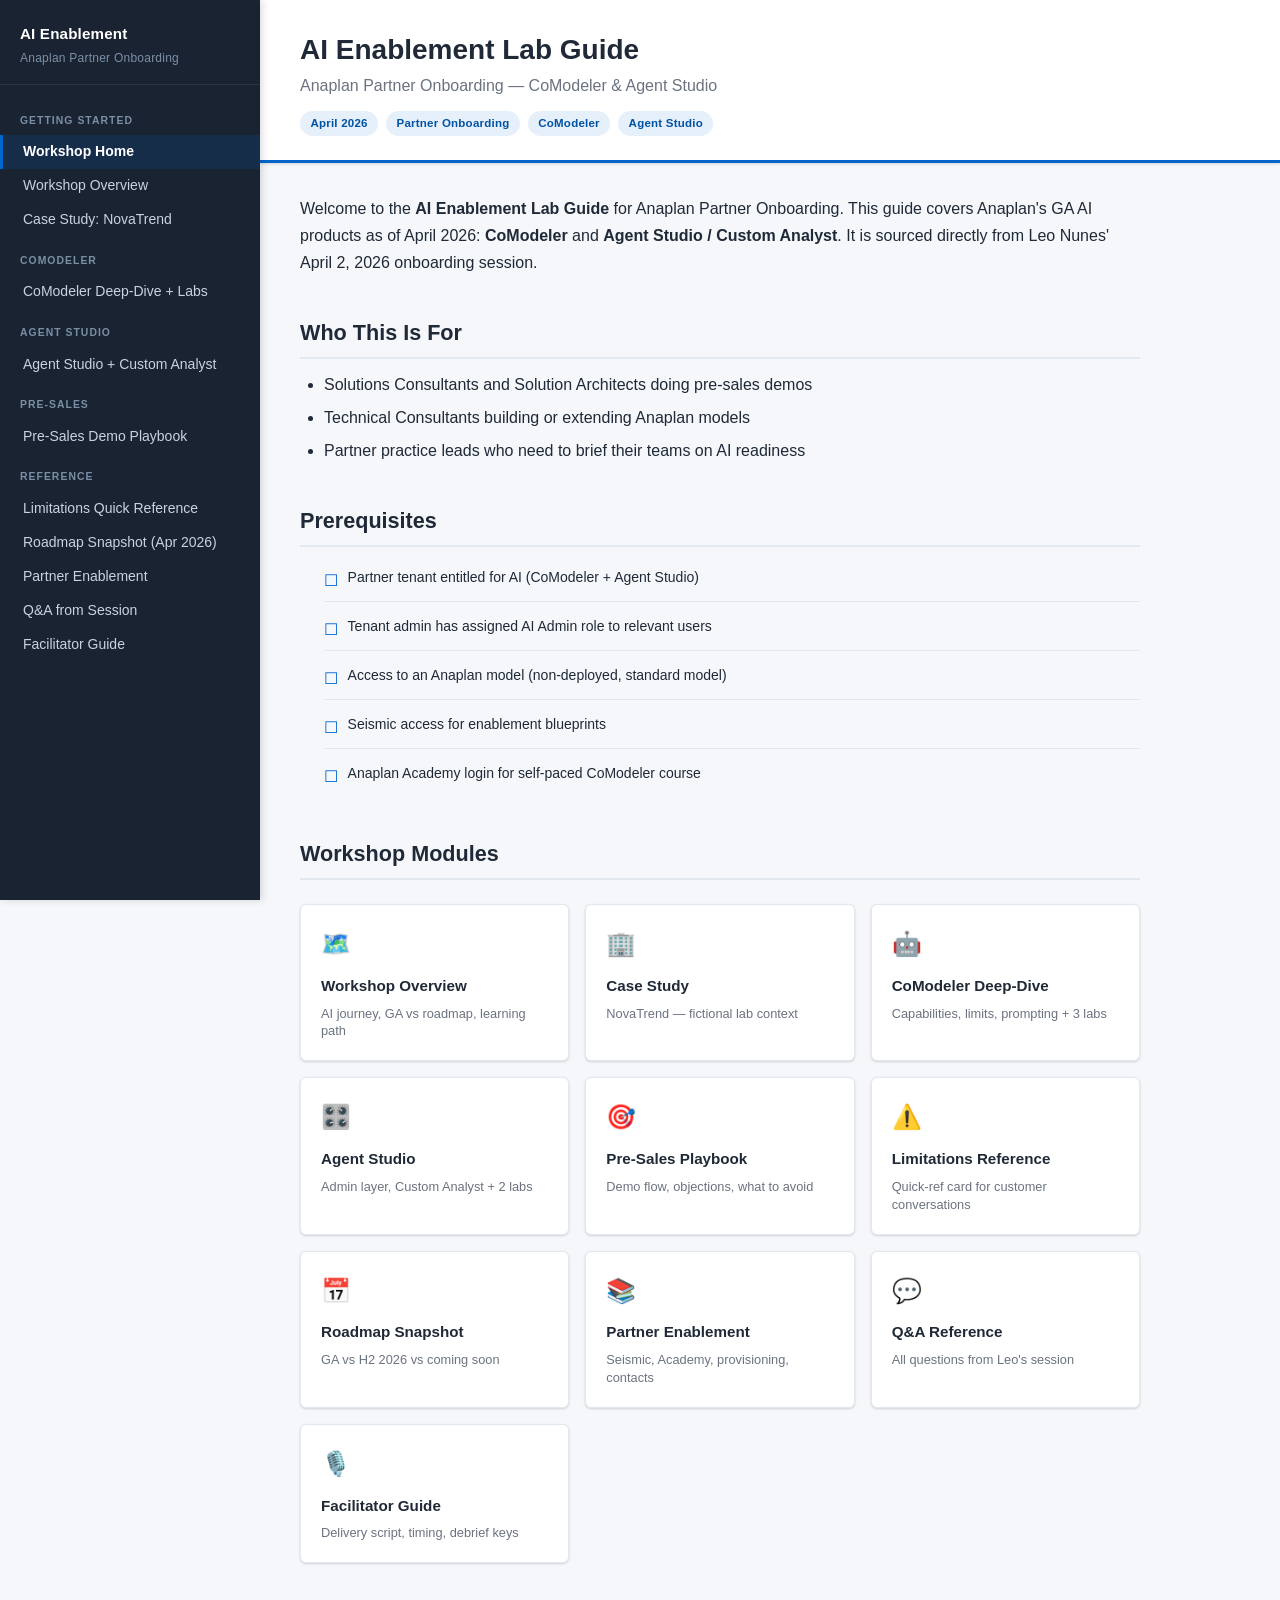
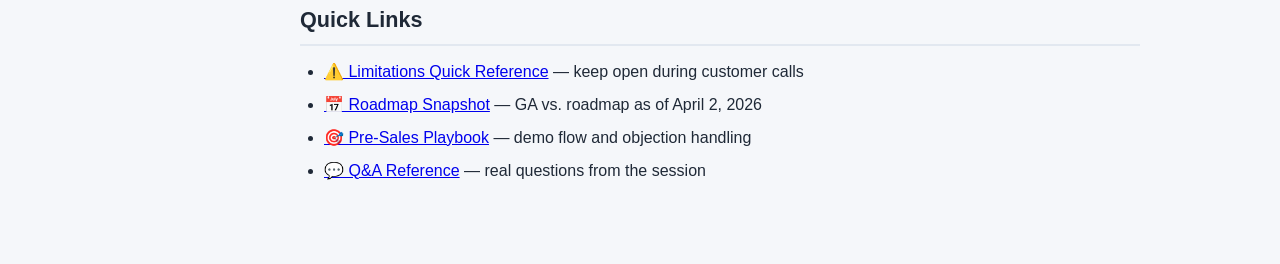
<file: index.html>
<!DOCTYPE html>
<html lang="en">
<head>
  <meta charset="UTF-8">
  <meta name="viewport" content="width=device-width, initial-scale=1.0">
  <title>AI Enablement Lab Guide — AI Enablement Lab Guide</title>
  <link rel="stylesheet" href="./css/style.css">
</head>
<body>
  <div class="mobile-header">
    <button id="hamburger">☰</button>
    <span>AI Enablement Lab Guide</span>
  </div>

  <nav class="sidebar">
    <div class="sidebar-header">
      <div class="sidebar-title">AI Enablement</div>
      <div class="sidebar-subtitle">Anaplan Partner Onboarding</div>
    </div>
    <ul class="nav-list">
      <li class="nav-section-title">Getting Started</li>
      <li><a class="nav-link active" href="./index.html">Workshop Home</a></li>
      <li><a class="nav-link" href="./01-overview.html">Workshop Overview</a></li>
      <li><a class="nav-link" href="./02-case-study.html">Case Study: NovaTrend</a></li>
      <li class="nav-section-title">CoModeler</li>
      <li><a class="nav-link" href="./03-comodeler.html">CoModeler Deep-Dive + Labs</a></li>
      <li class="nav-section-title">Agent Studio</li>
      <li><a class="nav-link" href="./04-agent-studio.html">Agent Studio + Custom Analyst</a></li>
      <li class="nav-section-title">Pre-Sales</li>
      <li><a class="nav-link" href="./05-presales-demo.html">Pre-Sales Demo Playbook</a></li>
      <li class="nav-section-title">Reference</li>
      <li><a class="nav-link" href="./06-limitations.html">Limitations Quick Reference</a></li>
      <li><a class="nav-link" href="./07-roadmap.html">Roadmap Snapshot (Apr 2026)</a></li>
      <li><a class="nav-link" href="./08-partner-enablement.html">Partner Enablement</a></li>
      <li><a class="nav-link" href="./09-qanda.html">Q&amp;A from Session</a></li>
      <li><a class="nav-link" href="./10-facilitator.html">Facilitator Guide</a></li>
    </ul>
  </nav>

  <main class="main-content">
    <div class="content-header">
      <h1>AI Enablement Lab Guide</h1>
      <p class="subtitle">Anaplan Partner Onboarding — CoModeler &amp; Agent Studio</p>
      <div class="badge-row">
        <span class="content-badge">April 2026</span>
        <span class="content-badge">Partner Onboarding</span>
        <span class="content-badge">CoModeler</span>
        <span class="content-badge">Agent Studio</span>
      </div>
    </div>
    <div class="content-body">

      <p>Welcome to the <strong>AI Enablement Lab Guide</strong> for Anaplan Partner Onboarding.
      This guide covers Anaplan's GA AI products as of April 2026: <strong>CoModeler</strong> and
      <strong>Agent Studio / Custom Analyst</strong>. It is sourced directly from Leo Nunes'
      April 2, 2026 onboarding session.</p>

      <h2>Who This Is For</h2>
      <ul>
        <li>Solutions Consultants and Solution Architects doing pre-sales demos</li>
        <li>Technical Consultants building or extending Anaplan models</li>
        <li>Partner practice leads who need to brief their teams on AI readiness</li>
      </ul>

      <h2>Prerequisites</h2>
      <ul class="checklist">
        <li>Partner tenant entitled for AI (CoModeler + Agent Studio)</li>
        <li>Tenant admin has assigned AI Admin role to relevant users</li>
        <li>Access to an Anaplan model (non-deployed, standard model)</li>
        <li>Seismic access for enablement blueprints</li>
        <li>Anaplan Academy login for self-paced CoModeler course</li>
      </ul>

      <h2>Workshop Modules</h2>
      <div class="module-grid">
        <a class="module-card" href="./01-overview.html">
          <div class="module-icon">🗺️</div>
          <div class="module-name">Workshop Overview</div>
          <div class="module-desc">AI journey, GA vs roadmap, learning path</div>
        </a>
        <a class="module-card" href="./02-case-study.html">
          <div class="module-icon">🏢</div>
          <div class="module-name">Case Study</div>
          <div class="module-desc">NovaTrend — fictional lab context</div>
        </a>
        <a class="module-card" href="./03-comodeler.html">
          <div class="module-icon">🤖</div>
          <div class="module-name">CoModeler Deep-Dive</div>
          <div class="module-desc">Capabilities, limits, prompting + 3 labs</div>
        </a>
        <a class="module-card" href="./04-agent-studio.html">
          <div class="module-icon">🎛️</div>
          <div class="module-name">Agent Studio</div>
          <div class="module-desc">Admin layer, Custom Analyst + 2 labs</div>
        </a>
        <a class="module-card" href="./05-presales-demo.html">
          <div class="module-icon">🎯</div>
          <div class="module-name">Pre-Sales Playbook</div>
          <div class="module-desc">Demo flow, objections, what to avoid</div>
        </a>
        <a class="module-card" href="./06-limitations.html">
          <div class="module-icon">⚠️</div>
          <div class="module-name">Limitations Reference</div>
          <div class="module-desc">Quick-ref card for customer conversations</div>
        </a>
        <a class="module-card" href="./07-roadmap.html">
          <div class="module-icon">📅</div>
          <div class="module-name">Roadmap Snapshot</div>
          <div class="module-desc">GA vs H2 2026 vs coming soon</div>
        </a>
        <a class="module-card" href="./08-partner-enablement.html">
          <div class="module-icon">📚</div>
          <div class="module-name">Partner Enablement</div>
          <div class="module-desc">Seismic, Academy, provisioning, contacts</div>
        </a>
        <a class="module-card" href="./09-qanda.html">
          <div class="module-icon">💬</div>
          <div class="module-name">Q&amp;A Reference</div>
          <div class="module-desc">All questions from Leo's session</div>
        </a>
        <a class="module-card" href="./10-facilitator.html">
          <div class="module-icon">🎙️</div>
          <div class="module-name">Facilitator Guide</div>
          <div class="module-desc">Delivery script, timing, debrief keys</div>
        </a>
      </div>

      <h2>Quick Links</h2>
      <ul>
        <li><a href="./06-limitations.html">⚠️ Limitations Quick Reference</a> — keep open during customer calls</li>
        <li><a href="./07-roadmap.html">📅 Roadmap Snapshot</a> — GA vs. roadmap as of April 2, 2026</li>
        <li><a href="./05-presales-demo.html">🎯 Pre-Sales Playbook</a> — demo flow and objection handling</li>
        <li><a href="./09-qanda.html">💬 Q&amp;A Reference</a> — real questions from the session</li>
      </ul>


    </div>
  </main>
  <script src="./js/nav.js"></script>
</body>
</html>
</file>
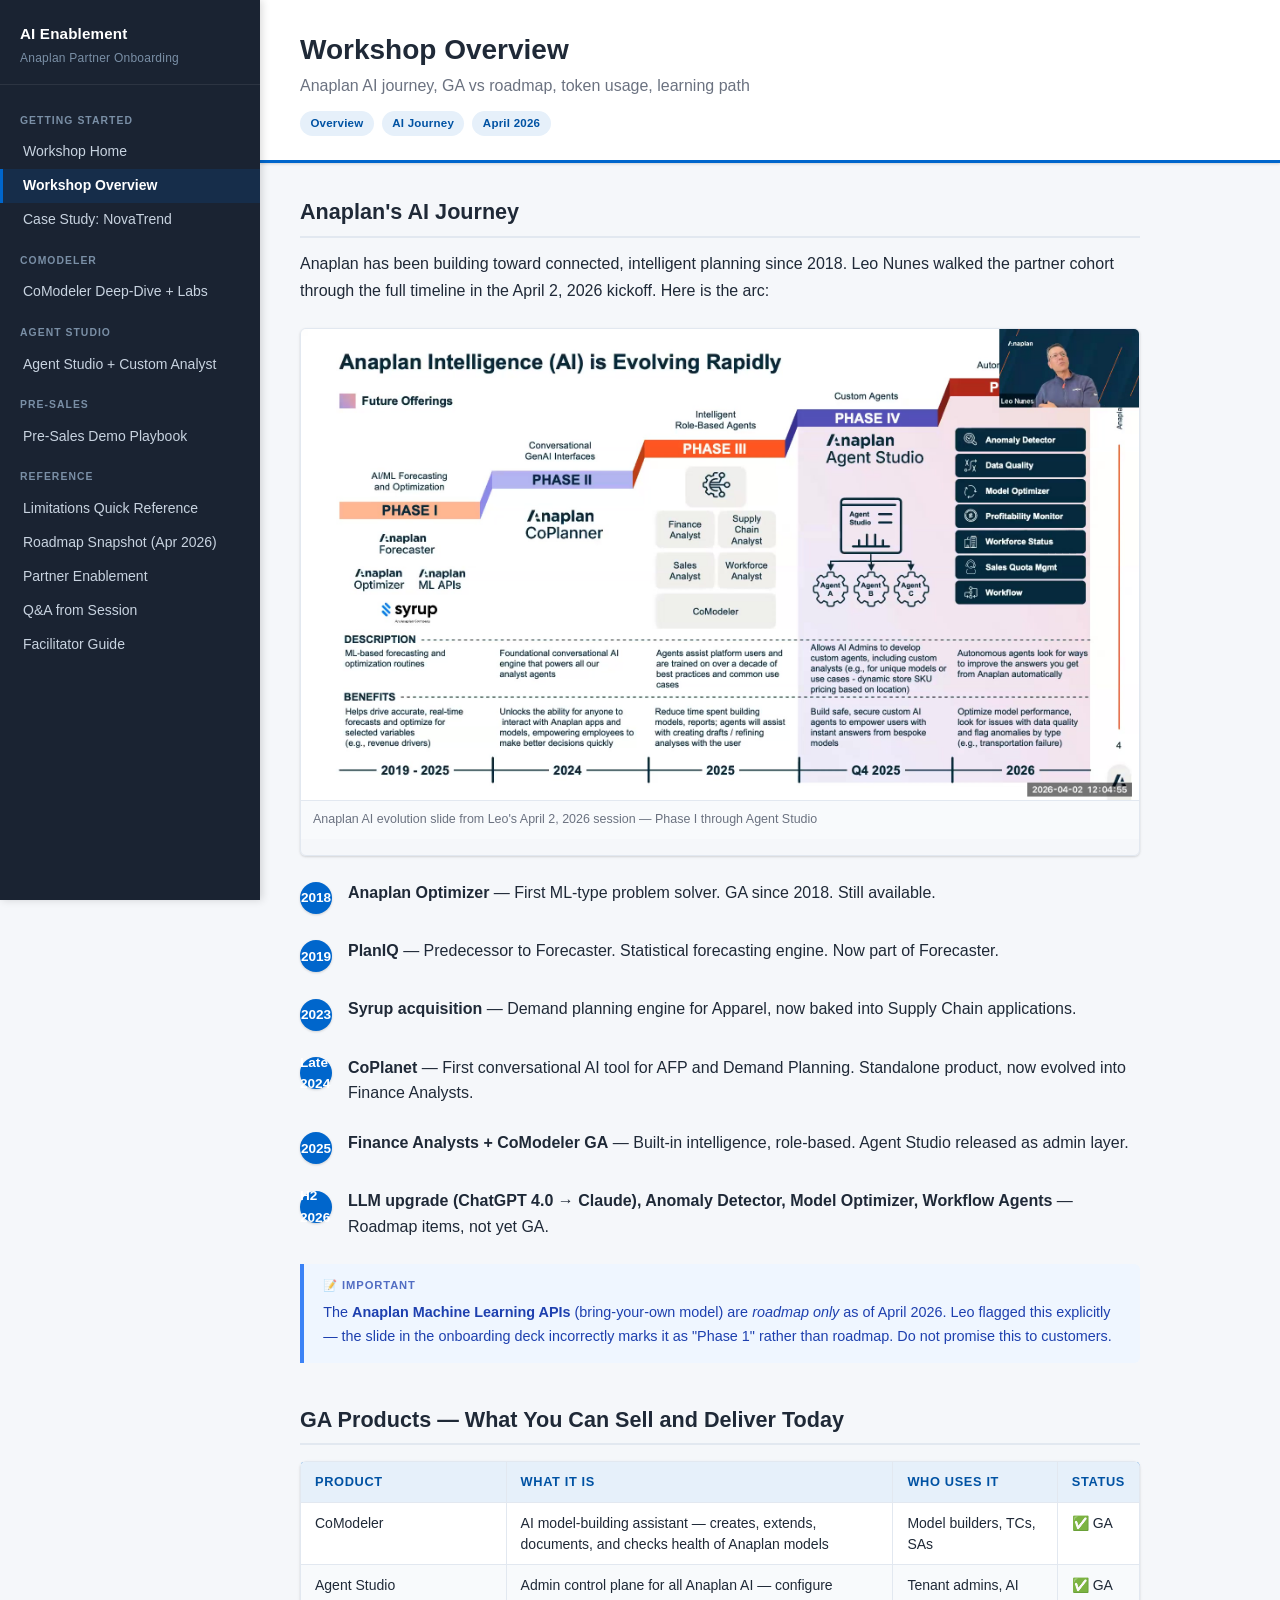
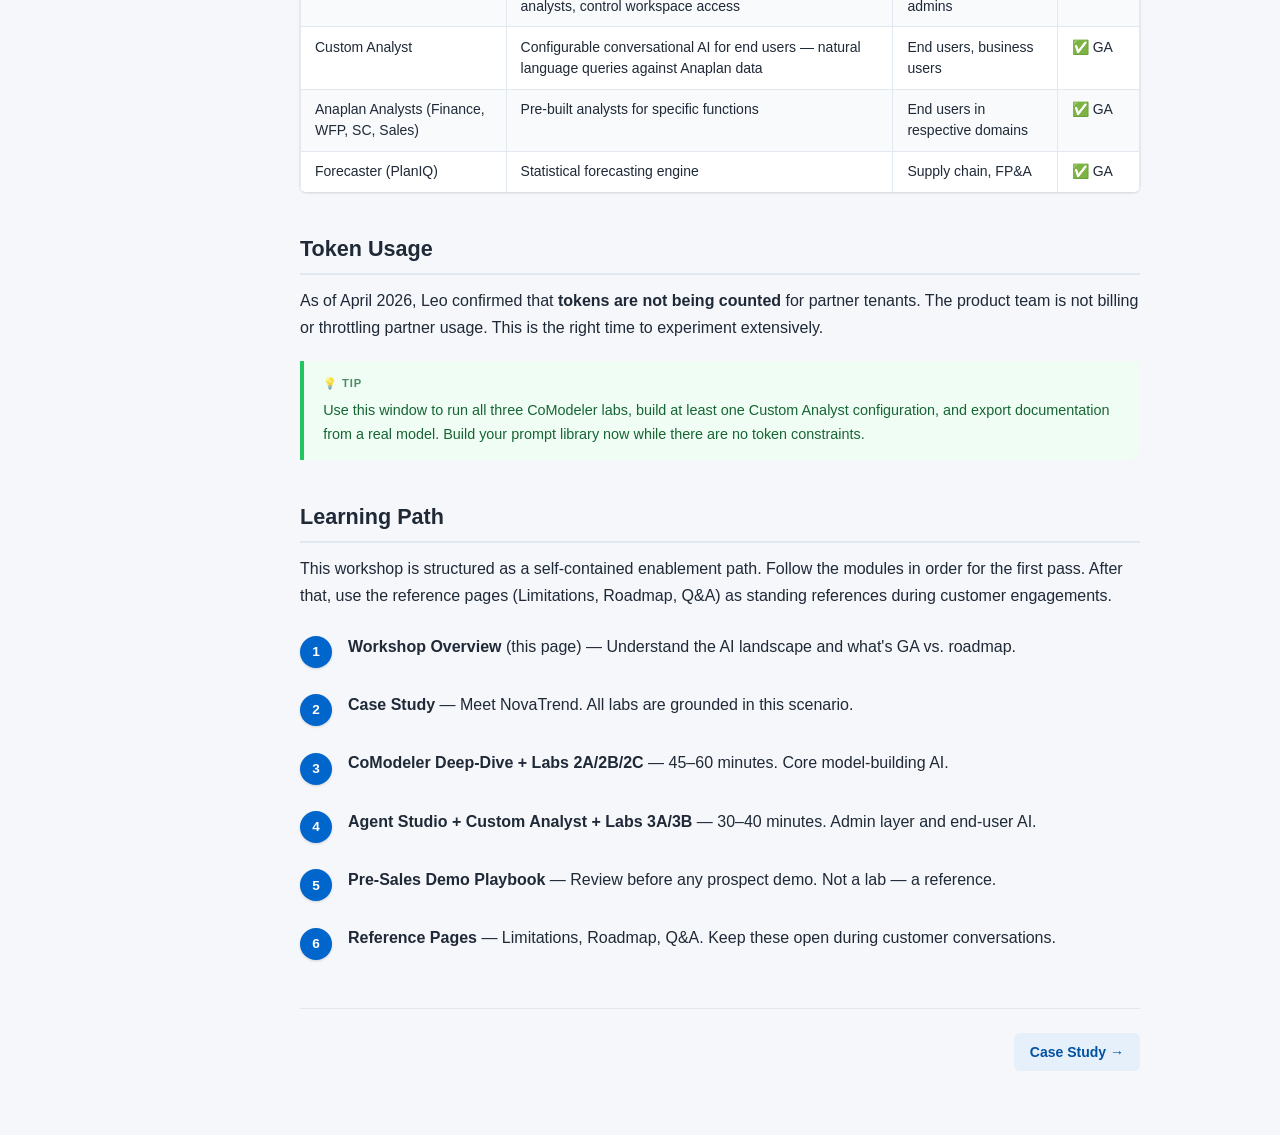
<file: 01-overview.html>
<!DOCTYPE html>
<html lang="en">
<head>
  <meta charset="UTF-8">
  <meta name="viewport" content="width=device-width, initial-scale=1.0">
  <title>Workshop Overview — AI Enablement Lab Guide</title>
  <link rel="stylesheet" href="./css/style.css">
</head>
<body>
  <div class="mobile-header">
    <button id="hamburger">☰</button>
    <span>AI Enablement Lab Guide</span>
  </div>

  <nav class="sidebar">
    <div class="sidebar-header">
      <div class="sidebar-title">AI Enablement</div>
      <div class="sidebar-subtitle">Anaplan Partner Onboarding</div>
    </div>
    <ul class="nav-list">
      <li class="nav-section-title">Getting Started</li>
      <li><a class="nav-link" href="./index.html">Workshop Home</a></li>
      <li><a class="nav-link active" href="./01-overview.html">Workshop Overview</a></li>
      <li><a class="nav-link" href="./02-case-study.html">Case Study: NovaTrend</a></li>
      <li class="nav-section-title">CoModeler</li>
      <li><a class="nav-link" href="./03-comodeler.html">CoModeler Deep-Dive + Labs</a></li>
      <li class="nav-section-title">Agent Studio</li>
      <li><a class="nav-link" href="./04-agent-studio.html">Agent Studio + Custom Analyst</a></li>
      <li class="nav-section-title">Pre-Sales</li>
      <li><a class="nav-link" href="./05-presales-demo.html">Pre-Sales Demo Playbook</a></li>
      <li class="nav-section-title">Reference</li>
      <li><a class="nav-link" href="./06-limitations.html">Limitations Quick Reference</a></li>
      <li><a class="nav-link" href="./07-roadmap.html">Roadmap Snapshot (Apr 2026)</a></li>
      <li><a class="nav-link" href="./08-partner-enablement.html">Partner Enablement</a></li>
      <li><a class="nav-link" href="./09-qanda.html">Q&amp;A from Session</a></li>
      <li><a class="nav-link" href="./10-facilitator.html">Facilitator Guide</a></li>
    </ul>
  </nav>

  <main class="main-content">
    <div class="content-header">
      <h1>Workshop Overview</h1>
      <p class="subtitle">Anaplan AI journey, GA vs roadmap, token usage, learning path</p>
      <div class="badge-row">
        <span class="content-badge">Overview</span>
        <span class="content-badge">AI Journey</span>
        <span class="content-badge">April 2026</span>
      </div>
    </div>
    <div class="content-body">

      <h2>Anaplan's AI Journey</h2>
      <p>Anaplan has been building toward connected, intelligent planning since 2018. Leo Nunes walked the partner cohort through the full timeline in the April 2, 2026 kickoff. Here is the arc:</p>

      <div class="screenshot-wrap">
        <img src="./img/ss-0120.jpg" alt="Anaplan AI Evolution — roadmap from 2019 to Agent Studio" class="screenshot">
        <p class="screenshot-caption">Anaplan AI evolution slide from Leo's April 2, 2026 session — Phase I through Agent Studio</p>
      </div>


      <div class="step">
        <div class="step-badge">2018</div>
        <div class="step-content"><strong>Anaplan Optimizer</strong> — First ML-type problem solver. GA since 2018. Still available.</div>
      </div>
      <div class="step">
        <div class="step-badge">2019</div>
        <div class="step-content"><strong>PlanIQ</strong> — Predecessor to Forecaster. Statistical forecasting engine. Now part of Forecaster.</div>
      </div>
      <div class="step">
        <div class="step-badge">2023</div>
        <div class="step-content"><strong>Syrup acquisition</strong> — Demand planning engine for Apparel, now baked into Supply Chain applications.</div>
      </div>
      <div class="step">
        <div class="step-badge">Late 2024</div>
        <div class="step-content"><strong>CoPlanet</strong> — First conversational AI tool for AFP and Demand Planning. Standalone product, now evolved into Finance Analysts.</div>
      </div>
      <div class="step">
        <div class="step-badge">2025</div>
        <div class="step-content"><strong>Finance Analysts + CoModeler GA</strong> — Built-in intelligence, role-based. Agent Studio released as admin layer.</div>
      </div>
      <div class="step">
        <div class="step-badge">H2 2026</div>
        <div class="step-content"><strong>LLM upgrade (ChatGPT 4.0 → Claude), Anomaly Detector, Model Optimizer, Workflow Agents</strong> — Roadmap items, not yet GA.</div>
      </div>

      <div class="callout-note">
        <span class="callout-label">📝 Important</span>
        <p>The <strong>Anaplan Machine Learning APIs</strong> (bring-your-own model) are <em>roadmap only</em> as of April 2026. Leo flagged this explicitly — the slide in the onboarding deck incorrectly marks it as "Phase 1" rather than roadmap. Do not promise this to customers.</p>
      </div>

      <h2>GA Products — What You Can Sell and Deliver Today</h2>
            <div class="table-wrap">
        <table>
          <thead><tr><th>Product</th><th>What It Is</th><th>Who Uses It</th><th>Status</th></tr></thead>
          <tbody>
        <tr><td>CoModeler</td><td>AI model-building assistant — creates, extends, documents, and checks health of Anaplan models</td><td>Model builders, TCs, SAs</td><td>✅ GA</td></tr>
        <tr><td>Agent Studio</td><td>Admin control plane for all Anaplan AI — configure analysts, control workspace access</td><td>Tenant admins, AI admins</td><td>✅ GA</td></tr>
        <tr><td>Custom Analyst</td><td>Configurable conversational AI for end users — natural language queries against Anaplan data</td><td>End users, business users</td><td>✅ GA</td></tr>
        <tr><td>Anaplan Analysts (Finance, WFP, SC, Sales)</td><td>Pre-built analysts for specific functions</td><td>End users in respective domains</td><td>✅ GA</td></tr>
        <tr><td>Forecaster (PlanIQ)</td><td>Statistical forecasting engine</td><td>Supply chain, FP&A</td><td>✅ GA</td></tr>
          </tbody>
        </table>
      </div>

      <h2>Token Usage</h2>
      <p>As of April 2026, Leo confirmed that <strong>tokens are not being counted</strong> for partner tenants. The product team is not billing or throttling partner usage. This is the right time to experiment extensively.</p>

      <div class="callout-tip">
        <span class="callout-label">💡 Tip</span>
        <p>Use this window to run all three CoModeler labs, build at least one Custom Analyst configuration, and export documentation from a real model. Build your prompt library now while there are no token constraints.</p>
      </div>

      <h2>Learning Path</h2>
      <p>This workshop is structured as a self-contained enablement path. Follow the modules in order for the first pass. After that, use the reference pages (Limitations, Roadmap, Q&amp;A) as standing references during customer engagements.</p>

      <div class="step">
        <div class="step-badge">1</div>
        <div class="step-content"><strong>Workshop Overview</strong> (this page) — Understand the AI landscape and what's GA vs. roadmap.</div>
      </div>
      <div class="step">
        <div class="step-badge">2</div>
        <div class="step-content"><strong>Case Study</strong> — Meet NovaTrend. All labs are grounded in this scenario.</div>
      </div>
      <div class="step">
        <div class="step-badge">3</div>
        <div class="step-content"><strong>CoModeler Deep-Dive + Labs 2A/2B/2C</strong> — 45–60 minutes. Core model-building AI.</div>
      </div>
      <div class="step">
        <div class="step-badge">4</div>
        <div class="step-content"><strong>Agent Studio + Custom Analyst + Labs 3A/3B</strong> — 30–40 minutes. Admin layer and end-user AI.</div>
      </div>
      <div class="step">
        <div class="step-badge">5</div>
        <div class="step-content"><strong>Pre-Sales Demo Playbook</strong> — Review before any prospect demo. Not a lab — a reference.</div>
      </div>
      <div class="step">
        <div class="step-badge">6</div>
        <div class="step-content"><strong>Reference Pages</strong> — Limitations, Roadmap, Q&amp;A. Keep these open during customer conversations.</div>
      </div>

      <div class="prevnext-nav">
      <span></span>
      <a class="prevnext-next" href="./02-case-study.html">Case Study &rarr;</a>
      </div>
    </div>
  </main>
  <script src="./js/nav.js"></script>
</body>
</html>
</file>
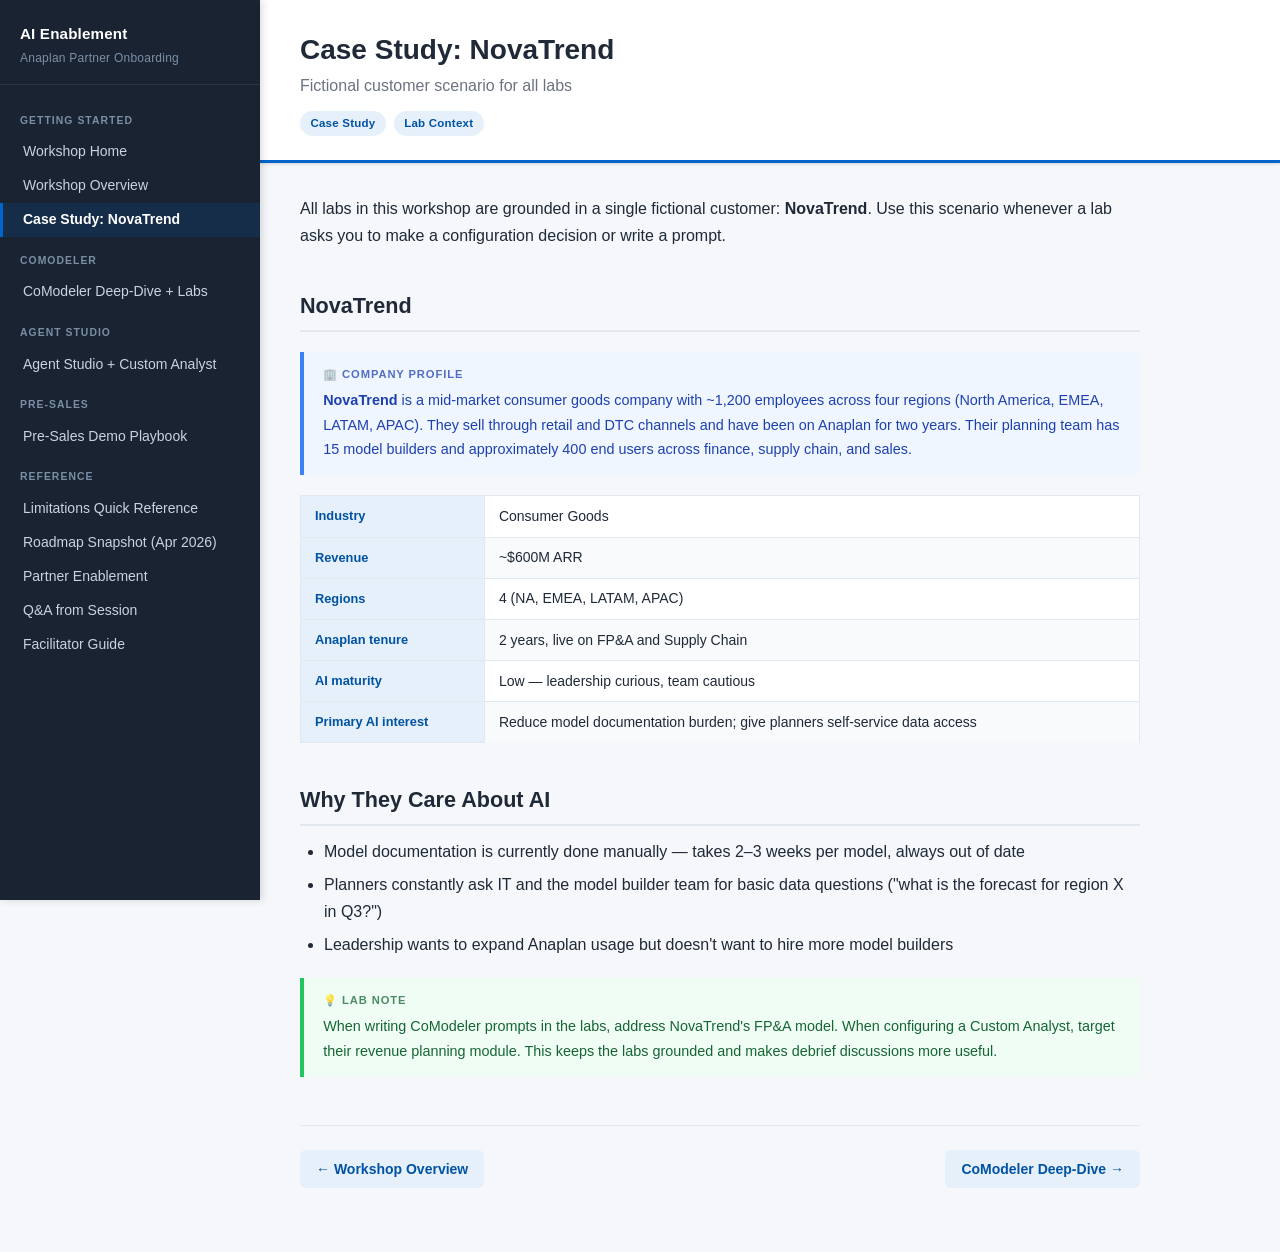
<file: 02-case-study.html>
<!DOCTYPE html>
<html lang="en">
<head>
  <meta charset="UTF-8">
  <meta name="viewport" content="width=device-width, initial-scale=1.0">
  <title>Case Study — NovaTrend — AI Enablement Lab Guide</title>
  <link rel="stylesheet" href="./css/style.css">
</head>
<body>
  <div class="mobile-header">
    <button id="hamburger">☰</button>
    <span>AI Enablement Lab Guide</span>
  </div>

  <nav class="sidebar">
    <div class="sidebar-header">
      <div class="sidebar-title">AI Enablement</div>
      <div class="sidebar-subtitle">Anaplan Partner Onboarding</div>
    </div>
    <ul class="nav-list">
      <li class="nav-section-title">Getting Started</li>
      <li><a class="nav-link" href="./index.html">Workshop Home</a></li>
      <li><a class="nav-link" href="./01-overview.html">Workshop Overview</a></li>
      <li><a class="nav-link active" href="./02-case-study.html">Case Study: NovaTrend</a></li>
      <li class="nav-section-title">CoModeler</li>
      <li><a class="nav-link" href="./03-comodeler.html">CoModeler Deep-Dive + Labs</a></li>
      <li class="nav-section-title">Agent Studio</li>
      <li><a class="nav-link" href="./04-agent-studio.html">Agent Studio + Custom Analyst</a></li>
      <li class="nav-section-title">Pre-Sales</li>
      <li><a class="nav-link" href="./05-presales-demo.html">Pre-Sales Demo Playbook</a></li>
      <li class="nav-section-title">Reference</li>
      <li><a class="nav-link" href="./06-limitations.html">Limitations Quick Reference</a></li>
      <li><a class="nav-link" href="./07-roadmap.html">Roadmap Snapshot (Apr 2026)</a></li>
      <li><a class="nav-link" href="./08-partner-enablement.html">Partner Enablement</a></li>
      <li><a class="nav-link" href="./09-qanda.html">Q&amp;A from Session</a></li>
      <li><a class="nav-link" href="./10-facilitator.html">Facilitator Guide</a></li>
    </ul>
  </nav>

  <main class="main-content">
    <div class="content-header">
      <h1>Case Study: NovaTrend</h1>
      <p class="subtitle">Fictional customer scenario for all labs</p>
      <div class="badge-row">
        <span class="content-badge">Case Study</span>
        <span class="content-badge">Lab Context</span>
      </div>
    </div>
    <div class="content-body">

      <p>All labs in this workshop are grounded in a single fictional customer: <strong>NovaTrend</strong>. Use this scenario whenever a lab asks you to make a configuration decision or write a prompt.</p>

      <h2>NovaTrend</h2>

      <div class="callout-note">
        <span class="callout-label">🏢 Company Profile</span>
        <p><strong>NovaTrend</strong> is a mid-market consumer goods company with ~1,200 employees across four regions (North America, EMEA, LATAM, APAC). They sell through retail and DTC channels and have been on Anaplan for two years. Their planning team has 15 model builders and approximately 400 end users across finance, supply chain, and sales.</p>
      </div>

      <table>
        <tbody>
          <tr><th>Industry</th><td>Consumer Goods</td></tr>
          <tr><th>Revenue</th><td>~$600M ARR</td></tr>
          <tr><th>Regions</th><td>4 (NA, EMEA, LATAM, APAC)</td></tr>
          <tr><th>Anaplan tenure</th><td>2 years, live on FP&amp;A and Supply Chain</td></tr>
          <tr><th>AI maturity</th><td>Low — leadership curious, team cautious</td></tr>
          <tr><th>Primary AI interest</th><td>Reduce model documentation burden; give planners self-service data access</td></tr>
        </tbody>
      </table>

      <h2>Why They Care About AI</h2>
      <ul>
        <li>Model documentation is currently done manually — takes 2–3 weeks per model, always out of date</li>
        <li>Planners constantly ask IT and the model builder team for basic data questions ("what is the forecast for region X in Q3?")</li>
        <li>Leadership wants to expand Anaplan usage but doesn't want to hire more model builders</li>
      </ul>

      <div class="callout-tip">
        <span class="callout-label">💡 Lab Note</span>
        <p>When writing CoModeler prompts in the labs, address NovaTrend's FP&amp;A model. When configuring a Custom Analyst, target their revenue planning module. This keeps the labs grounded and makes debrief discussions more useful.</p>
      </div>

      <div class="prevnext-nav">
      <a class="prevnext-prev" href="./01-overview.html">&larr; Workshop Overview</a>
      <a class="prevnext-next" href="./03-comodeler.html">CoModeler Deep-Dive &rarr;</a>
      </div>
    </div>
  </main>
  <script src="./js/nav.js"></script>
</body>
</html>
</file>
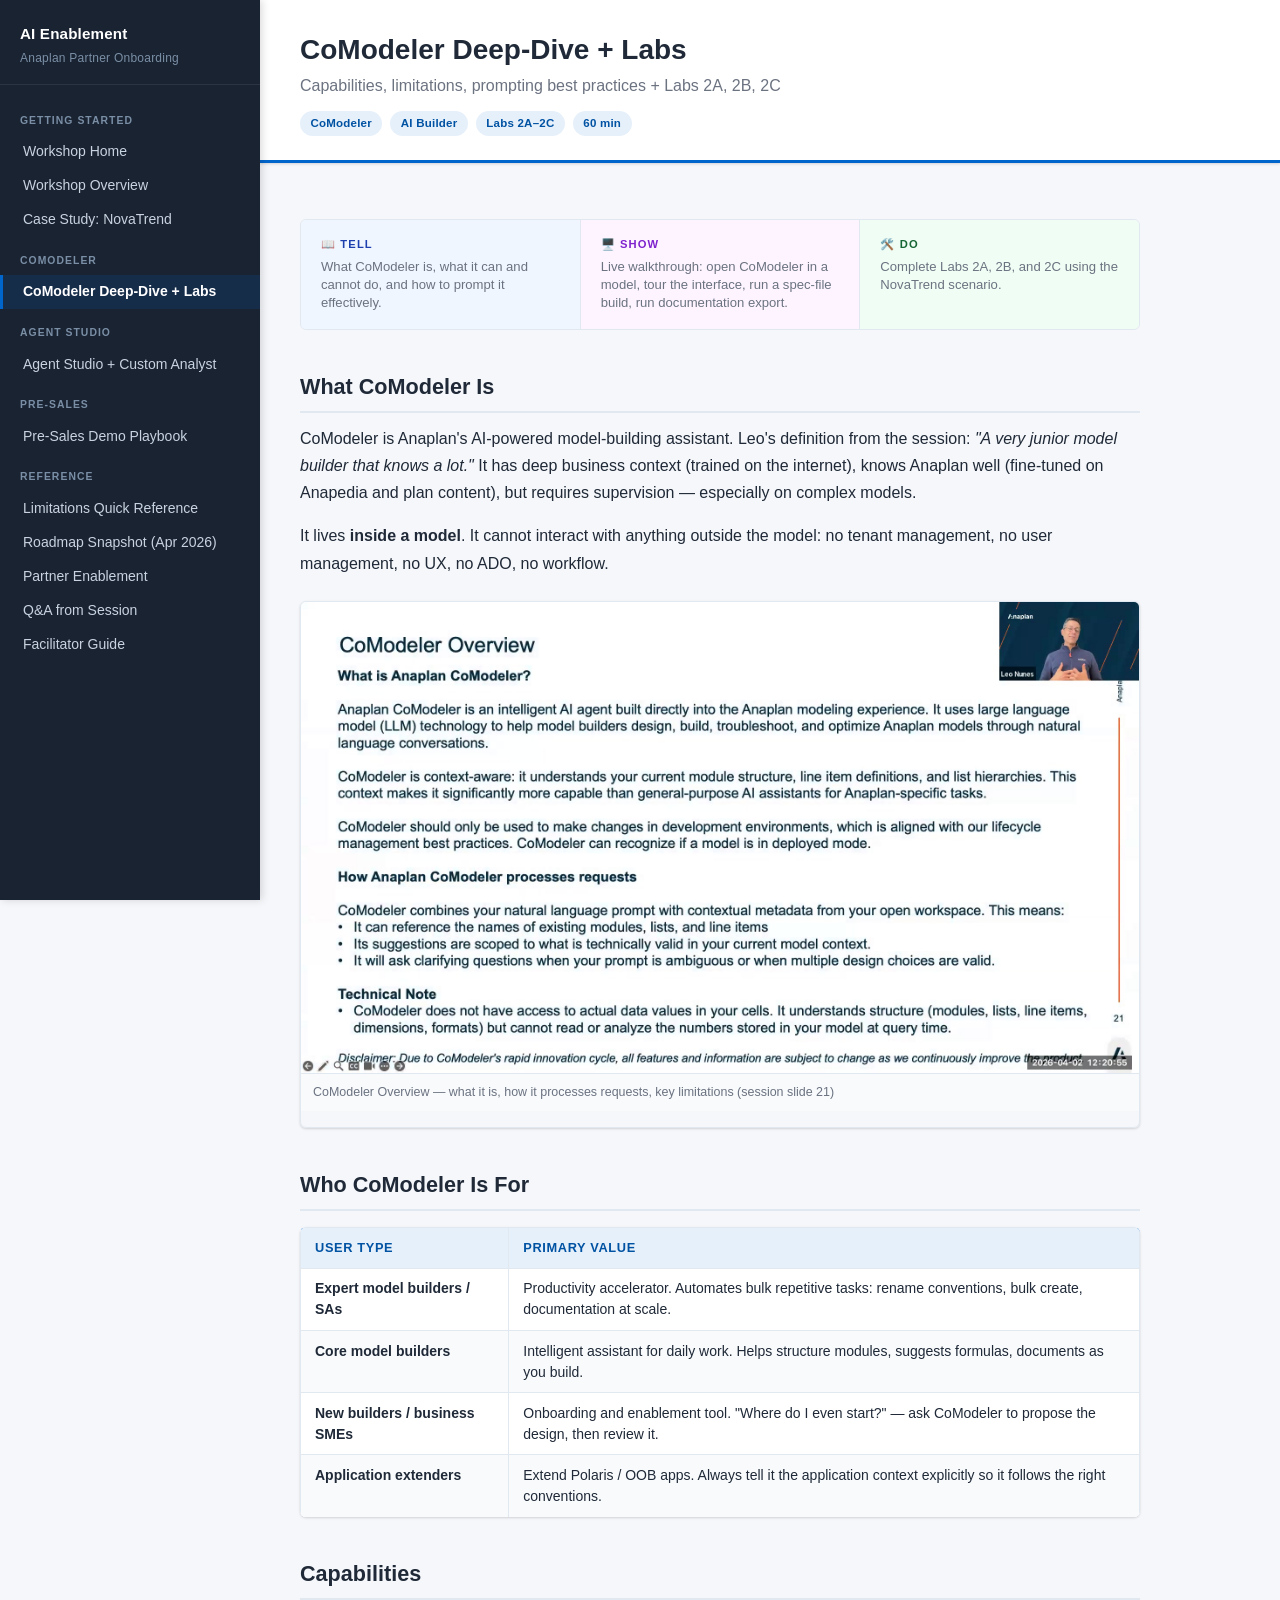
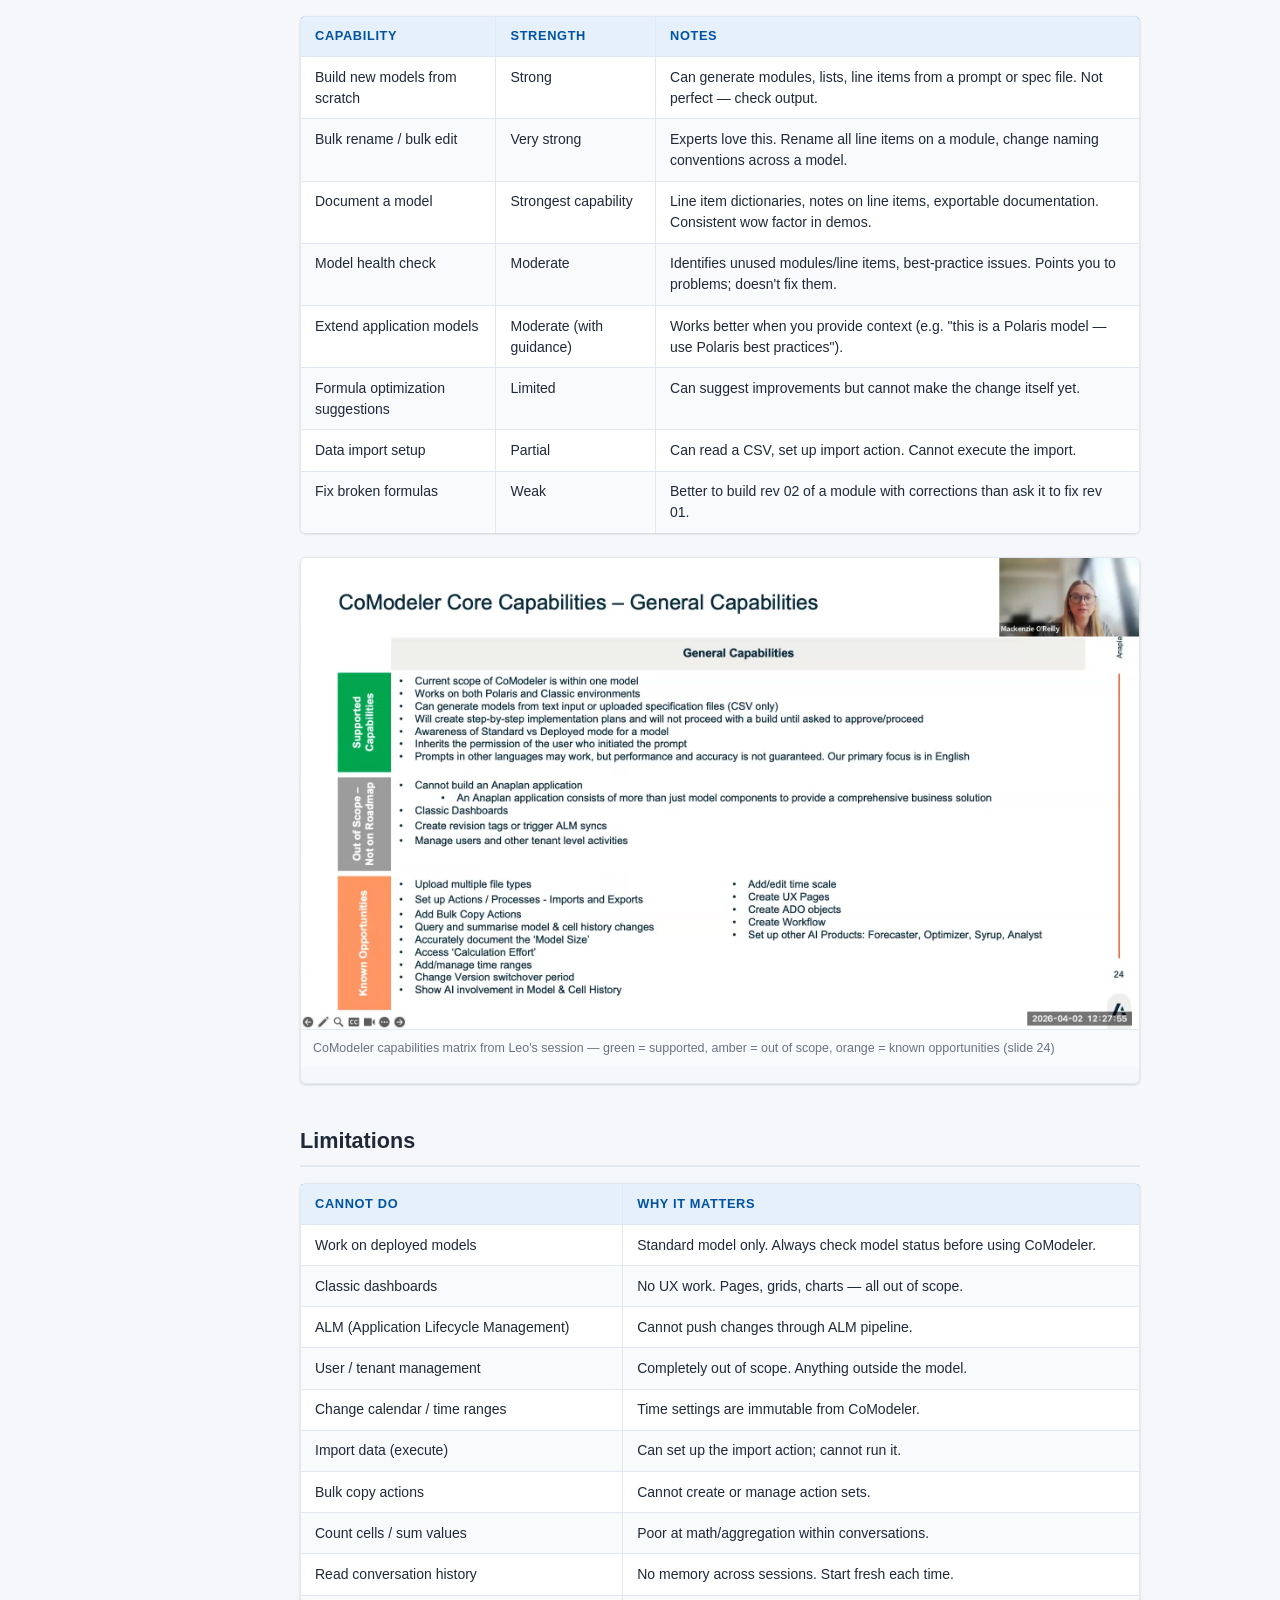
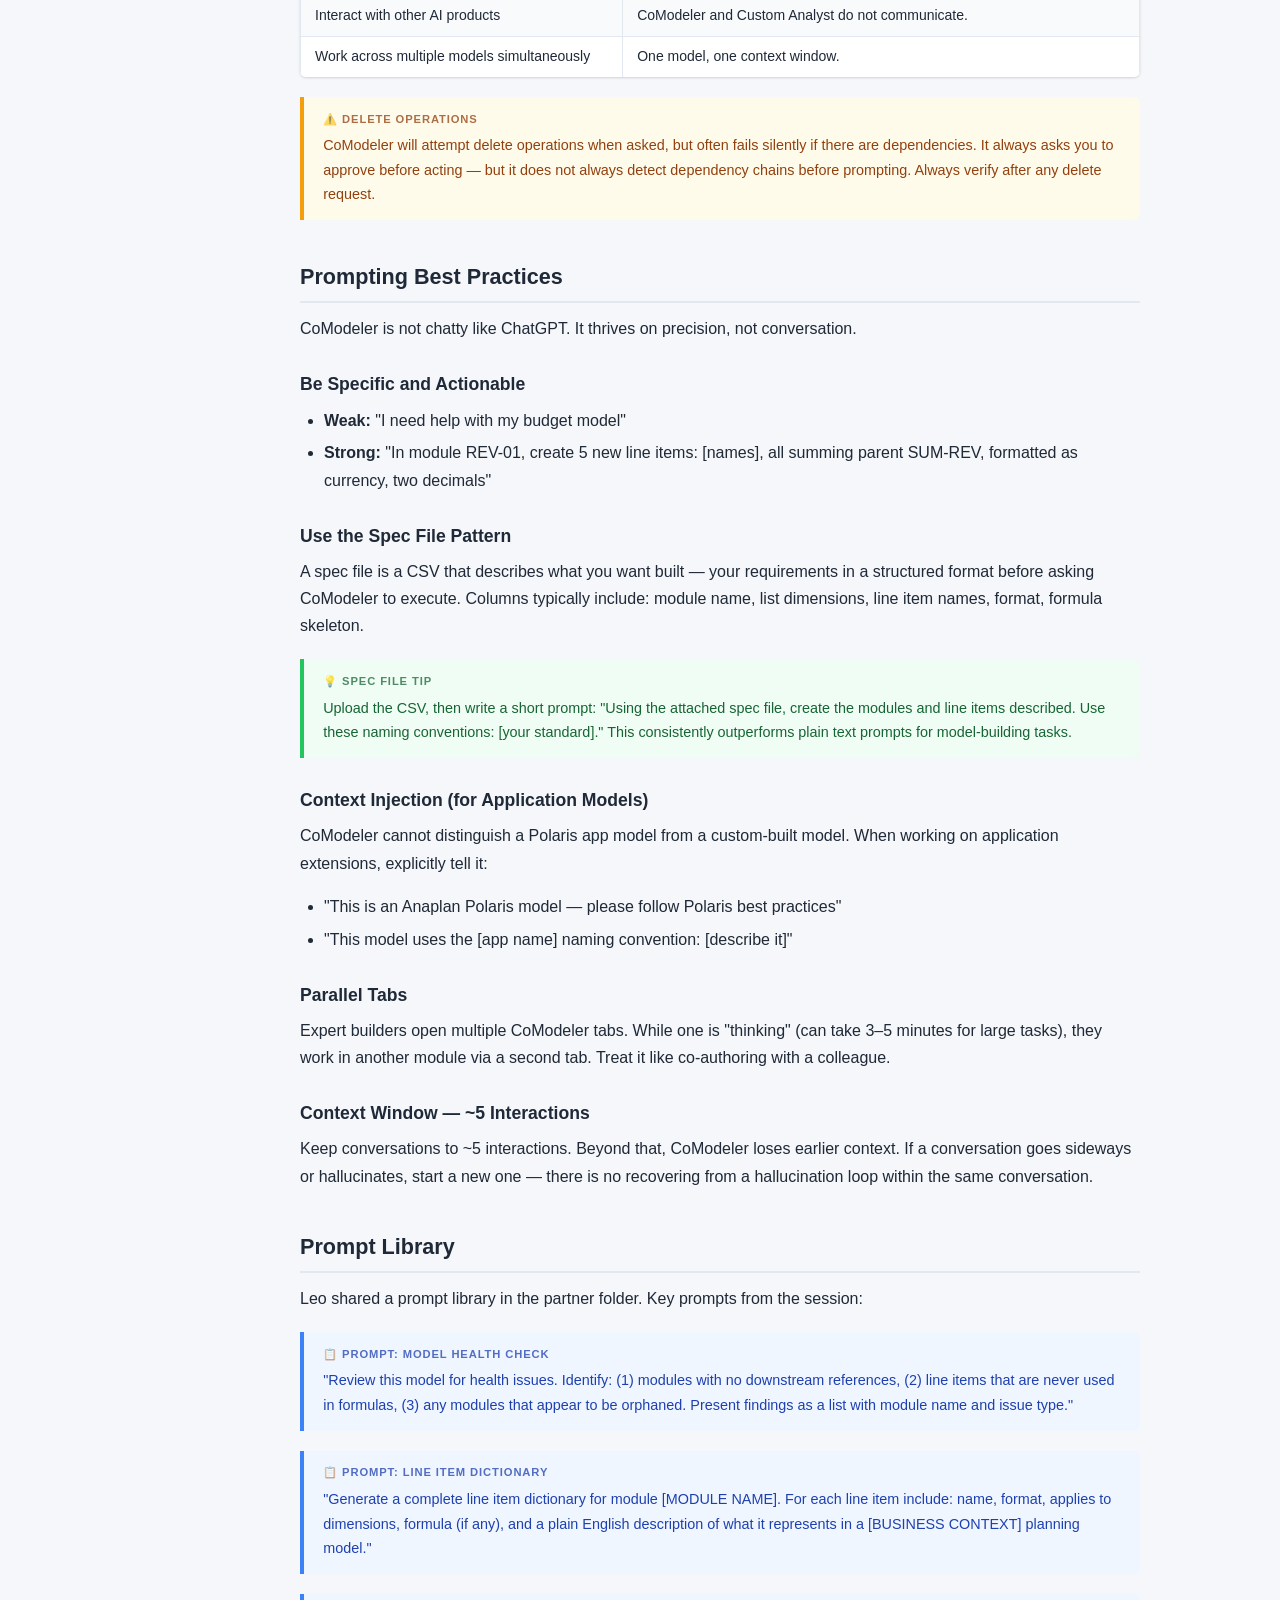
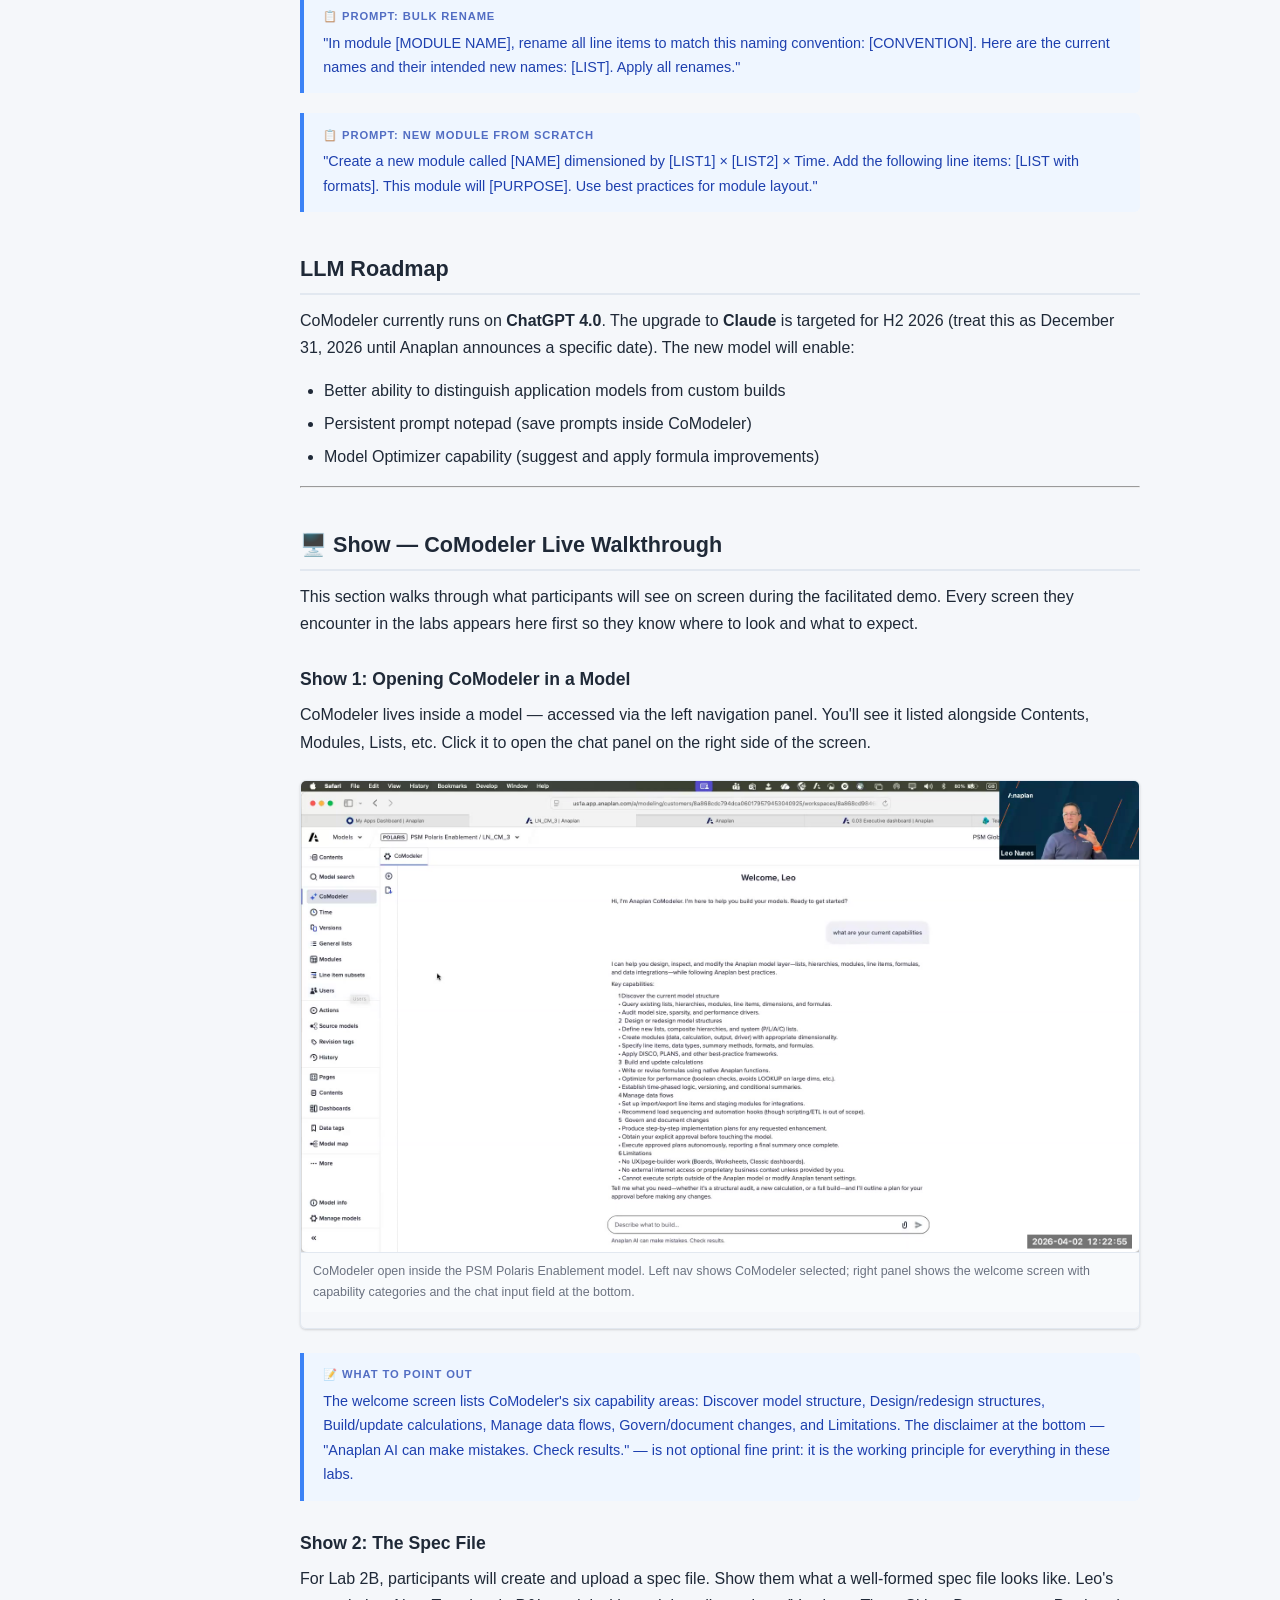
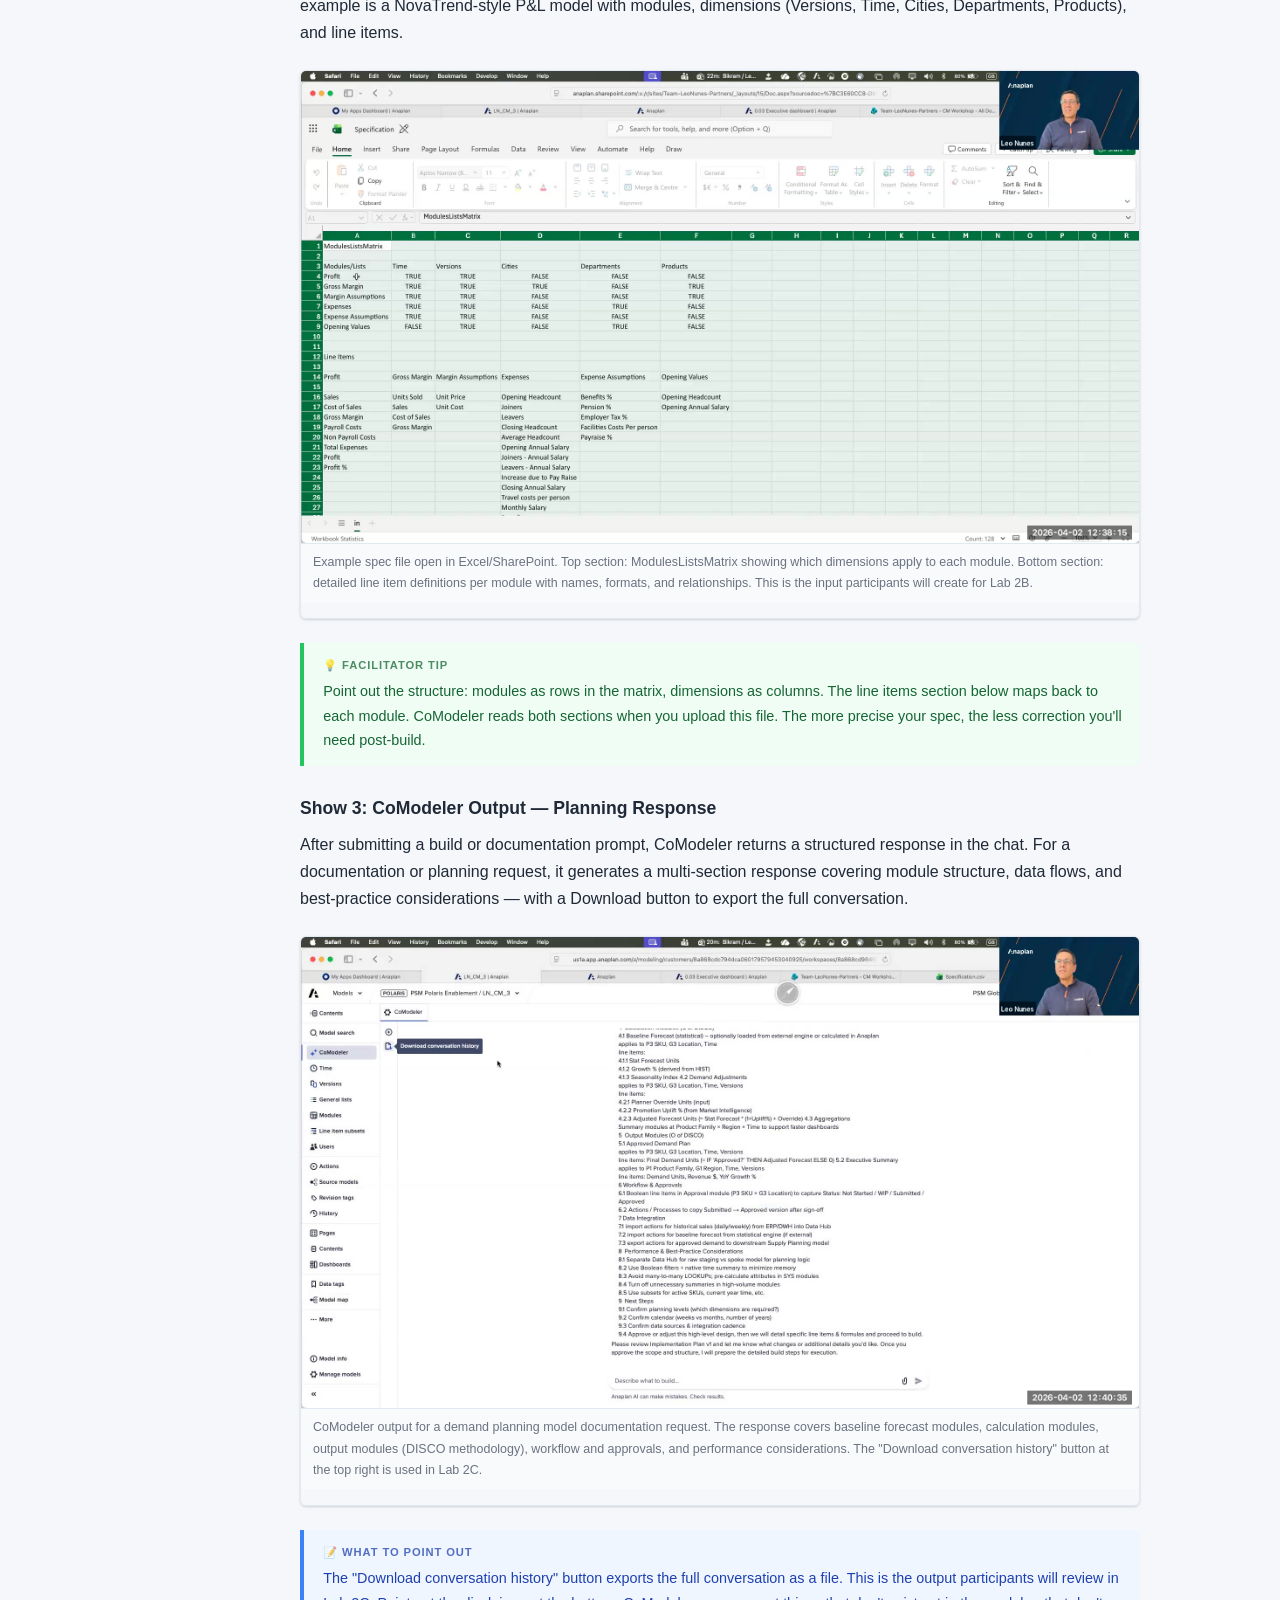
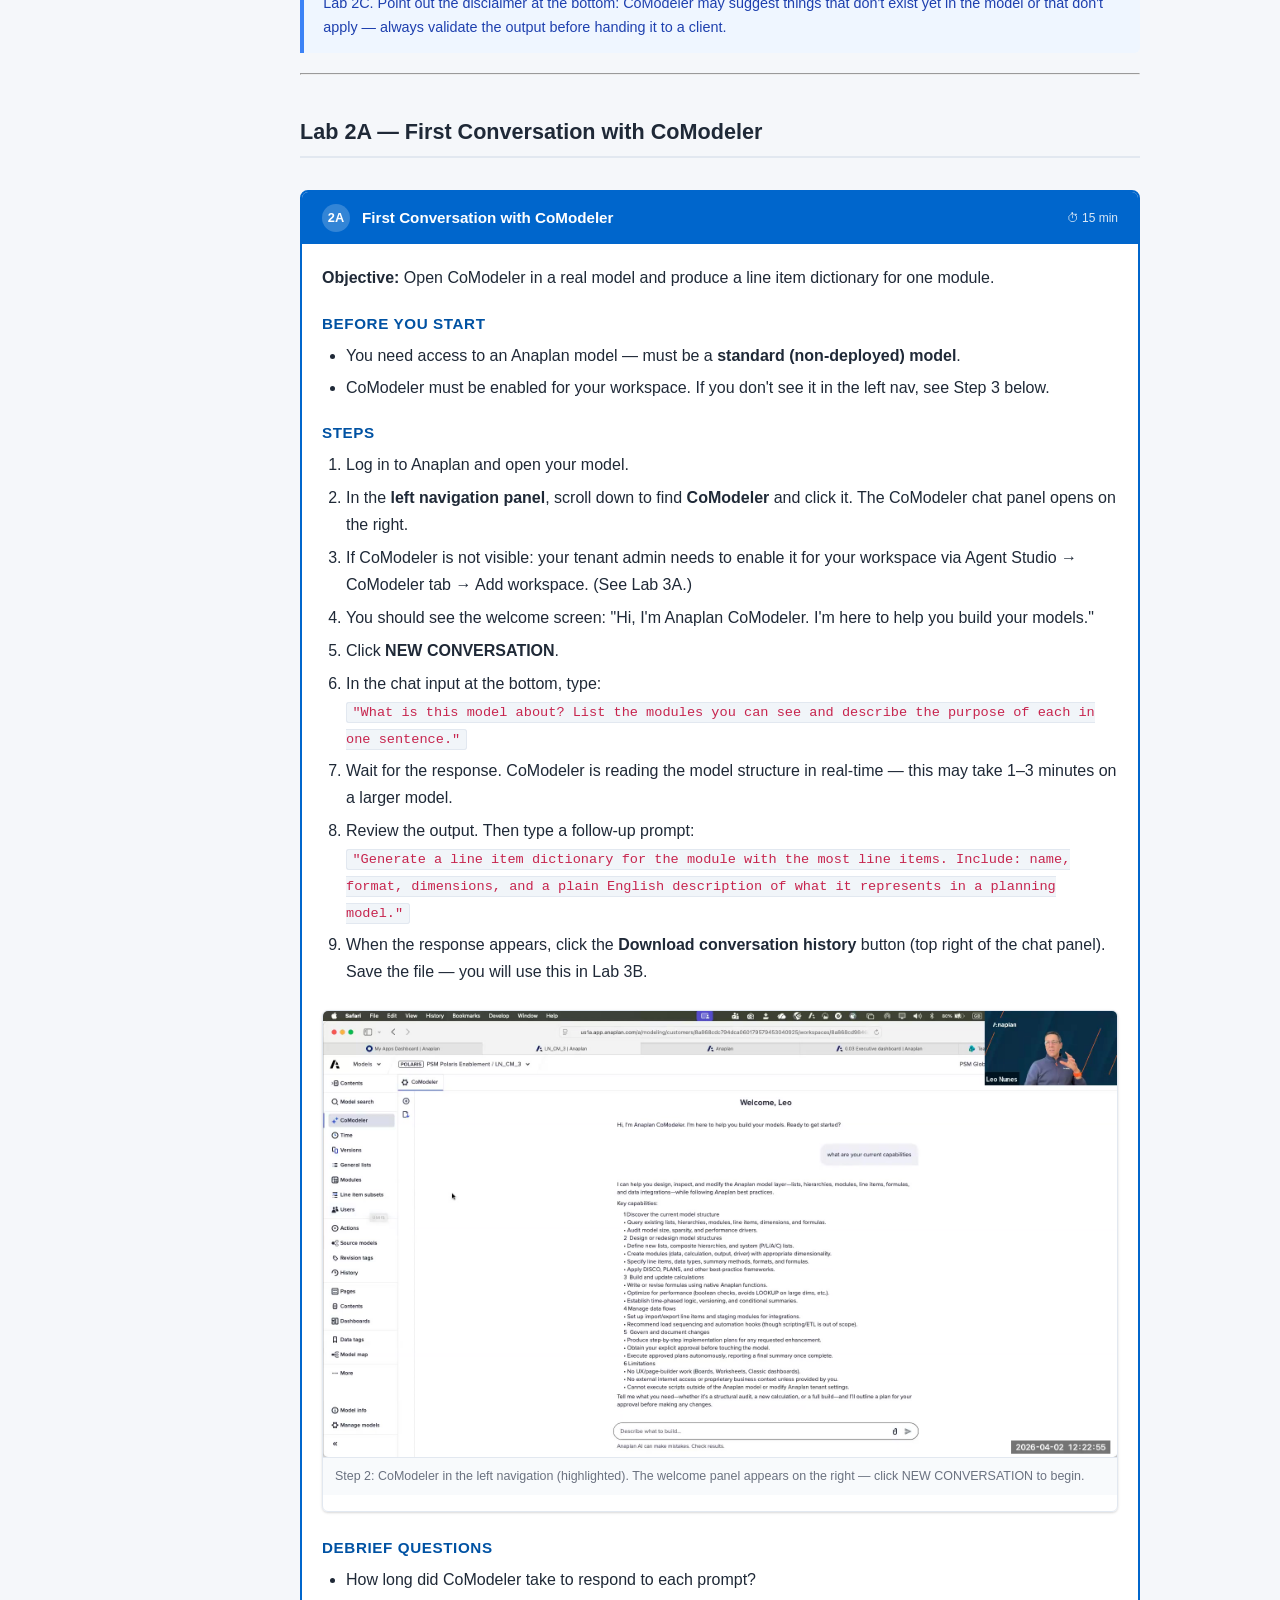
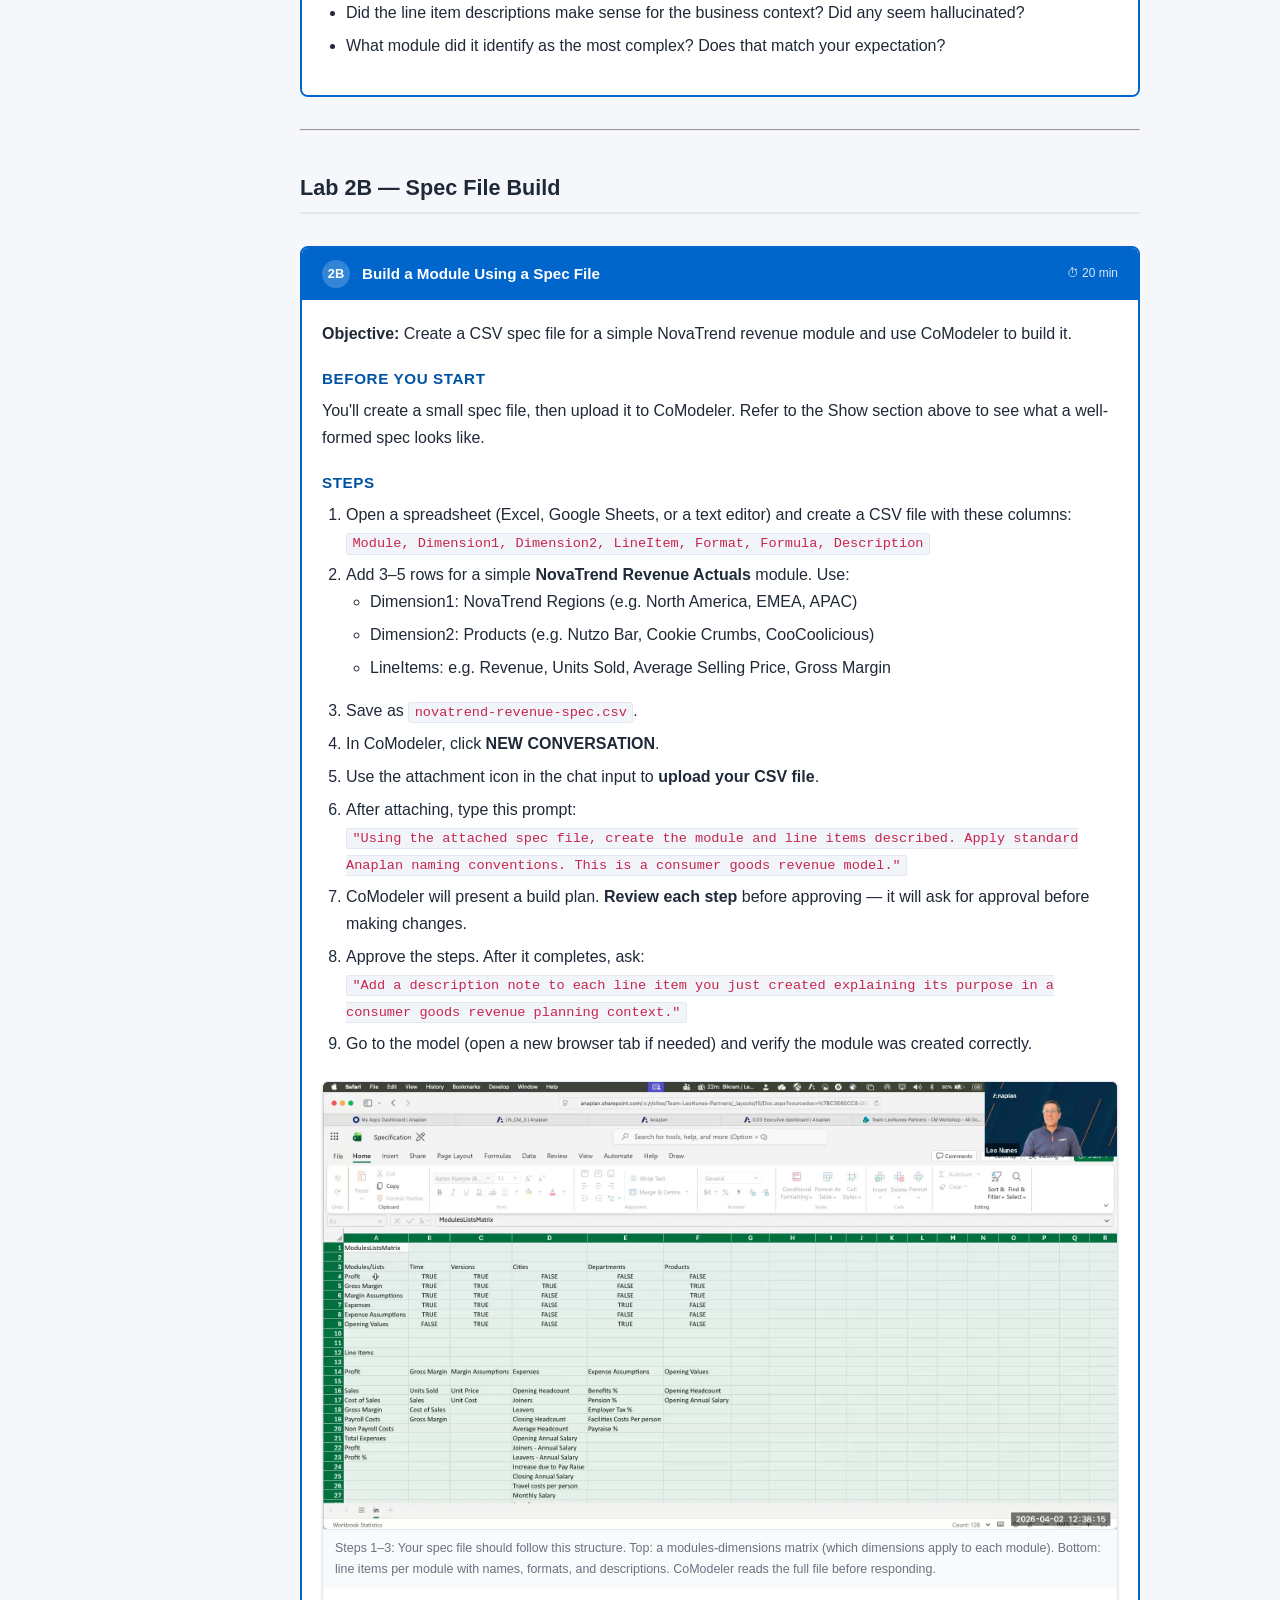
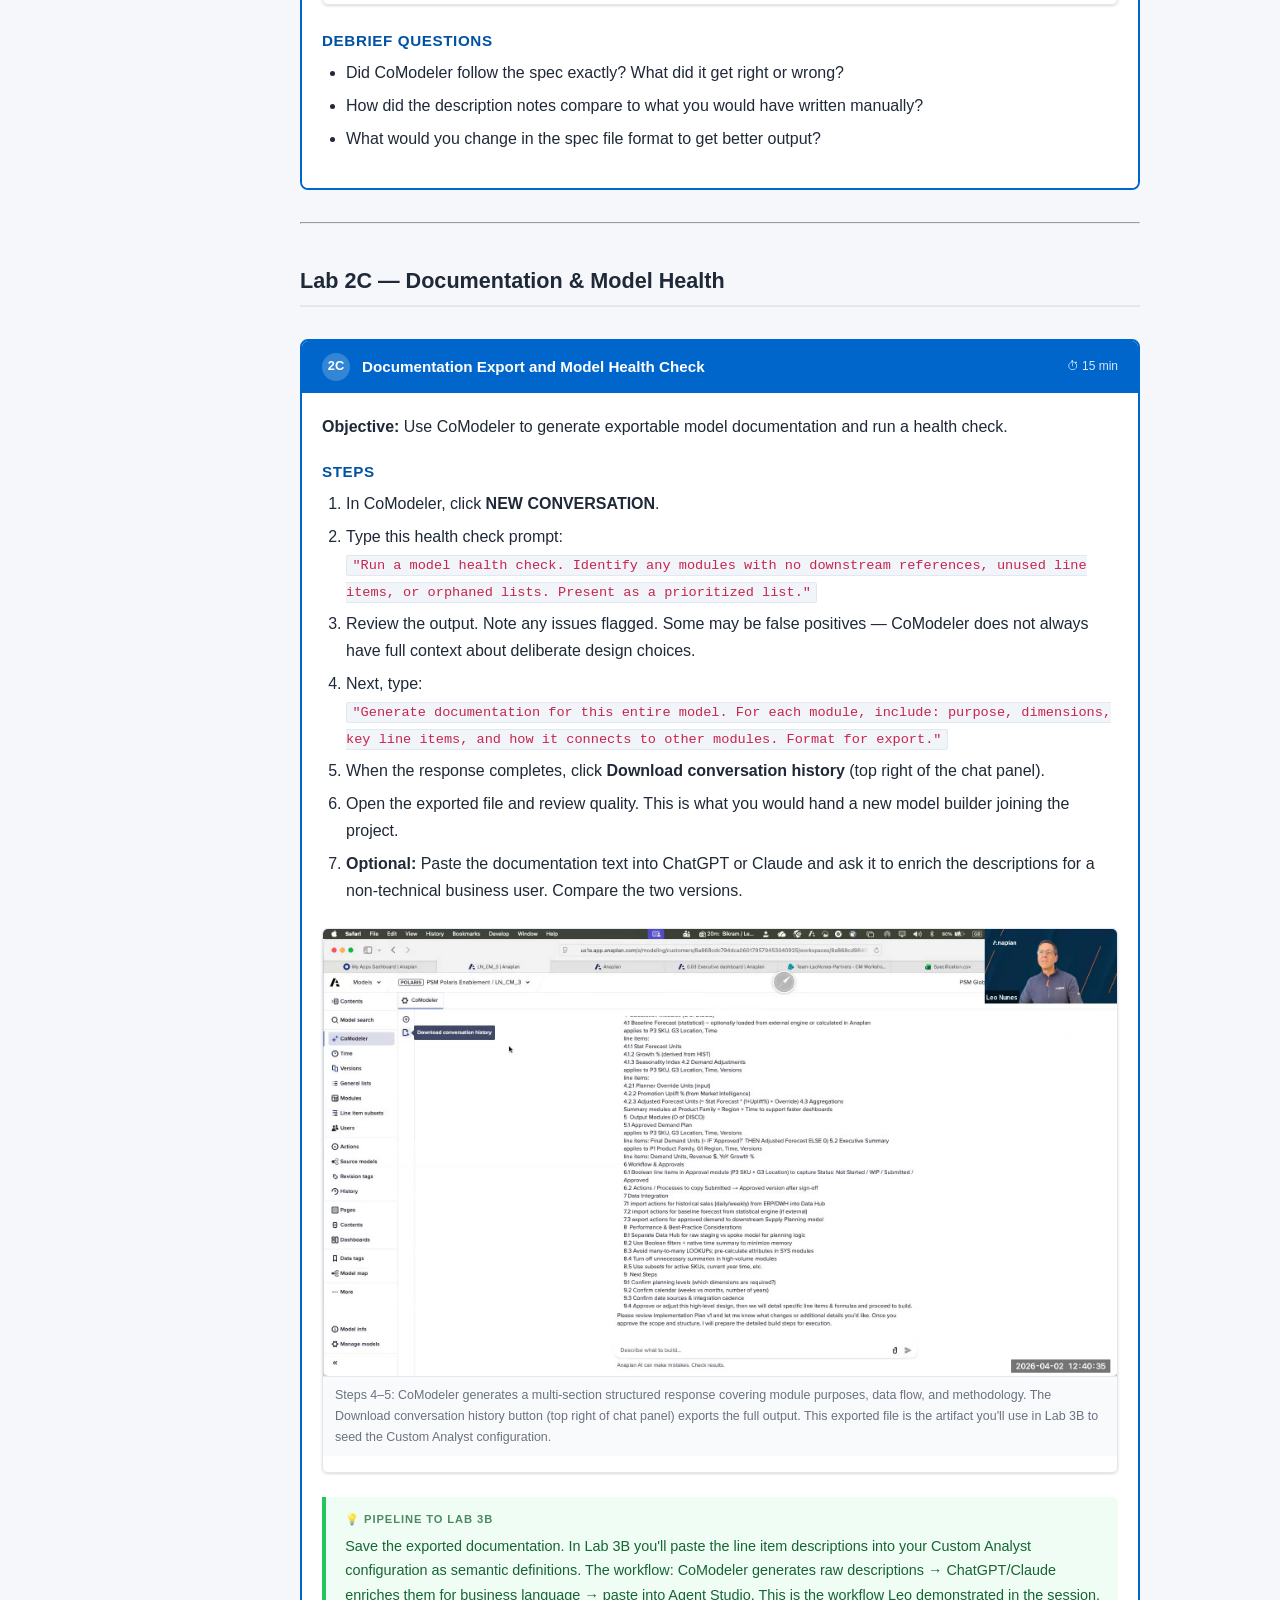
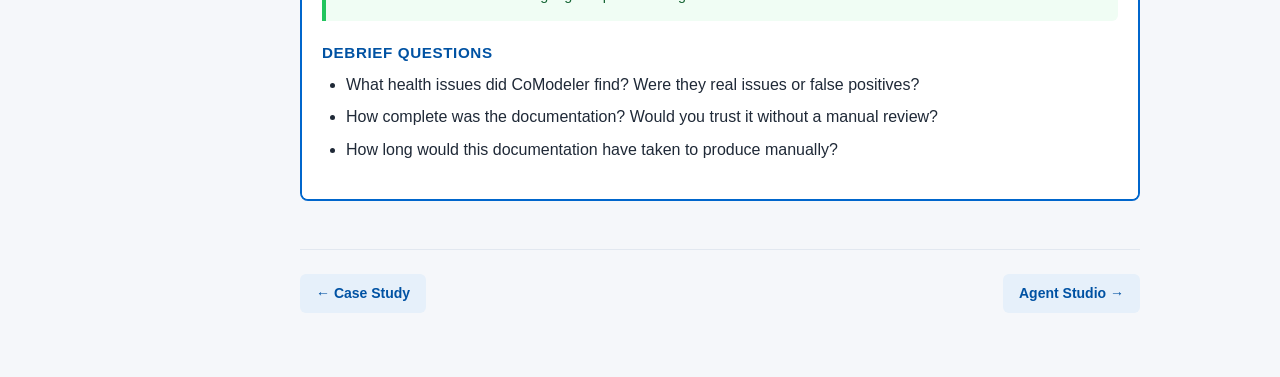
<file: 03-comodeler.html>
<!DOCTYPE html>
<html lang="en">
<head>
  <meta charset="UTF-8">
  <meta name="viewport" content="width=device-width, initial-scale=1.0">
  <title>CoModeler Deep-Dive + Labs — AI Enablement Lab Guide</title>
  <link rel="stylesheet" href="./css/style.css">
</head>
<body>
  <div class="mobile-header">
    <button id="hamburger">☰</button>
    <span>AI Enablement Lab Guide</span>
  </div>

  <nav class="sidebar">
    <div class="sidebar-header">
      <div class="sidebar-title">AI Enablement</div>
      <div class="sidebar-subtitle">Anaplan Partner Onboarding</div>
    </div>
    <ul class="nav-list">
      <li class="nav-section-title">Getting Started</li>
      <li><a class="nav-link" href="./index.html">Workshop Home</a></li>
      <li><a class="nav-link" href="./01-overview.html">Workshop Overview</a></li>
      <li><a class="nav-link" href="./02-case-study.html">Case Study: NovaTrend</a></li>
      <li class="nav-section-title">CoModeler</li>
      <li><a class="nav-link active" href="./03-comodeler.html">CoModeler Deep-Dive + Labs</a></li>
      <li class="nav-section-title">Agent Studio</li>
      <li><a class="nav-link" href="./04-agent-studio.html">Agent Studio + Custom Analyst</a></li>
      <li class="nav-section-title">Pre-Sales</li>
      <li><a class="nav-link" href="./05-presales-demo.html">Pre-Sales Demo Playbook</a></li>
      <li class="nav-section-title">Reference</li>
      <li><a class="nav-link" href="./06-limitations.html">Limitations Quick Reference</a></li>
      <li><a class="nav-link" href="./07-roadmap.html">Roadmap Snapshot (Apr 2026)</a></li>
      <li><a class="nav-link" href="./08-partner-enablement.html">Partner Enablement</a></li>
      <li><a class="nav-link" href="./09-qanda.html">Q&amp;A from Session</a></li>
      <li><a class="nav-link" href="./10-facilitator.html">Facilitator Guide</a></li>
    </ul>
  </nav>

  <main class="main-content">
    <div class="content-header">
      <h1>CoModeler Deep-Dive + Labs</h1>
      <p class="subtitle">Capabilities, limitations, prompting best practices + Labs 2A, 2B, 2C</p>
      <div class="badge-row">
        <span class="content-badge">CoModeler</span>
        <span class="content-badge">AI Builder</span>
        <span class="content-badge">Labs 2A–2C</span>
        <span class="content-badge">60 min</span>
      </div>
    </div>
    <div class="content-body">

      <!-- ============================================================
           TELL
           ============================================================ -->
      <div class="tsd-banner">
        <div class="tsd-step tsd-step-tell">
          <div class="tsd-step-label">📖 Tell</div>
          <div class="tsd-step-desc">What CoModeler is, what it can and cannot do, and how to prompt it effectively.</div>
        </div>
        <div class="tsd-step tsd-step-show">
          <div class="tsd-step-label">🖥️ Show</div>
          <div class="tsd-step-desc">Live walkthrough: open CoModeler in a model, tour the interface, run a spec-file build, run documentation export.</div>
        </div>
        <div class="tsd-step tsd-step-do">
          <div class="tsd-step-label">🛠️ Do</div>
          <div class="tsd-step-desc">Complete Labs 2A, 2B, and 2C using the NovaTrend scenario.</div>
        </div>
      </div>

      <h2>What CoModeler Is</h2>
      <p>CoModeler is Anaplan's AI-powered model-building assistant. Leo's definition from the session: <em>"A very junior model builder that knows a lot."</em> It has deep business context (trained on the internet), knows Anaplan well (fine-tuned on Anapedia and plan content), but requires supervision — especially on complex models.</p>

      <p>It lives <strong>inside a model</strong>. It cannot interact with anything outside the model: no tenant management, no user management, no UX, no ADO, no workflow.</p>

      <div class="screenshot-wrap">
        <img src="./img/ss-1080.jpg" alt="CoModeler Overview slide from Leo's session" class="screenshot">
        <p class="screenshot-caption">CoModeler Overview — what it is, how it processes requests, key limitations (session slide 21)</p>
      </div>

      <h2>Who CoModeler Is For</h2>
      <div class="table-wrap">
        <table>
          <thead><tr><th>User Type</th><th>Primary Value</th></tr></thead>
          <tbody>
            <tr><td><strong>Expert model builders / SAs</strong></td><td>Productivity accelerator. Automates bulk repetitive tasks: rename conventions, bulk create, documentation at scale.</td></tr>
            <tr><td><strong>Core model builders</strong></td><td>Intelligent assistant for daily work. Helps structure modules, suggests formulas, documents as you build.</td></tr>
            <tr><td><strong>New builders / business SMEs</strong></td><td>Onboarding and enablement tool. "Where do I even start?" — ask CoModeler to propose the design, then review it.</td></tr>
            <tr><td><strong>Application extenders</strong></td><td>Extend Polaris / OOB apps. Always tell it the application context explicitly so it follows the right conventions.</td></tr>
          </tbody>
        </table>
      </div>

      <h2>Capabilities</h2>
      <div class="table-wrap">
        <table>
          <thead><tr><th>Capability</th><th>Strength</th><th>Notes</th></tr></thead>
          <tbody>
            <tr><td>Build new models from scratch</td><td>Strong</td><td>Can generate modules, lists, line items from a prompt or spec file. Not perfect — check output.</td></tr>
            <tr><td>Bulk rename / bulk edit</td><td>Very strong</td><td>Experts love this. Rename all line items on a module, change naming conventions across a model.</td></tr>
            <tr><td>Document a model</td><td>Strongest capability</td><td>Line item dictionaries, notes on line items, exportable documentation. Consistent wow factor in demos.</td></tr>
            <tr><td>Model health check</td><td>Moderate</td><td>Identifies unused modules/line items, best-practice issues. Points you to problems; doesn't fix them.</td></tr>
            <tr><td>Extend application models</td><td>Moderate (with guidance)</td><td>Works better when you provide context (e.g. "this is a Polaris model — use Polaris best practices").</td></tr>
            <tr><td>Formula optimization suggestions</td><td>Limited</td><td>Can suggest improvements but cannot make the change itself yet.</td></tr>
            <tr><td>Data import setup</td><td>Partial</td><td>Can read a CSV, set up import action. Cannot execute the import.</td></tr>
            <tr><td>Fix broken formulas</td><td>Weak</td><td>Better to build rev 02 of a module with corrections than ask it to fix rev 01.</td></tr>
          </tbody>
        </table>
      </div>

      <div class="screenshot-wrap">
        <img src="./img/ss-1500.jpg" alt="CoModeler Core Capabilities — Supported, Out of Scope, Known Opportunities" class="screenshot">
        <p class="screenshot-caption">CoModeler capabilities matrix from Leo's session — green = supported, amber = out of scope, orange = known opportunities (slide 24)</p>
      </div>

      <h2>Limitations</h2>
      <div class="table-wrap">
        <table>
          <thead><tr><th>Cannot Do</th><th>Why It Matters</th></tr></thead>
          <tbody>
            <tr><td>Work on deployed models</td><td>Standard model only. Always check model status before using CoModeler.</td></tr>
            <tr><td>Classic dashboards</td><td>No UX work. Pages, grids, charts — all out of scope.</td></tr>
            <tr><td>ALM (Application Lifecycle Management)</td><td>Cannot push changes through ALM pipeline.</td></tr>
            <tr><td>User / tenant management</td><td>Completely out of scope. Anything outside the model.</td></tr>
            <tr><td>Change calendar / time ranges</td><td>Time settings are immutable from CoModeler.</td></tr>
            <tr><td>Import data (execute)</td><td>Can set up the import action; cannot run it.</td></tr>
            <tr><td>Bulk copy actions</td><td>Cannot create or manage action sets.</td></tr>
            <tr><td>Count cells / sum values</td><td>Poor at math/aggregation within conversations.</td></tr>
            <tr><td>Read conversation history</td><td>No memory across sessions. Start fresh each time.</td></tr>
            <tr><td>Interact with other AI products</td><td>CoModeler and Custom Analyst do not communicate.</td></tr>
            <tr><td>Work across multiple models simultaneously</td><td>One model, one context window.</td></tr>
          </tbody>
        </table>
      </div>

      <div class="callout-warning">
        <span class="callout-label">⚠️ Delete Operations</span>
        <p>CoModeler will attempt delete operations when asked, but often fails silently if there are dependencies. It always asks you to approve before acting — but it does not always detect dependency chains before prompting. Always verify after any delete request.</p>
      </div>

      <h2>Prompting Best Practices</h2>
      <p>CoModeler is not chatty like ChatGPT. It thrives on precision, not conversation.</p>

      <h3>Be Specific and Actionable</h3>
      <ul>
        <li><strong>Weak:</strong> "I need help with my budget model"</li>
        <li><strong>Strong:</strong> "In module REV-01, create 5 new line items: [names], all summing parent SUM-REV, formatted as currency, two decimals"</li>
      </ul>

      <h3>Use the Spec File Pattern</h3>
      <p>A spec file is a CSV that describes what you want built — your requirements in a structured format before asking CoModeler to execute. Columns typically include: module name, list dimensions, line item names, format, formula skeleton.</p>

      <div class="callout-tip">
        <span class="callout-label">💡 Spec File Tip</span>
        <p>Upload the CSV, then write a short prompt: "Using the attached spec file, create the modules and line items described. Use these naming conventions: [your standard]." This consistently outperforms plain text prompts for model-building tasks.</p>
      </div>

      <h3>Context Injection (for Application Models)</h3>
      <p>CoModeler cannot distinguish a Polaris app model from a custom-built model. When working on application extensions, explicitly tell it:</p>
      <ul>
        <li>"This is an Anaplan Polaris model — please follow Polaris best practices"</li>
        <li>"This model uses the [app name] naming convention: [describe it]"</li>
      </ul>

      <h3>Parallel Tabs</h3>
      <p>Expert builders open multiple CoModeler tabs. While one is "thinking" (can take 3–5 minutes for large tasks), they work in another module via a second tab. Treat it like co-authoring with a colleague.</p>

      <h3>Context Window — ~5 Interactions</h3>
      <p>Keep conversations to ~5 interactions. Beyond that, CoModeler loses earlier context. If a conversation goes sideways or hallucinates, start a new one — there is no recovering from a hallucination loop within the same conversation.</p>

      <h2>Prompt Library</h2>
      <p>Leo shared a prompt library in the partner folder. Key prompts from the session:</p>

      <div class="callout-note">
        <span class="callout-label">📋 Prompt: Model Health Check</span>
        <p>"Review this model for health issues. Identify: (1) modules with no downstream references, (2) line items that are never used in formulas, (3) any modules that appear to be orphaned. Present findings as a list with module name and issue type."</p>
      </div>

      <div class="callout-note">
        <span class="callout-label">📋 Prompt: Line Item Dictionary</span>
        <p>"Generate a complete line item dictionary for module [MODULE NAME]. For each line item include: name, format, applies to dimensions, formula (if any), and a plain English description of what it represents in a [BUSINESS CONTEXT] planning model."</p>
      </div>

      <div class="callout-note">
        <span class="callout-label">📋 Prompt: Bulk Rename</span>
        <p>"In module [MODULE NAME], rename all line items to match this naming convention: [CONVENTION]. Here are the current names and their intended new names: [LIST]. Apply all renames."</p>
      </div>

      <div class="callout-note">
        <span class="callout-label">📋 Prompt: New Module from Scratch</span>
        <p>"Create a new module called [NAME] dimensioned by [LIST1] × [LIST2] × Time. Add the following line items: [LIST with formats]. This module will [PURPOSE]. Use best practices for module layout."</p>
      </div>

      <h2>LLM Roadmap</h2>
      <p>CoModeler currently runs on <strong>ChatGPT 4.0</strong>. The upgrade to <strong>Claude</strong> is targeted for H2 2026 (treat this as December 31, 2026 until Anaplan announces a specific date). The new model will enable:</p>
      <ul>
        <li>Better ability to distinguish application models from custom builds</li>
        <li>Persistent prompt notepad (save prompts inside CoModeler)</li>
        <li>Model Optimizer capability (suggest and apply formula improvements)</li>
      </ul>

      <!-- ============================================================
           SHOW
           ============================================================ -->
      <hr>
      <h2 id="show">🖥️ Show — CoModeler Live Walkthrough</h2>
      <p>This section walks through what participants will see on screen during the facilitated demo. Every screen they encounter in the labs appears here first so they know where to look and what to expect.</p>

      <h3>Show 1: Opening CoModeler in a Model</h3>
      <p>CoModeler lives inside a model — accessed via the left navigation panel. You'll see it listed alongside Contents, Modules, Lists, etc. Click it to open the chat panel on the right side of the screen.</p>

      <div class="screenshot-wrap">
        <img src="./img/lab-2a.jpg" alt="CoModeler interface open inside an Anaplan model — Welcome screen with capabilities list and chat input" class="screenshot">
        <p class="screenshot-caption">CoModeler open inside the PSM Polaris Enablement model. Left nav shows CoModeler selected; right panel shows the welcome screen with capability categories and the chat input field at the bottom.</p>
      </div>

      <div class="callout-note">
        <span class="callout-label">📝 What to point out</span>
        <p>The welcome screen lists CoModeler's six capability areas: Discover model structure, Design/redesign structures, Build/update calculations, Manage data flows, Govern/document changes, and Limitations. The disclaimer at the bottom — "Anaplan AI can make mistakes. Check results." — is not optional fine print: it is the working principle for everything in these labs.</p>
      </div>

      <h3>Show 2: The Spec File</h3>
      <p>For Lab 2B, participants will create and upload a spec file. Show them what a well-formed spec file looks like. Leo's example is a NovaTrend-style P&amp;L model with modules, dimensions (Versions, Time, Cities, Departments, Products), and line items.</p>

      <div class="screenshot-wrap">
        <img src="./img/lab-2b.jpg" alt="Excel spec file showing module-dimension matrix and line item definitions for a P&amp;L model" class="screenshot">
        <p class="screenshot-caption">Example spec file open in Excel/SharePoint. Top section: ModulesListsMatrix showing which dimensions apply to each module. Bottom section: detailed line item definitions per module with names, formats, and relationships. This is the input participants will create for Lab 2B.</p>
      </div>

      <div class="callout-tip">
        <span class="callout-label">💡 Facilitator Tip</span>
        <p>Point out the structure: modules as rows in the matrix, dimensions as columns. The line items section below maps back to each module. CoModeler reads both sections when you upload this file. The more precise your spec, the less correction you'll need post-build.</p>
      </div>

      <h3>Show 3: CoModeler Output — Planning Response</h3>
      <p>After submitting a build or documentation prompt, CoModeler returns a structured response in the chat. For a documentation or planning request, it generates a multi-section response covering module structure, data flows, and best-practice considerations — with a Download button to export the full conversation.</p>

      <div class="screenshot-wrap">
        <img src="./img/lab-2c.jpg" alt="CoModeler chat showing structured planning output with module descriptions, DISCO methodology, and a Download conversation history button" class="screenshot">
        <p class="screenshot-caption">CoModeler output for a demand planning model documentation request. The response covers baseline forecast modules, calculation modules, output modules (DISCO methodology), workflow and approvals, and performance considerations. The "Download conversation history" button at the top right is used in Lab 2C.</p>
      </div>

      <div class="callout-note">
        <span class="callout-label">📝 What to point out</span>
        <p>The "Download conversation history" button exports the full conversation as a file. This is the output participants will review in Lab 2C. Point out the disclaimer at the bottom: CoModeler may suggest things that don't exist yet in the model or that don't apply — always validate the output before handing it to a client.</p>
      </div>

      <!-- ============================================================
           DO — Lab 2A
           ============================================================ -->
      <hr>
      <h2>Lab 2A — First Conversation with CoModeler</h2>
      <div class="mini-lab">
        <div class="mini-lab-header">
          <div class="mini-lab-number">2A</div>
          <div class="mini-lab-title">First Conversation with CoModeler</div>
          <div class="mini-lab-duration">⏱ 15 min</div>
        </div>
        <div class="mini-lab-body">
          <p><strong>Objective:</strong> Open CoModeler in a real model and produce a line item dictionary for one module.</p>

          <h4>Before You Start</h4>
          <ul>
            <li>You need access to an Anaplan model — must be a <strong>standard (non-deployed) model</strong>.</li>
            <li>CoModeler must be enabled for your workspace. If you don't see it in the left nav, see Step 3 below.</li>
          </ul>

          <h4>Steps</h4>
          <ol>
            <li>Log in to Anaplan and open your model.</li>
            <li>In the <strong>left navigation panel</strong>, scroll down to find <strong>CoModeler</strong> and click it. The CoModeler chat panel opens on the right.</li>
            <li>If CoModeler is not visible: your tenant admin needs to enable it for your workspace via Agent Studio → CoModeler tab → Add workspace. (See Lab 3A.)</li>
            <li>You should see the welcome screen: "Hi, I'm Anaplan CoModeler. I'm here to help you build your models."</li>
            <li>Click <strong>NEW CONVERSATION</strong>.</li>
            <li>In the chat input at the bottom, type:<br>
              <code>"What is this model about? List the modules you can see and describe the purpose of each in one sentence."</code></li>
            <li>Wait for the response. CoModeler is reading the model structure in real-time — this may take 1–3 minutes on a larger model.</li>
            <li>Review the output. Then type a follow-up prompt:<br>
              <code>"Generate a line item dictionary for the module with the most line items. Include: name, format, dimensions, and a plain English description of what it represents in a planning model."</code></li>
            <li>When the response appears, click the <strong>Download conversation history</strong> button (top right of the chat panel). Save the file — you will use this in Lab 3B.</li>
          </ol>

          <div class="screenshot-wrap">
            <img src="./img/lab-2a.jpg" alt="CoModeler left navigation and welcome screen — where to click to open CoModeler" class="screenshot">
            <p class="screenshot-caption">Step 2: CoModeler in the left navigation (highlighted). The welcome panel appears on the right — click NEW CONVERSATION to begin.</p>
          </div>

          <h4>Debrief Questions</h4>
          <ul>
            <li>How long did CoModeler take to respond to each prompt?</li>
            <li>Did the line item descriptions make sense for the business context? Did any seem hallucinated?</li>
            <li>What module did it identify as the most complex? Does that match your expectation?</li>
          </ul>
        </div>
      </div>

      <!-- ============================================================
           DO — Lab 2B
           ============================================================ -->
      <hr>
      <h2>Lab 2B — Spec File Build</h2>
      <div class="mini-lab">
        <div class="mini-lab-header">
          <div class="mini-lab-number">2B</div>
          <div class="mini-lab-title">Build a Module Using a Spec File</div>
          <div class="mini-lab-duration">⏱ 20 min</div>
        </div>
        <div class="mini-lab-body">
          <p><strong>Objective:</strong> Create a CSV spec file for a simple NovaTrend revenue module and use CoModeler to build it.</p>

          <h4>Before You Start</h4>
          <p>You'll create a small spec file, then upload it to CoModeler. Refer to the Show section above to see what a well-formed spec looks like.</p>

          <h4>Steps</h4>
          <ol>
            <li>Open a spreadsheet (Excel, Google Sheets, or a text editor) and create a CSV file with these columns:<br>
              <code>Module, Dimension1, Dimension2, LineItem, Format, Formula, Description</code></li>
            <li>Add 3–5 rows for a simple <strong>NovaTrend Revenue Actuals</strong> module. Use:
              <ul>
                <li>Dimension1: NovaTrend Regions (e.g. North America, EMEA, APAC)</li>
                <li>Dimension2: Products (e.g. Nutzo Bar, Cookie Crumbs, CooCoolicious)</li>
                <li>LineItems: e.g. Revenue, Units Sold, Average Selling Price, Gross Margin</li>
              </ul>
            </li>
            <li>Save as <code>novatrend-revenue-spec.csv</code>.</li>
            <li>In CoModeler, click <strong>NEW CONVERSATION</strong>.</li>
            <li>Use the attachment icon in the chat input to <strong>upload your CSV file</strong>.</li>
            <li>After attaching, type this prompt:<br>
              <code>"Using the attached spec file, create the module and line items described. Apply standard Anaplan naming conventions. This is a consumer goods revenue model."</code></li>
            <li>CoModeler will present a build plan. <strong>Review each step</strong> before approving — it will ask for approval before making changes.</li>
            <li>Approve the steps. After it completes, ask:<br>
              <code>"Add a description note to each line item you just created explaining its purpose in a consumer goods revenue planning context."</code></li>
            <li>Go to the model (open a new browser tab if needed) and verify the module was created correctly.</li>
          </ol>

          <div class="screenshot-wrap">
            <img src="./img/lab-2b.jpg" alt="Example CSV spec file — modules, dimensions, and line items defined in a structured format for upload to CoModeler" class="screenshot">
            <p class="screenshot-caption">Steps 1–3: Your spec file should follow this structure. Top: a modules-dimensions matrix (which dimensions apply to each module). Bottom: line items per module with names, formats, and descriptions. CoModeler reads the full file before responding.</p>
          </div>

          <h4>Debrief Questions</h4>
          <ul>
            <li>Did CoModeler follow the spec exactly? What did it get right or wrong?</li>
            <li>How did the description notes compare to what you would have written manually?</li>
            <li>What would you change in the spec file format to get better output?</li>
          </ul>
        </div>
      </div>

      <!-- ============================================================
           DO — Lab 2C
           ============================================================ -->
      <hr>
      <h2>Lab 2C — Documentation &amp; Model Health</h2>
      <div class="mini-lab">
        <div class="mini-lab-header">
          <div class="mini-lab-number">2C</div>
          <div class="mini-lab-title">Documentation Export and Model Health Check</div>
          <div class="mini-lab-duration">⏱ 15 min</div>
        </div>
        <div class="mini-lab-body">
          <p><strong>Objective:</strong> Use CoModeler to generate exportable model documentation and run a health check.</p>

          <h4>Steps</h4>
          <ol>
            <li>In CoModeler, click <strong>NEW CONVERSATION</strong>.</li>
            <li>Type this health check prompt:<br>
              <code>"Run a model health check. Identify any modules with no downstream references, unused line items, or orphaned lists. Present as a prioritized list."</code></li>
            <li>Review the output. Note any issues flagged. Some may be false positives — CoModeler does not always have full context about deliberate design choices.</li>
            <li>Next, type:<br>
              <code>"Generate documentation for this entire model. For each module, include: purpose, dimensions, key line items, and how it connects to other modules. Format for export."</code></li>
            <li>When the response completes, click <strong>Download conversation history</strong> (top right of the chat panel).</li>
            <li>Open the exported file and review quality. This is what you would hand a new model builder joining the project.</li>
            <li><strong>Optional:</strong> Paste the documentation text into ChatGPT or Claude and ask it to enrich the descriptions for a non-technical business user. Compare the two versions.</li>
          </ol>

          <div class="screenshot-wrap">
            <img src="./img/lab-2c.jpg" alt="CoModeler chat showing structured documentation output — module descriptions, methodology notes, and Download conversation history button" class="screenshot">
            <p class="screenshot-caption">Steps 4–5: CoModeler generates a multi-section structured response covering module purposes, data flow, and methodology. The Download conversation history button (top right of chat panel) exports the full output. This exported file is the artifact you'll use in Lab 3B to seed the Custom Analyst configuration.</p>
          </div>

          <div class="callout-tip">
            <span class="callout-label">💡 Pipeline to Lab 3B</span>
            <p>Save the exported documentation. In Lab 3B you'll paste the line item descriptions into your Custom Analyst configuration as semantic definitions. The workflow: CoModeler generates raw descriptions → ChatGPT/Claude enriches them for business language → paste into Agent Studio. This is the workflow Leo demonstrated in the session.</p>
          </div>

          <h4>Debrief Questions</h4>
          <ul>
            <li>What health issues did CoModeler find? Were they real issues or false positives?</li>
            <li>How complete was the documentation? Would you trust it without a manual review?</li>
            <li>How long would this documentation have taken to produce manually?</li>
          </ul>
        </div>
      </div>

      <div class="prevnext-nav">
        <a class="prevnext-prev" href="./02-case-study.html">&larr; Case Study</a>
        <a class="prevnext-next" href="./04-agent-studio.html">Agent Studio &rarr;</a>
      </div>
    </div>
  </main>
  <script src="./js/nav.js"></script>
</body>
</html>
</file>
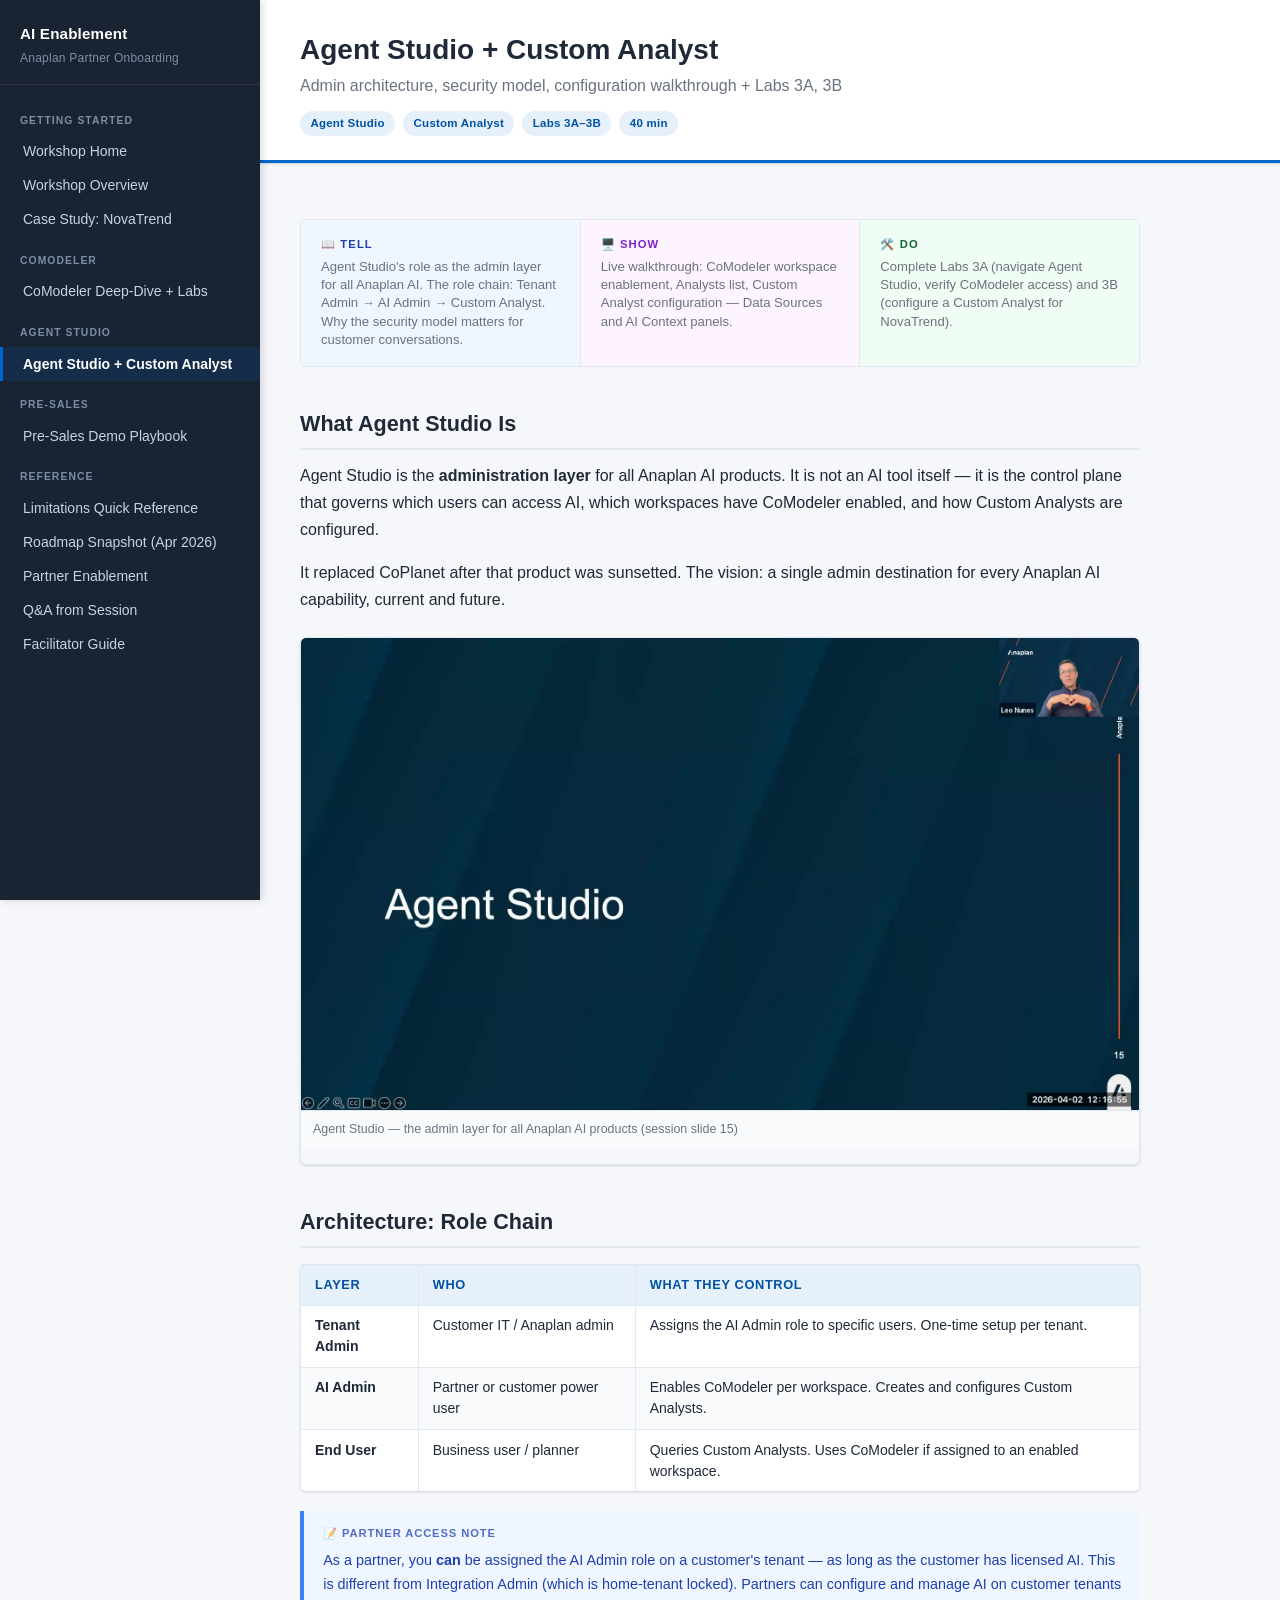
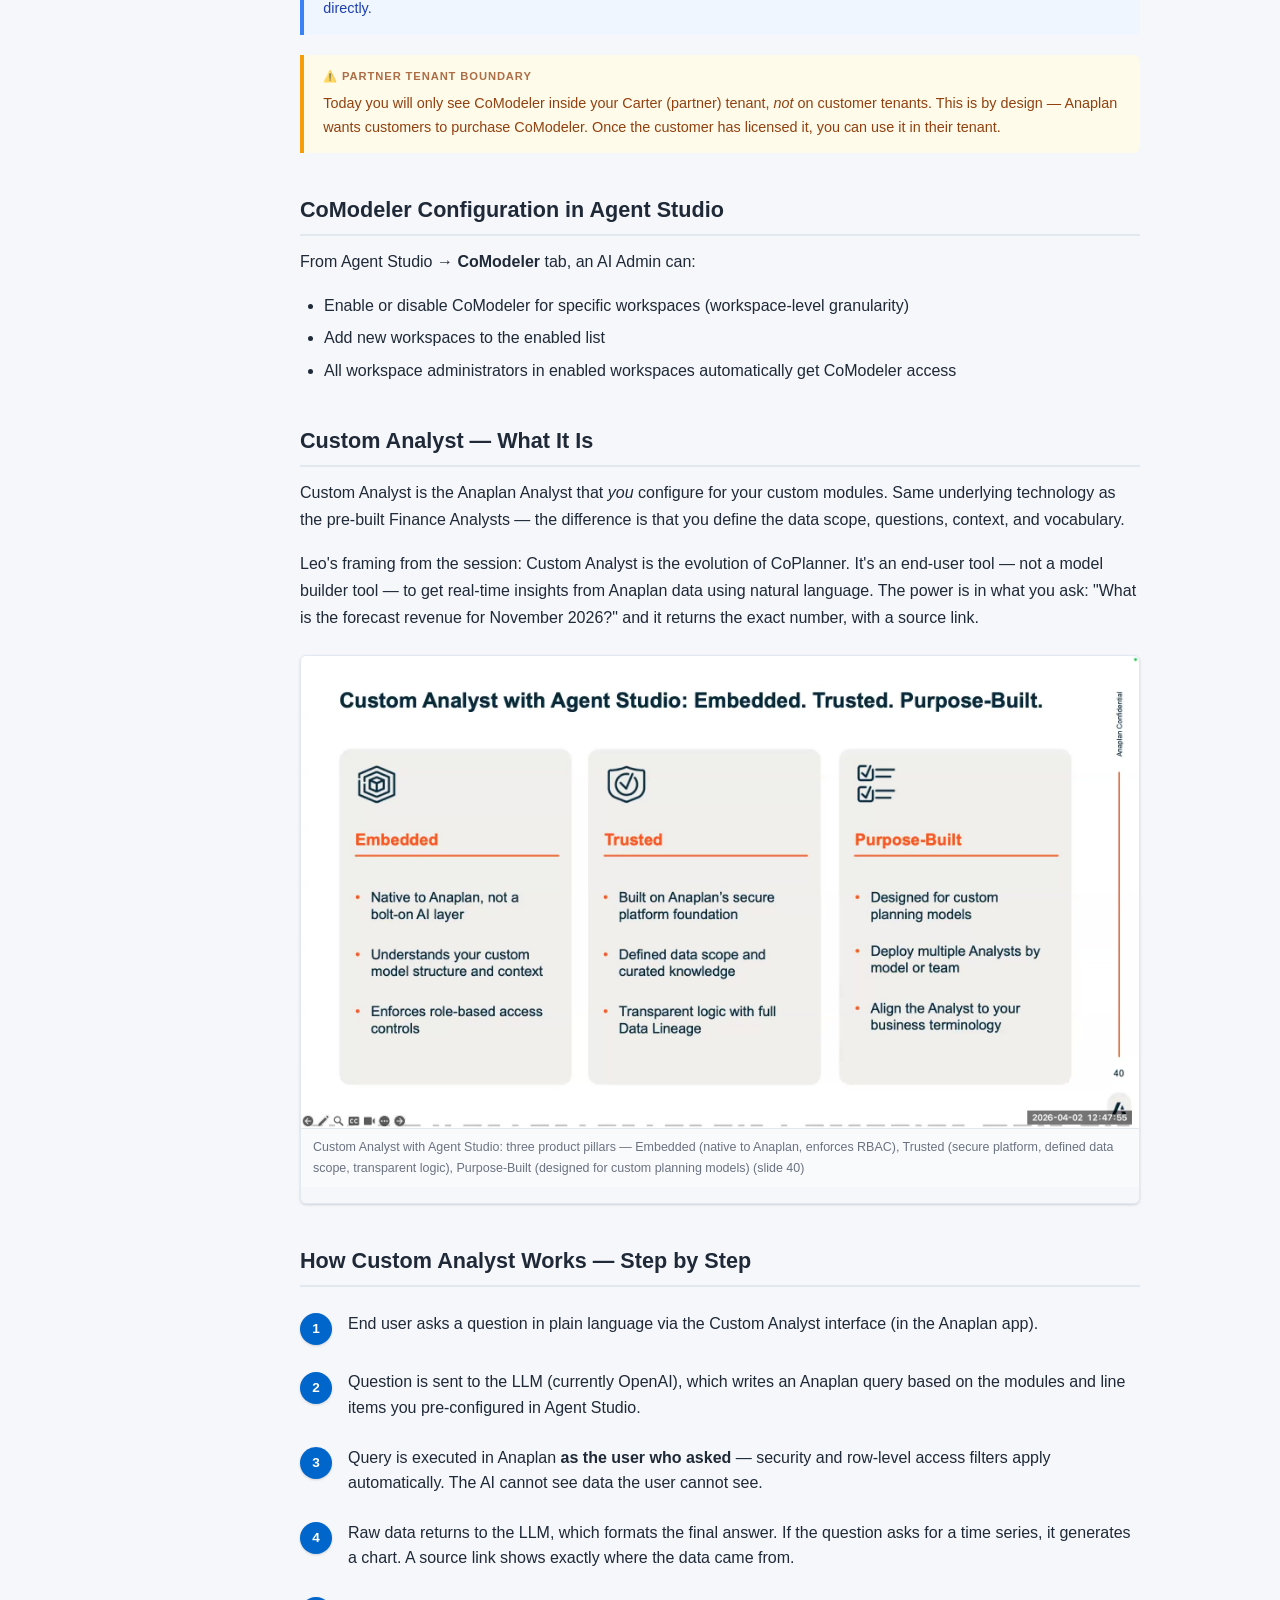
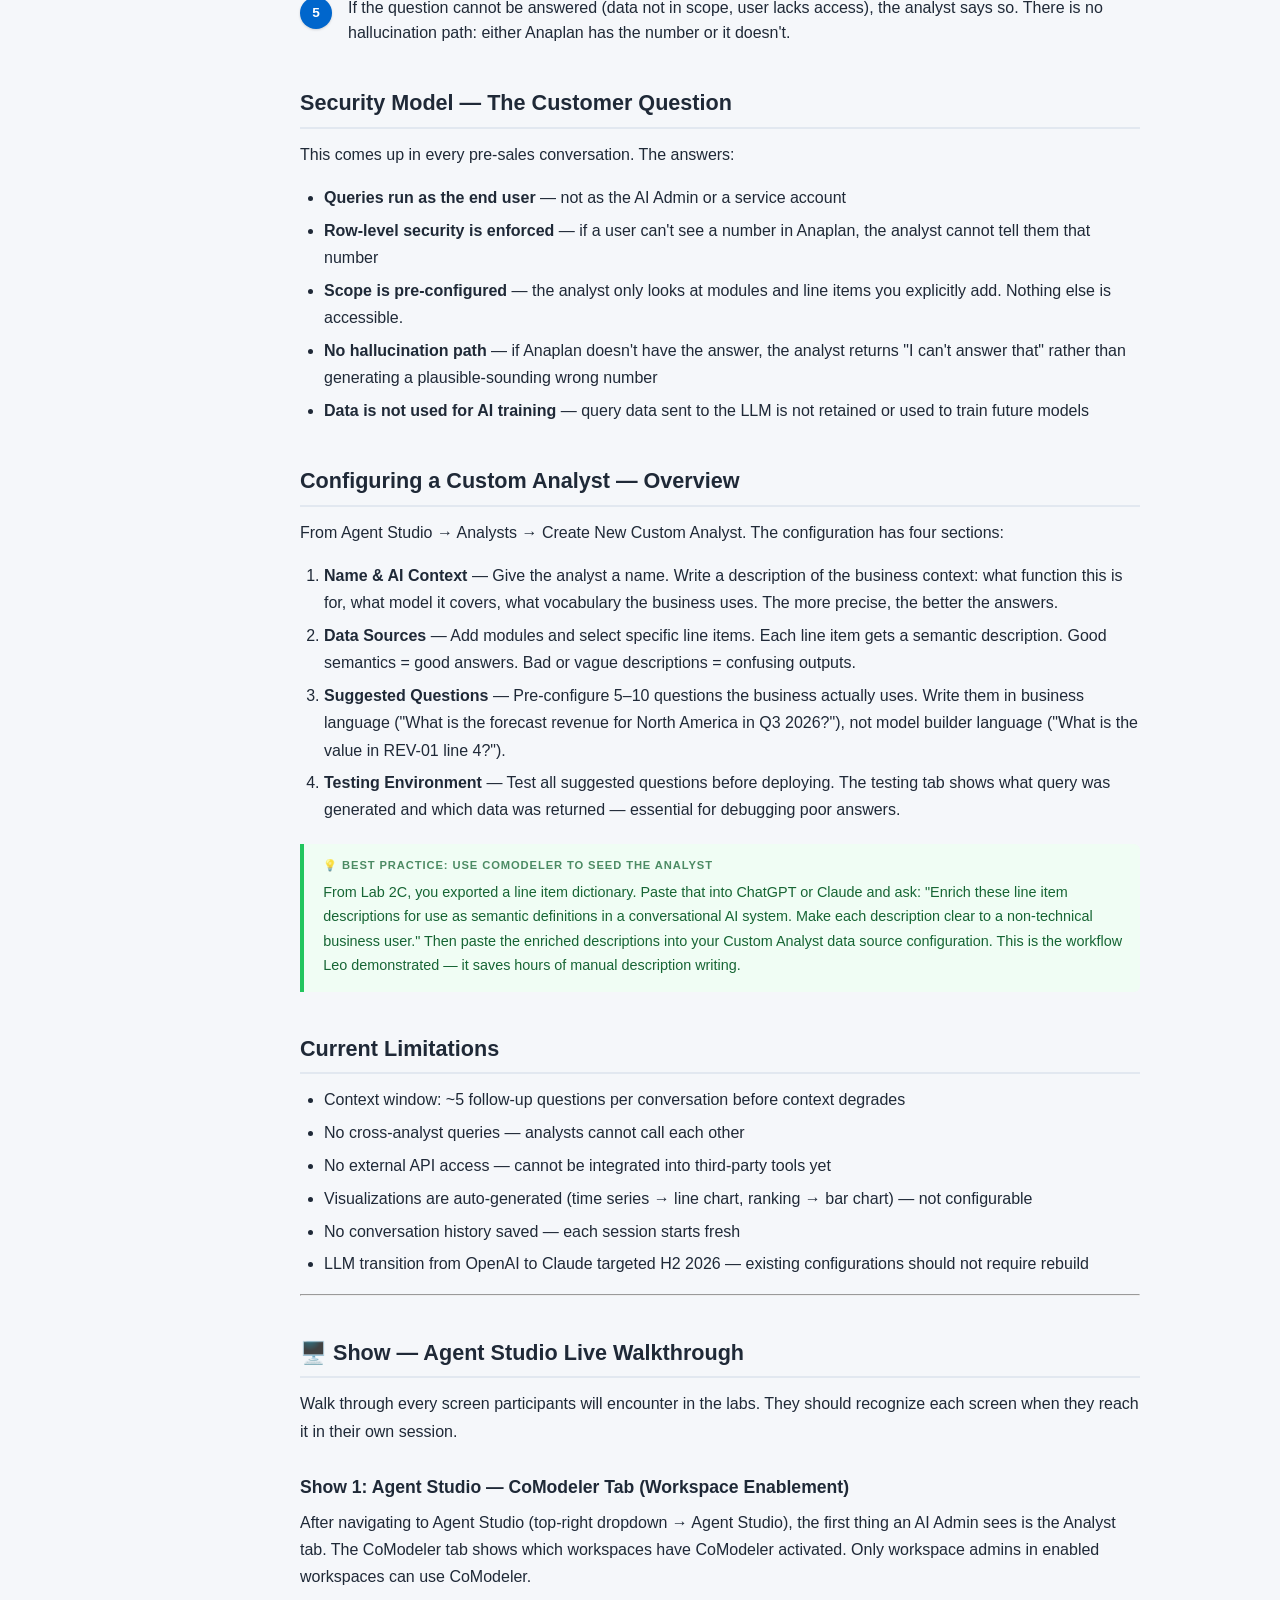
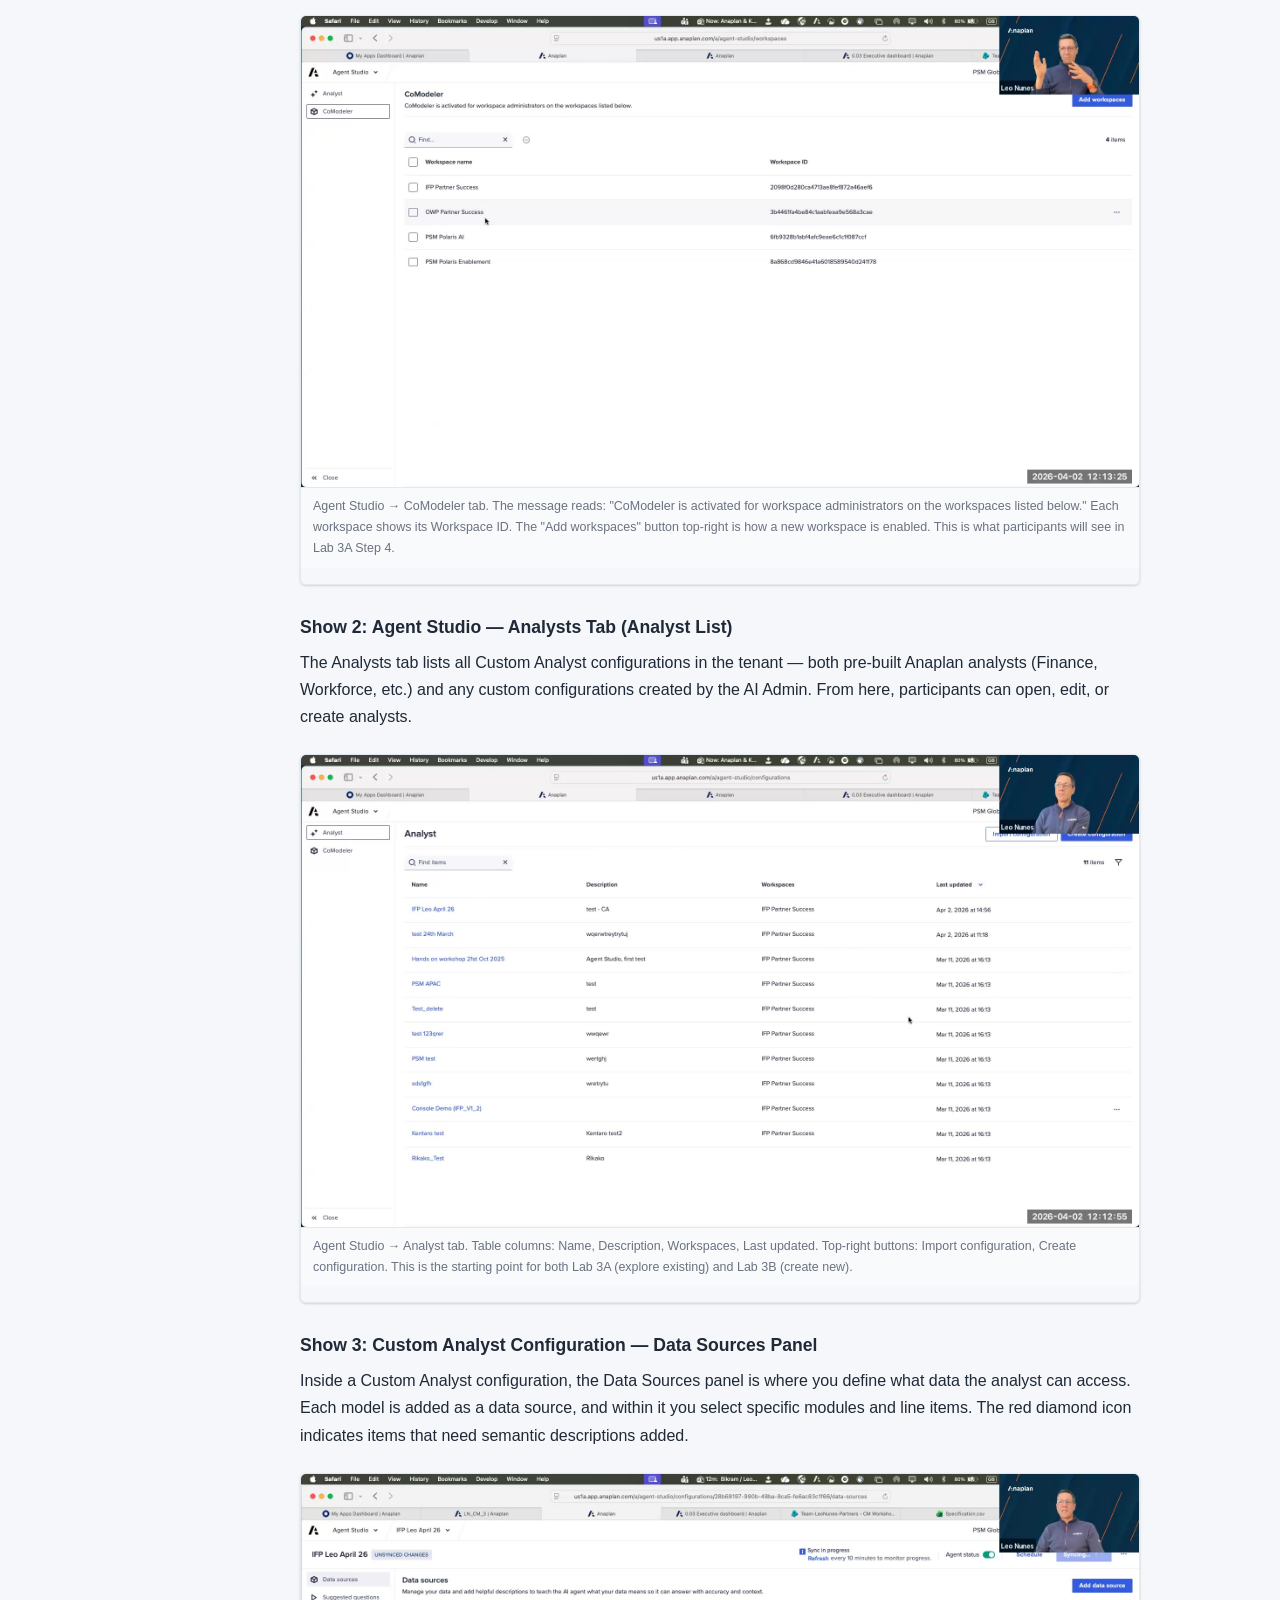
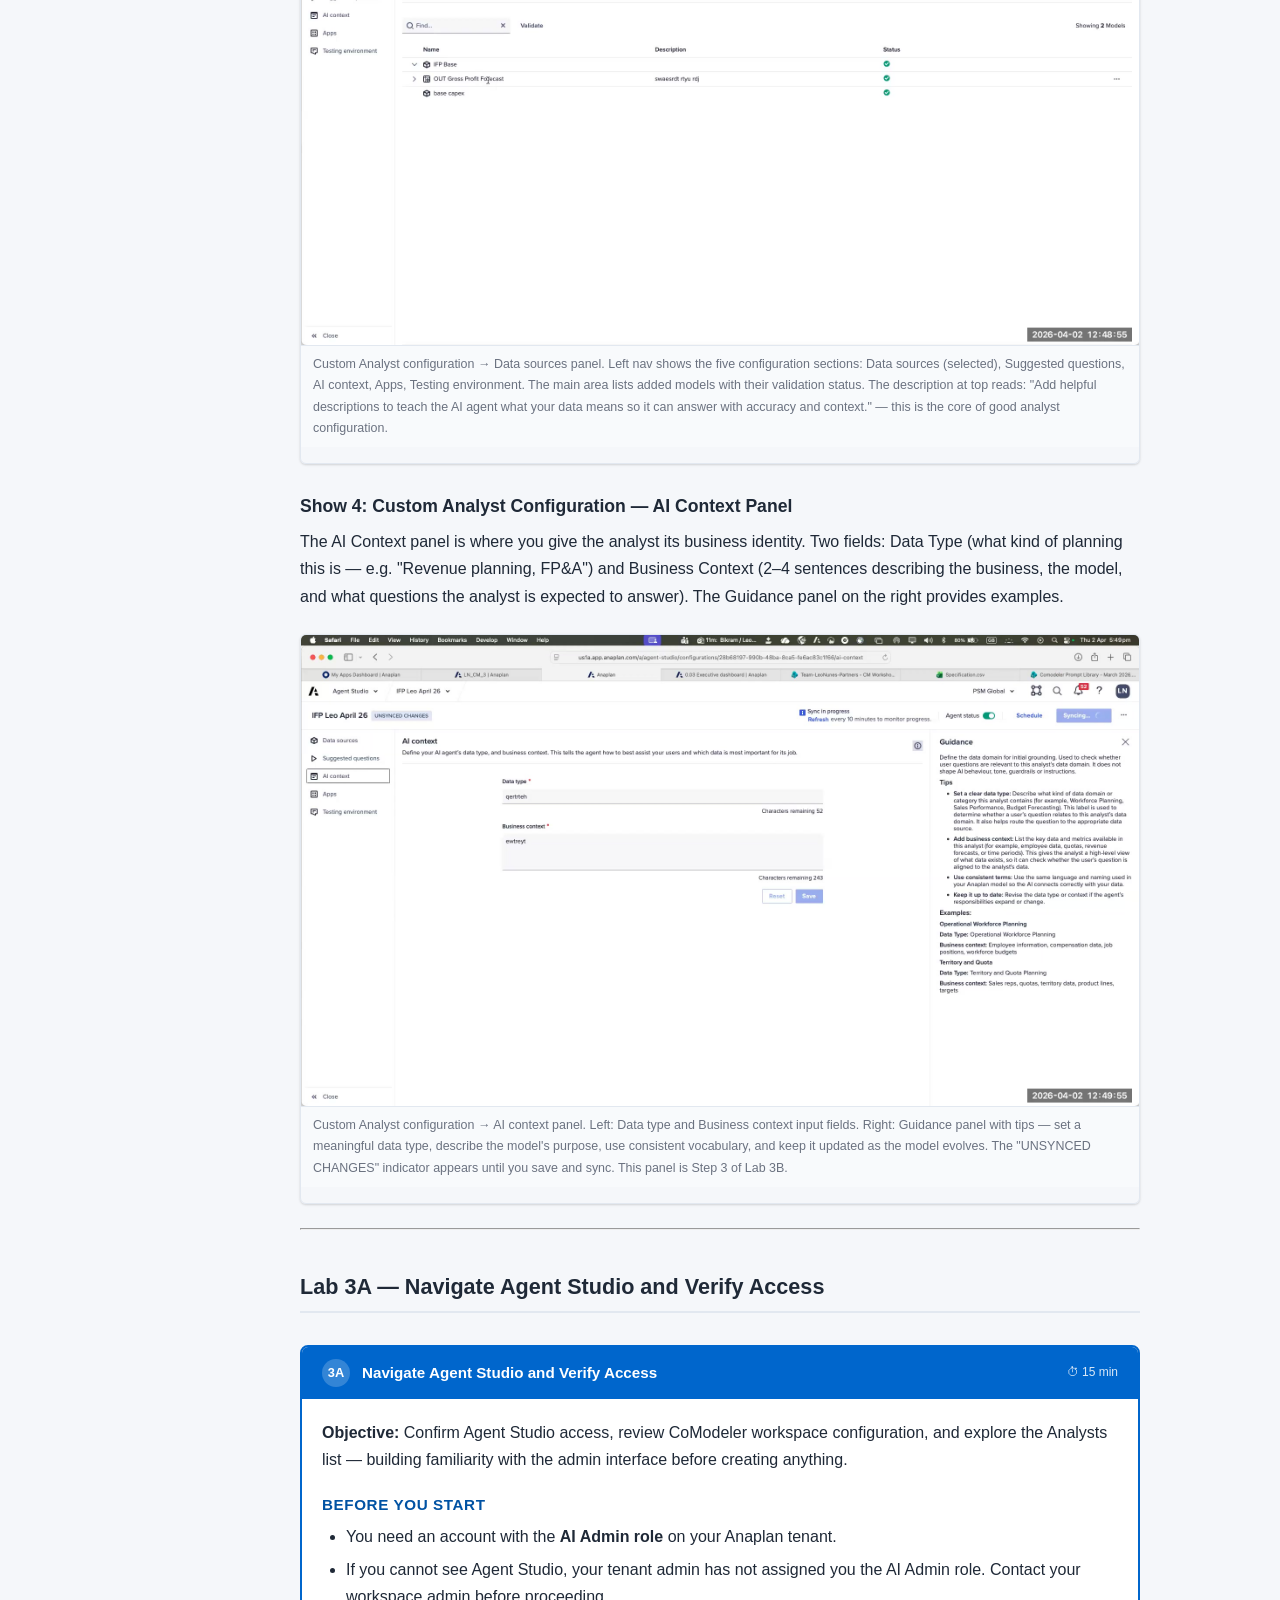
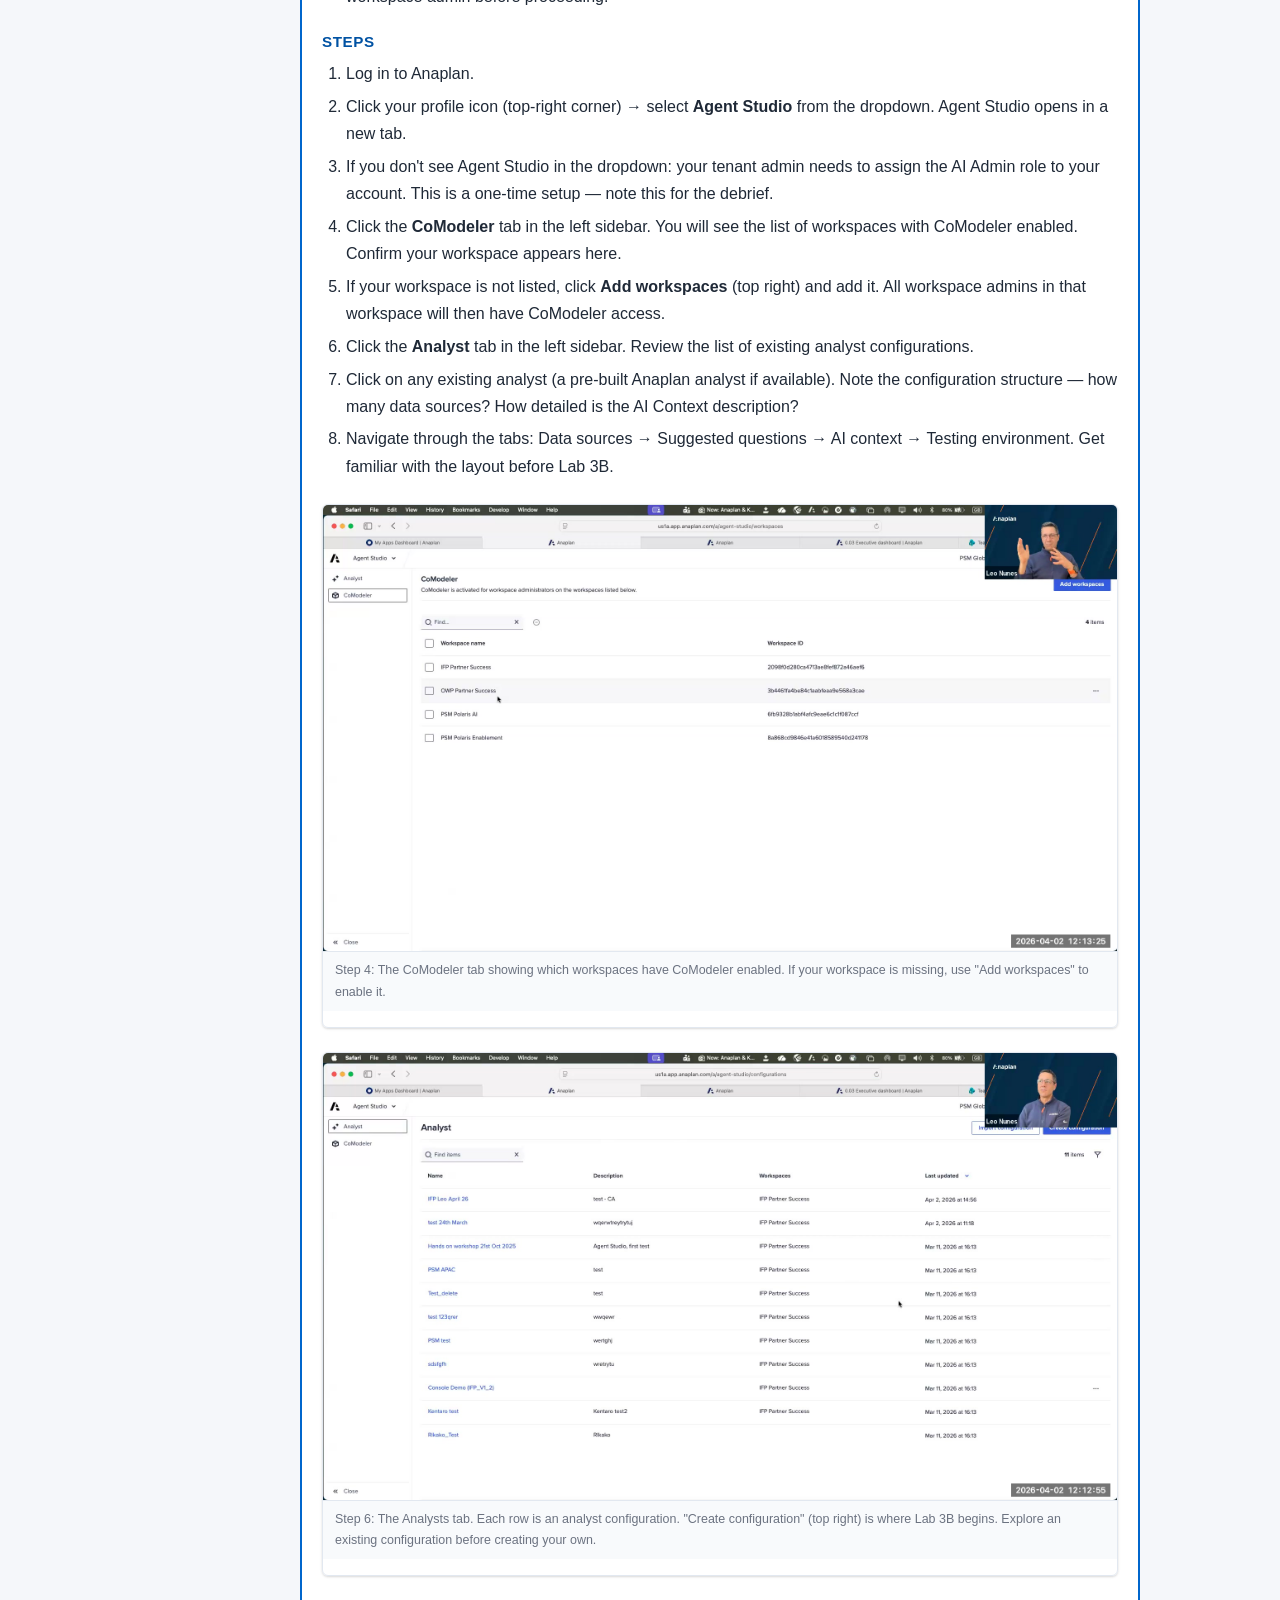
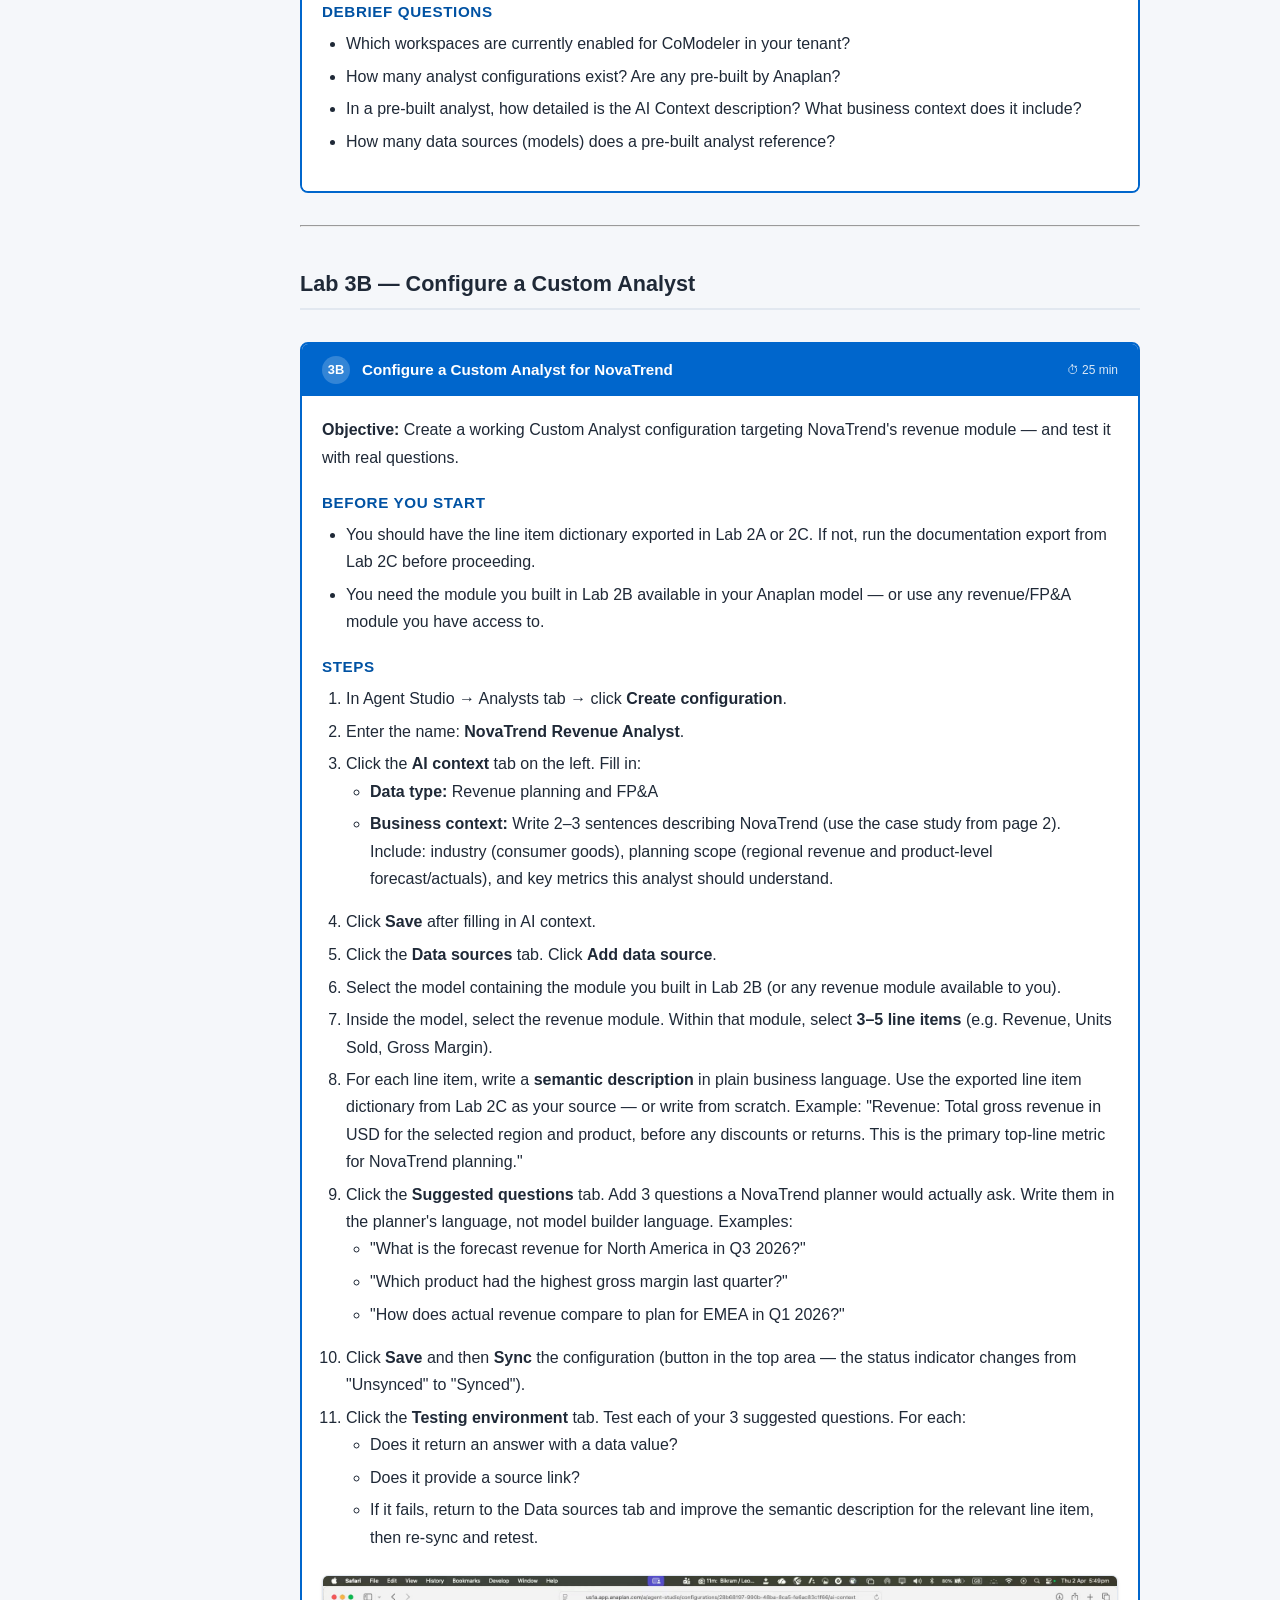
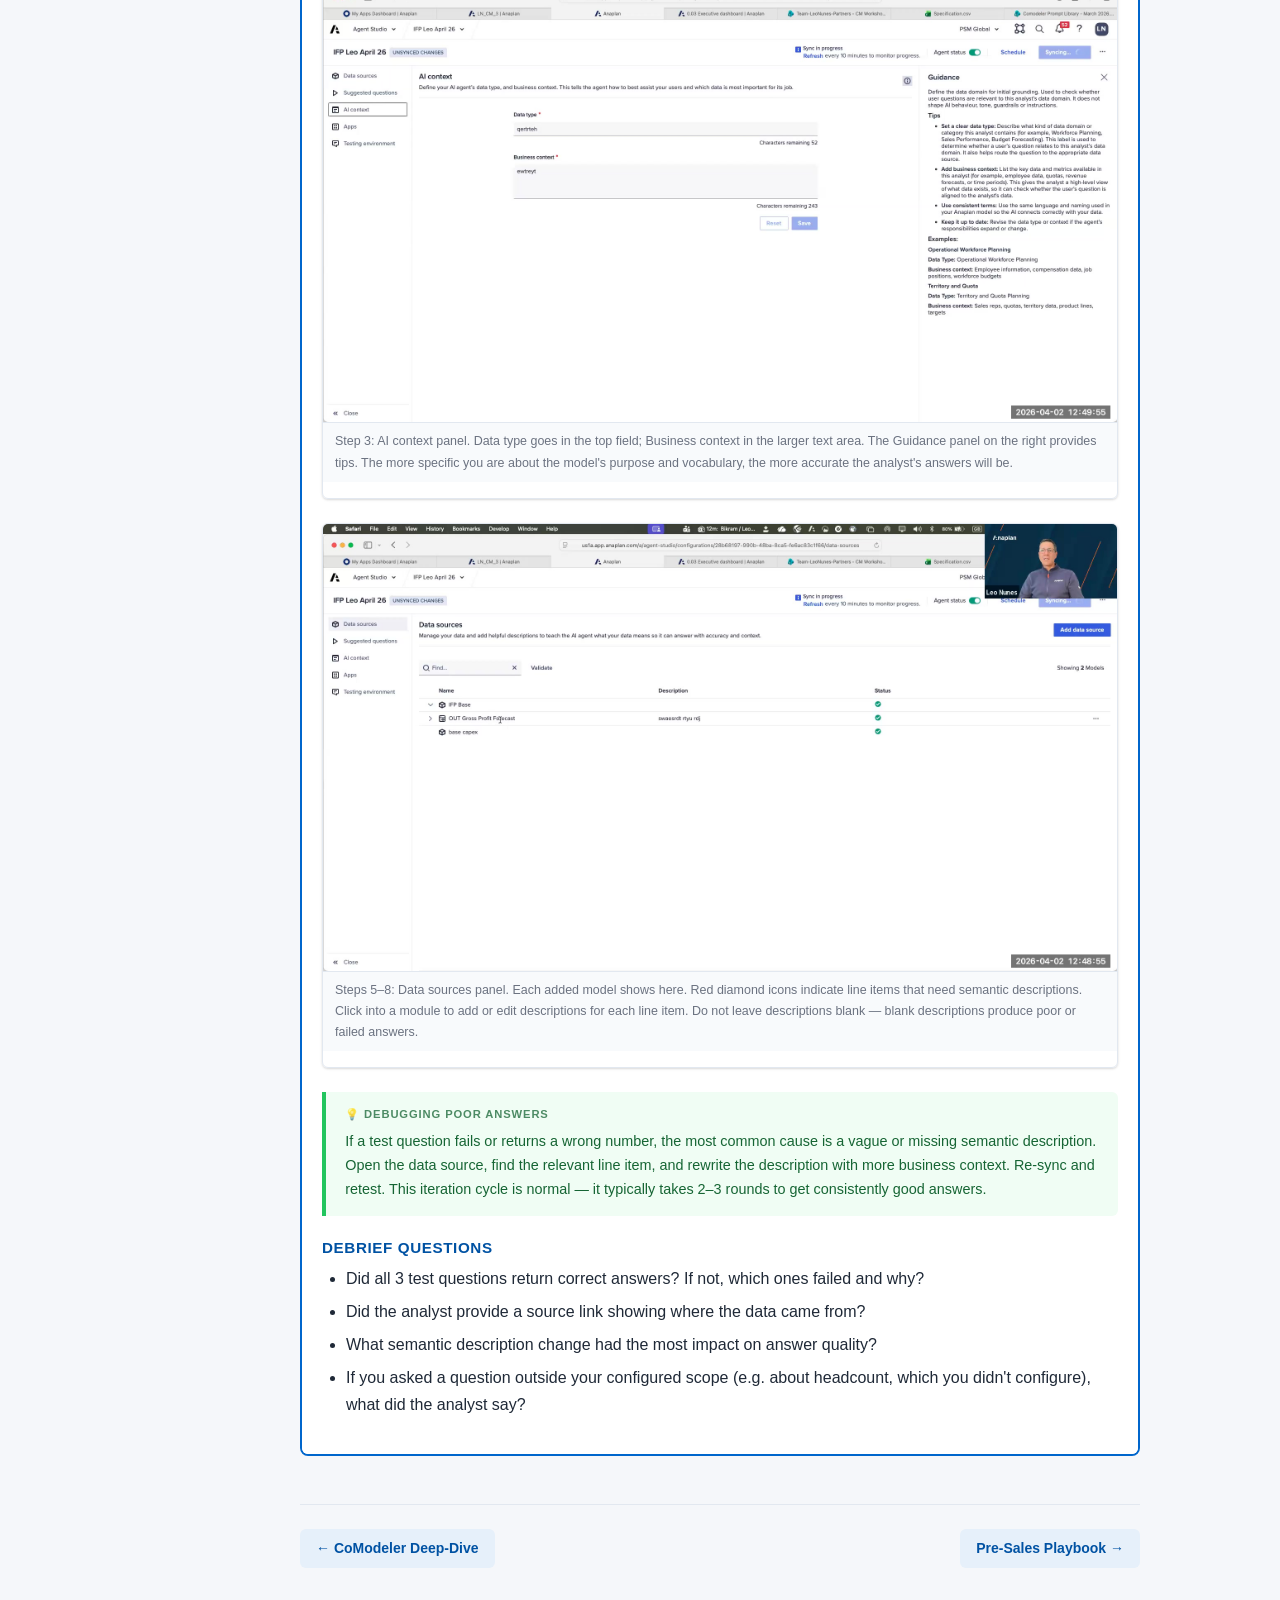
<file: 04-agent-studio.html>
<!DOCTYPE html>
<html lang="en">
<head>
  <meta charset="UTF-8">
  <meta name="viewport" content="width=device-width, initial-scale=1.0">
  <title>Agent Studio + Custom Analyst — AI Enablement Lab Guide</title>
  <link rel="stylesheet" href="./css/style.css">
</head>
<body>
  <div class="mobile-header">
    <button id="hamburger">☰</button>
    <span>AI Enablement Lab Guide</span>
  </div>

  <nav class="sidebar">
    <div class="sidebar-header">
      <div class="sidebar-title">AI Enablement</div>
      <div class="sidebar-subtitle">Anaplan Partner Onboarding</div>
    </div>
    <ul class="nav-list">
      <li class="nav-section-title">Getting Started</li>
      <li><a class="nav-link" href="./index.html">Workshop Home</a></li>
      <li><a class="nav-link" href="./01-overview.html">Workshop Overview</a></li>
      <li><a class="nav-link" href="./02-case-study.html">Case Study: NovaTrend</a></li>
      <li class="nav-section-title">CoModeler</li>
      <li><a class="nav-link" href="./03-comodeler.html">CoModeler Deep-Dive + Labs</a></li>
      <li class="nav-section-title">Agent Studio</li>
      <li><a class="nav-link active" href="./04-agent-studio.html">Agent Studio + Custom Analyst</a></li>
      <li class="nav-section-title">Pre-Sales</li>
      <li><a class="nav-link" href="./05-presales-demo.html">Pre-Sales Demo Playbook</a></li>
      <li class="nav-section-title">Reference</li>
      <li><a class="nav-link" href="./06-limitations.html">Limitations Quick Reference</a></li>
      <li><a class="nav-link" href="./07-roadmap.html">Roadmap Snapshot (Apr 2026)</a></li>
      <li><a class="nav-link" href="./08-partner-enablement.html">Partner Enablement</a></li>
      <li><a class="nav-link" href="./09-qanda.html">Q&amp;A from Session</a></li>
      <li><a class="nav-link" href="./10-facilitator.html">Facilitator Guide</a></li>
    </ul>
  </nav>

  <main class="main-content">
    <div class="content-header">
      <h1>Agent Studio + Custom Analyst</h1>
      <p class="subtitle">Admin architecture, security model, configuration walkthrough + Labs 3A, 3B</p>
      <div class="badge-row">
        <span class="content-badge">Agent Studio</span>
        <span class="content-badge">Custom Analyst</span>
        <span class="content-badge">Labs 3A–3B</span>
        <span class="content-badge">40 min</span>
      </div>
    </div>
    <div class="content-body">

      <!-- ============================================================
           TELL
           ============================================================ -->
      <div class="tsd-banner">
        <div class="tsd-step tsd-step-tell">
          <div class="tsd-step-label">📖 Tell</div>
          <div class="tsd-step-desc">Agent Studio's role as the admin layer for all Anaplan AI. The role chain: Tenant Admin → AI Admin → Custom Analyst. Why the security model matters for customer conversations.</div>
        </div>
        <div class="tsd-step tsd-step-show">
          <div class="tsd-step-label">🖥️ Show</div>
          <div class="tsd-step-desc">Live walkthrough: CoModeler workspace enablement, Analysts list, Custom Analyst configuration — Data Sources and AI Context panels.</div>
        </div>
        <div class="tsd-step tsd-step-do">
          <div class="tsd-step-label">🛠️ Do</div>
          <div class="tsd-step-desc">Complete Labs 3A (navigate Agent Studio, verify CoModeler access) and 3B (configure a Custom Analyst for NovaTrend).</div>
        </div>
      </div>

      <h2>What Agent Studio Is</h2>
      <p>Agent Studio is the <strong>administration layer</strong> for all Anaplan AI products. It is not an AI tool itself — it is the control plane that governs which users can access AI, which workspaces have CoModeler enabled, and how Custom Analysts are configured.</p>

      <p>It replaced CoPlanet after that product was sunsetted. The vision: a single admin destination for every Anaplan AI capability, current and future.</p>

      <div class="screenshot-wrap">
        <img src="./img/ss-0840.jpg" alt="Agent Studio title slide" class="screenshot">
        <p class="screenshot-caption">Agent Studio — the admin layer for all Anaplan AI products (session slide 15)</p>
      </div>

      <h2>Architecture: Role Chain</h2>
      <div class="table-wrap">
        <table>
          <thead><tr><th>Layer</th><th>Who</th><th>What They Control</th></tr></thead>
          <tbody>
            <tr><td><strong>Tenant Admin</strong></td><td>Customer IT / Anaplan admin</td><td>Assigns the AI Admin role to specific users. One-time setup per tenant.</td></tr>
            <tr><td><strong>AI Admin</strong></td><td>Partner or customer power user</td><td>Enables CoModeler per workspace. Creates and configures Custom Analysts.</td></tr>
            <tr><td><strong>End User</strong></td><td>Business user / planner</td><td>Queries Custom Analysts. Uses CoModeler if assigned to an enabled workspace.</td></tr>
          </tbody>
        </table>
      </div>

      <div class="callout-note">
        <span class="callout-label">📝 Partner Access Note</span>
        <p>As a partner, you <strong>can</strong> be assigned the AI Admin role on a customer's tenant — as long as the customer has licensed AI. This is different from Integration Admin (which is home-tenant locked). Partners can configure and manage AI on customer tenants directly.</p>
      </div>

      <div class="callout-warning">
        <span class="callout-label">⚠️ Partner Tenant Boundary</span>
        <p>Today you will only see CoModeler inside your Carter (partner) tenant, <em>not</em> on customer tenants. This is by design — Anaplan wants customers to purchase CoModeler. Once the customer has licensed it, you can use it in their tenant.</p>
      </div>

      <h2>CoModeler Configuration in Agent Studio</h2>
      <p>From Agent Studio → <strong>CoModeler</strong> tab, an AI Admin can:</p>
      <ul>
        <li>Enable or disable CoModeler for specific workspaces (workspace-level granularity)</li>
        <li>Add new workspaces to the enabled list</li>
        <li>All workspace administrators in enabled workspaces automatically get CoModeler access</li>
      </ul>

      <h2>Custom Analyst — What It Is</h2>
      <p>Custom Analyst is the Anaplan Analyst that <em>you</em> configure for your custom modules. Same underlying technology as the pre-built Finance Analysts — the difference is that you define the data scope, questions, context, and vocabulary.</p>

      <p>Leo's framing from the session: Custom Analyst is the evolution of CoPlanner. It's an end-user tool — not a model builder tool — to get real-time insights from Anaplan data using natural language. The power is in what you ask: "What is the forecast revenue for November 2026?" and it returns the exact number, with a source link.</p>

      <div class="screenshot-wrap">
        <img src="./img/ss-2700.jpg" alt="Custom Analyst with Agent Studio — Embedded, Trusted, Purpose-Built pillars" class="screenshot">
        <p class="screenshot-caption">Custom Analyst with Agent Studio: three product pillars — Embedded (native to Anaplan, enforces RBAC), Trusted (secure platform, defined data scope, transparent logic), Purpose-Built (designed for custom planning models) (slide 40)</p>
      </div>

      <h2>How Custom Analyst Works — Step by Step</h2>
      <div class="step">
        <div class="step-badge">1</div>
        <div class="step-content">End user asks a question in plain language via the Custom Analyst interface (in the Anaplan app).</div>
      </div>
      <div class="step">
        <div class="step-badge">2</div>
        <div class="step-content">Question is sent to the LLM (currently OpenAI), which writes an Anaplan query based on the modules and line items you pre-configured in Agent Studio.</div>
      </div>
      <div class="step">
        <div class="step-badge">3</div>
        <div class="step-content">Query is executed in Anaplan <strong>as the user who asked</strong> — security and row-level access filters apply automatically. The AI cannot see data the user cannot see.</div>
      </div>
      <div class="step">
        <div class="step-badge">4</div>
        <div class="step-content">Raw data returns to the LLM, which formats the final answer. If the question asks for a time series, it generates a chart. A source link shows exactly where the data came from.</div>
      </div>
      <div class="step">
        <div class="step-badge">5</div>
        <div class="step-content">If the question cannot be answered (data not in scope, user lacks access), the analyst says so. There is no hallucination path: either Anaplan has the number or it doesn't.</div>
      </div>

      <h2>Security Model — The Customer Question</h2>
      <p>This comes up in every pre-sales conversation. The answers:</p>
      <ul>
        <li><strong>Queries run as the end user</strong> — not as the AI Admin or a service account</li>
        <li><strong>Row-level security is enforced</strong> — if a user can't see a number in Anaplan, the analyst cannot tell them that number</li>
        <li><strong>Scope is pre-configured</strong> — the analyst only looks at modules and line items you explicitly add. Nothing else is accessible.</li>
        <li><strong>No hallucination path</strong> — if Anaplan doesn't have the answer, the analyst returns "I can't answer that" rather than generating a plausible-sounding wrong number</li>
        <li><strong>Data is not used for AI training</strong> — query data sent to the LLM is not retained or used to train future models</li>
      </ul>

      <h2>Configuring a Custom Analyst — Overview</h2>
      <p>From Agent Studio → Analysts → Create New Custom Analyst. The configuration has four sections:</p>
      <ol>
        <li><strong>Name &amp; AI Context</strong> — Give the analyst a name. Write a description of the business context: what function this is for, what model it covers, what vocabulary the business uses. The more precise, the better the answers.</li>
        <li><strong>Data Sources</strong> — Add modules and select specific line items. Each line item gets a semantic description. Good semantics = good answers. Bad or vague descriptions = confusing outputs.</li>
        <li><strong>Suggested Questions</strong> — Pre-configure 5–10 questions the business actually uses. Write them in business language ("What is the forecast revenue for North America in Q3 2026?"), not model builder language ("What is the value in REV-01 line 4?").</li>
        <li><strong>Testing Environment</strong> — Test all suggested questions before deploying. The testing tab shows what query was generated and which data was returned — essential for debugging poor answers.</li>
      </ol>

      <div class="callout-tip">
        <span class="callout-label">💡 Best Practice: Use CoModeler to Seed the Analyst</span>
        <p>From Lab 2C, you exported a line item dictionary. Paste that into ChatGPT or Claude and ask: "Enrich these line item descriptions for use as semantic definitions in a conversational AI system. Make each description clear to a non-technical business user." Then paste the enriched descriptions into your Custom Analyst data source configuration. This is the workflow Leo demonstrated — it saves hours of manual description writing.</p>
      </div>

      <h2>Current Limitations</h2>
      <ul>
        <li>Context window: ~5 follow-up questions per conversation before context degrades</li>
        <li>No cross-analyst queries — analysts cannot call each other</li>
        <li>No external API access — cannot be integrated into third-party tools yet</li>
        <li>Visualizations are auto-generated (time series → line chart, ranking → bar chart) — not configurable</li>
        <li>No conversation history saved — each session starts fresh</li>
        <li>LLM transition from OpenAI to Claude targeted H2 2026 — existing configurations should not require rebuild</li>
      </ul>

      <!-- ============================================================
           SHOW
           ============================================================ -->
      <hr>
      <h2 id="show">🖥️ Show — Agent Studio Live Walkthrough</h2>
      <p>Walk through every screen participants will encounter in the labs. They should recognize each screen when they reach it in their own session.</p>

      <h3>Show 1: Agent Studio — CoModeler Tab (Workspace Enablement)</h3>
      <p>After navigating to Agent Studio (top-right dropdown → Agent Studio), the first thing an AI Admin sees is the Analyst tab. The CoModeler tab shows which workspaces have CoModeler activated. Only workspace admins in enabled workspaces can use CoModeler.</p>

      <div class="screenshot-wrap">
        <img src="./img/lab-3a-comodeler.jpg" alt="Agent Studio CoModeler tab showing list of workspaces with CoModeler enabled" class="screenshot">
        <p class="screenshot-caption">Agent Studio → CoModeler tab. The message reads: "CoModeler is activated for workspace administrators on the workspaces listed below." Each workspace shows its Workspace ID. The "Add workspaces" button top-right is how a new workspace is enabled. This is what participants will see in Lab 3A Step 4.</p>
      </div>

      <h3>Show 2: Agent Studio — Analysts Tab (Analyst List)</h3>
      <p>The Analysts tab lists all Custom Analyst configurations in the tenant — both pre-built Anaplan analysts (Finance, Workforce, etc.) and any custom configurations created by the AI Admin. From here, participants can open, edit, or create analysts.</p>

      <div class="screenshot-wrap">
        <img src="./img/lab-3a.jpg" alt="Agent Studio Analysts tab showing list of analyst configurations with name, description, workspaces, and last updated columns" class="screenshot">
        <p class="screenshot-caption">Agent Studio → Analyst tab. Table columns: Name, Description, Workspaces, Last updated. Top-right buttons: Import configuration, Create configuration. This is the starting point for both Lab 3A (explore existing) and Lab 3B (create new).</p>
      </div>

      <h3>Show 3: Custom Analyst Configuration — Data Sources Panel</h3>
      <p>Inside a Custom Analyst configuration, the Data Sources panel is where you define what data the analyst can access. Each model is added as a data source, and within it you select specific modules and line items. The red diamond icon indicates items that need semantic descriptions added.</p>

      <div class="screenshot-wrap">
        <img src="./img/lab-3b-datasources.jpg" alt="Agent Studio Data Sources configuration panel showing two models added as data sources with validation indicators" class="screenshot">
        <p class="screenshot-caption">Custom Analyst configuration → Data sources panel. Left nav shows the five configuration sections: Data sources (selected), Suggested questions, AI context, Apps, Testing environment. The main area lists added models with their validation status. The description at top reads: "Add helpful descriptions to teach the AI agent what your data means so it can answer with accuracy and context." — this is the core of good analyst configuration.</p>
      </div>

      <h3>Show 4: Custom Analyst Configuration — AI Context Panel</h3>
      <p>The AI Context panel is where you give the analyst its business identity. Two fields: Data Type (what kind of planning this is — e.g. "Revenue planning, FP&amp;A") and Business Context (2–4 sentences describing the business, the model, and what questions the analyst is expected to answer). The Guidance panel on the right provides examples.</p>

      <div class="screenshot-wrap">
        <img src="./img/lab-3b-aicontext.jpg" alt="Agent Studio AI context configuration panel showing Data type and Business context fields with guidance tips on the right" class="screenshot">
        <p class="screenshot-caption">Custom Analyst configuration → AI context panel. Left: Data type and Business context input fields. Right: Guidance panel with tips — set a meaningful data type, describe the model's purpose, use consistent vocabulary, and keep it updated as the model evolves. The "UNSYNCED CHANGES" indicator appears until you save and sync. This panel is Step 3 of Lab 3B.</p>
      </div>

      <!-- ============================================================
           DO — Lab 3A
           ============================================================ -->
      <hr>
      <h2>Lab 3A — Navigate Agent Studio and Verify Access</h2>
      <div class="mini-lab">
        <div class="mini-lab-header">
          <div class="mini-lab-number">3A</div>
          <div class="mini-lab-title">Navigate Agent Studio and Verify Access</div>
          <div class="mini-lab-duration">⏱ 15 min</div>
        </div>
        <div class="mini-lab-body">
          <p><strong>Objective:</strong> Confirm Agent Studio access, review CoModeler workspace configuration, and explore the Analysts list — building familiarity with the admin interface before creating anything.</p>

          <h4>Before You Start</h4>
          <ul>
            <li>You need an account with the <strong>AI Admin role</strong> on your Anaplan tenant.</li>
            <li>If you cannot see Agent Studio, your tenant admin has not assigned you the AI Admin role. Contact your workspace admin before proceeding.</li>
          </ul>

          <h4>Steps</h4>
          <ol>
            <li>Log in to Anaplan.</li>
            <li>Click your profile icon (top-right corner) → select <strong>Agent Studio</strong> from the dropdown. Agent Studio opens in a new tab.</li>
            <li>If you don't see Agent Studio in the dropdown: your tenant admin needs to assign the AI Admin role to your account. This is a one-time setup — note this for the debrief.</li>
            <li>Click the <strong>CoModeler</strong> tab in the left sidebar. You will see the list of workspaces with CoModeler enabled. Confirm your workspace appears here.</li>
            <li>If your workspace is not listed, click <strong>Add workspaces</strong> (top right) and add it. All workspace admins in that workspace will then have CoModeler access.</li>
            <li>Click the <strong>Analyst</strong> tab in the left sidebar. Review the list of existing analyst configurations.</li>
            <li>Click on any existing analyst (a pre-built Anaplan analyst if available). Note the configuration structure — how many data sources? How detailed is the AI Context description?</li>
            <li>Navigate through the tabs: Data sources → Suggested questions → AI context → Testing environment. Get familiar with the layout before Lab 3B.</li>
          </ol>

          <div class="screenshot-wrap">
            <img src="./img/lab-3a-comodeler.jpg" alt="Agent Studio CoModeler tab — workspace list showing enabled workspaces" class="screenshot">
            <p class="screenshot-caption">Step 4: The CoModeler tab showing which workspaces have CoModeler enabled. If your workspace is missing, use "Add workspaces" to enable it.</p>
          </div>

          <div class="screenshot-wrap">
            <img src="./img/lab-3a.jpg" alt="Agent Studio Analysts tab — list of all analyst configurations" class="screenshot">
            <p class="screenshot-caption">Step 6: The Analysts tab. Each row is an analyst configuration. "Create configuration" (top right) is where Lab 3B begins. Explore an existing configuration before creating your own.</p>
          </div>

          <h4>Debrief Questions</h4>
          <ul>
            <li>Which workspaces are currently enabled for CoModeler in your tenant?</li>
            <li>How many analyst configurations exist? Are any pre-built by Anaplan?</li>
            <li>In a pre-built analyst, how detailed is the AI Context description? What business context does it include?</li>
            <li>How many data sources (models) does a pre-built analyst reference?</li>
          </ul>
        </div>
      </div>

      <!-- ============================================================
           DO — Lab 3B
           ============================================================ -->
      <hr>
      <h2>Lab 3B — Configure a Custom Analyst</h2>
      <div class="mini-lab">
        <div class="mini-lab-header">
          <div class="mini-lab-number">3B</div>
          <div class="mini-lab-title">Configure a Custom Analyst for NovaTrend</div>
          <div class="mini-lab-duration">⏱ 25 min</div>
        </div>
        <div class="mini-lab-body">
          <p><strong>Objective:</strong> Create a working Custom Analyst configuration targeting NovaTrend's revenue module — and test it with real questions.</p>

          <h4>Before You Start</h4>
          <ul>
            <li>You should have the line item dictionary exported in Lab 2A or 2C. If not, run the documentation export from Lab 2C before proceeding.</li>
            <li>You need the module you built in Lab 2B available in your Anaplan model — or use any revenue/FP&amp;A module you have access to.</li>
          </ul>

          <h4>Steps</h4>
          <ol>
            <li>In Agent Studio → Analysts tab → click <strong>Create configuration</strong>.</li>
            <li>Enter the name: <strong>NovaTrend Revenue Analyst</strong>.</li>
            <li>Click the <strong>AI context</strong> tab on the left. Fill in:
              <ul>
                <li><strong>Data type:</strong> Revenue planning and FP&amp;A</li>
                <li><strong>Business context:</strong> Write 2–3 sentences describing NovaTrend (use the case study from page 2). Include: industry (consumer goods), planning scope (regional revenue and product-level forecast/actuals), and key metrics this analyst should understand.</li>
              </ul>
            </li>
            <li>Click <strong>Save</strong> after filling in AI context.</li>
            <li>Click the <strong>Data sources</strong> tab. Click <strong>Add data source</strong>.</li>
            <li>Select the model containing the module you built in Lab 2B (or any revenue module available to you).</li>
            <li>Inside the model, select the revenue module. Within that module, select <strong>3–5 line items</strong> (e.g. Revenue, Units Sold, Gross Margin).</li>
            <li>For each line item, write a <strong>semantic description</strong> in plain business language. Use the exported line item dictionary from Lab 2C as your source — or write from scratch. Example: "Revenue: Total gross revenue in USD for the selected region and product, before any discounts or returns. This is the primary top-line metric for NovaTrend planning."</li>
            <li>Click the <strong>Suggested questions</strong> tab. Add 3 questions a NovaTrend planner would actually ask. Write them in the planner's language, not model builder language. Examples:
              <ul>
                <li>"What is the forecast revenue for North America in Q3 2026?"</li>
                <li>"Which product had the highest gross margin last quarter?"</li>
                <li>"How does actual revenue compare to plan for EMEA in Q1 2026?"</li>
              </ul>
            </li>
            <li>Click <strong>Save</strong> and then <strong>Sync</strong> the configuration (button in the top area — the status indicator changes from "Unsynced" to "Synced").</li>
            <li>Click the <strong>Testing environment</strong> tab. Test each of your 3 suggested questions. For each:
              <ul>
                <li>Does it return an answer with a data value?</li>
                <li>Does it provide a source link?</li>
                <li>If it fails, return to the Data sources tab and improve the semantic description for the relevant line item, then re-sync and retest.</li>
              </ul>
            </li>
          </ol>

          <div class="screenshot-wrap">
            <img src="./img/lab-3b-aicontext.jpg" alt="Custom Analyst AI context panel — Data type and Business context fields" class="screenshot">
            <p class="screenshot-caption">Step 3: AI context panel. Data type goes in the top field; Business context in the larger text area. The Guidance panel on the right provides tips. The more specific you are about the model's purpose and vocabulary, the more accurate the analyst's answers will be.</p>
          </div>

          <div class="screenshot-wrap">
            <img src="./img/lab-3b-datasources.jpg" alt="Custom Analyst Data Sources panel — models added as data sources with validate indicators" class="screenshot">
            <p class="screenshot-caption">Steps 5–8: Data sources panel. Each added model shows here. Red diamond icons indicate line items that need semantic descriptions. Click into a module to add or edit descriptions for each line item. Do not leave descriptions blank — blank descriptions produce poor or failed answers.</p>
          </div>

          <div class="callout-tip">
            <span class="callout-label">💡 Debugging Poor Answers</span>
            <p>If a test question fails or returns a wrong number, the most common cause is a vague or missing semantic description. Open the data source, find the relevant line item, and rewrite the description with more business context. Re-sync and retest. This iteration cycle is normal — it typically takes 2–3 rounds to get consistently good answers.</p>
          </div>

          <h4>Debrief Questions</h4>
          <ul>
            <li>Did all 3 test questions return correct answers? If not, which ones failed and why?</li>
            <li>Did the analyst provide a source link showing where the data came from?</li>
            <li>What semantic description change had the most impact on answer quality?</li>
            <li>If you asked a question outside your configured scope (e.g. about headcount, which you didn't configure), what did the analyst say?</li>
          </ul>
        </div>
      </div>

      <div class="prevnext-nav">
        <a class="prevnext-prev" href="./03-comodeler.html">&larr; CoModeler Deep-Dive</a>
        <a class="prevnext-next" href="./05-presales-demo.html">Pre-Sales Playbook &rarr;</a>
      </div>
    </div>
  </main>
  <script src="./js/nav.js"></script>
</body>
</html>
</file>
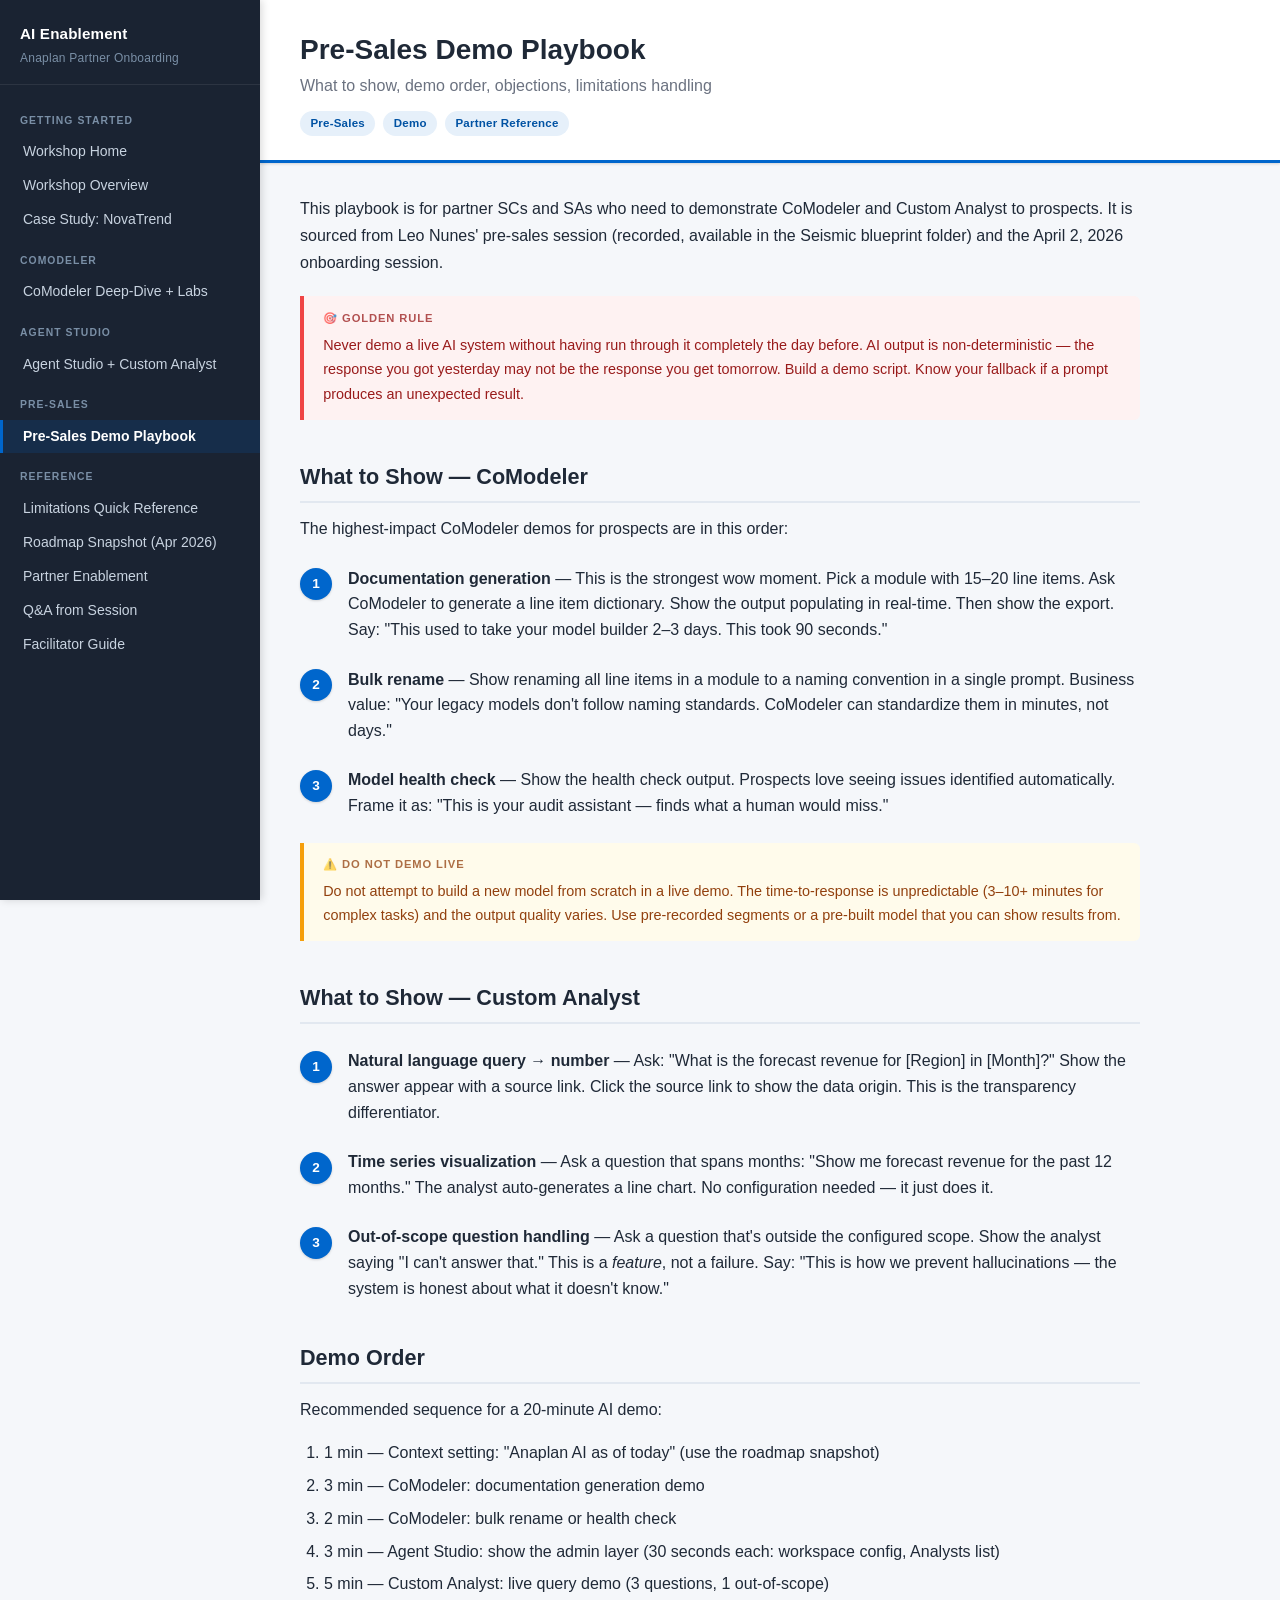
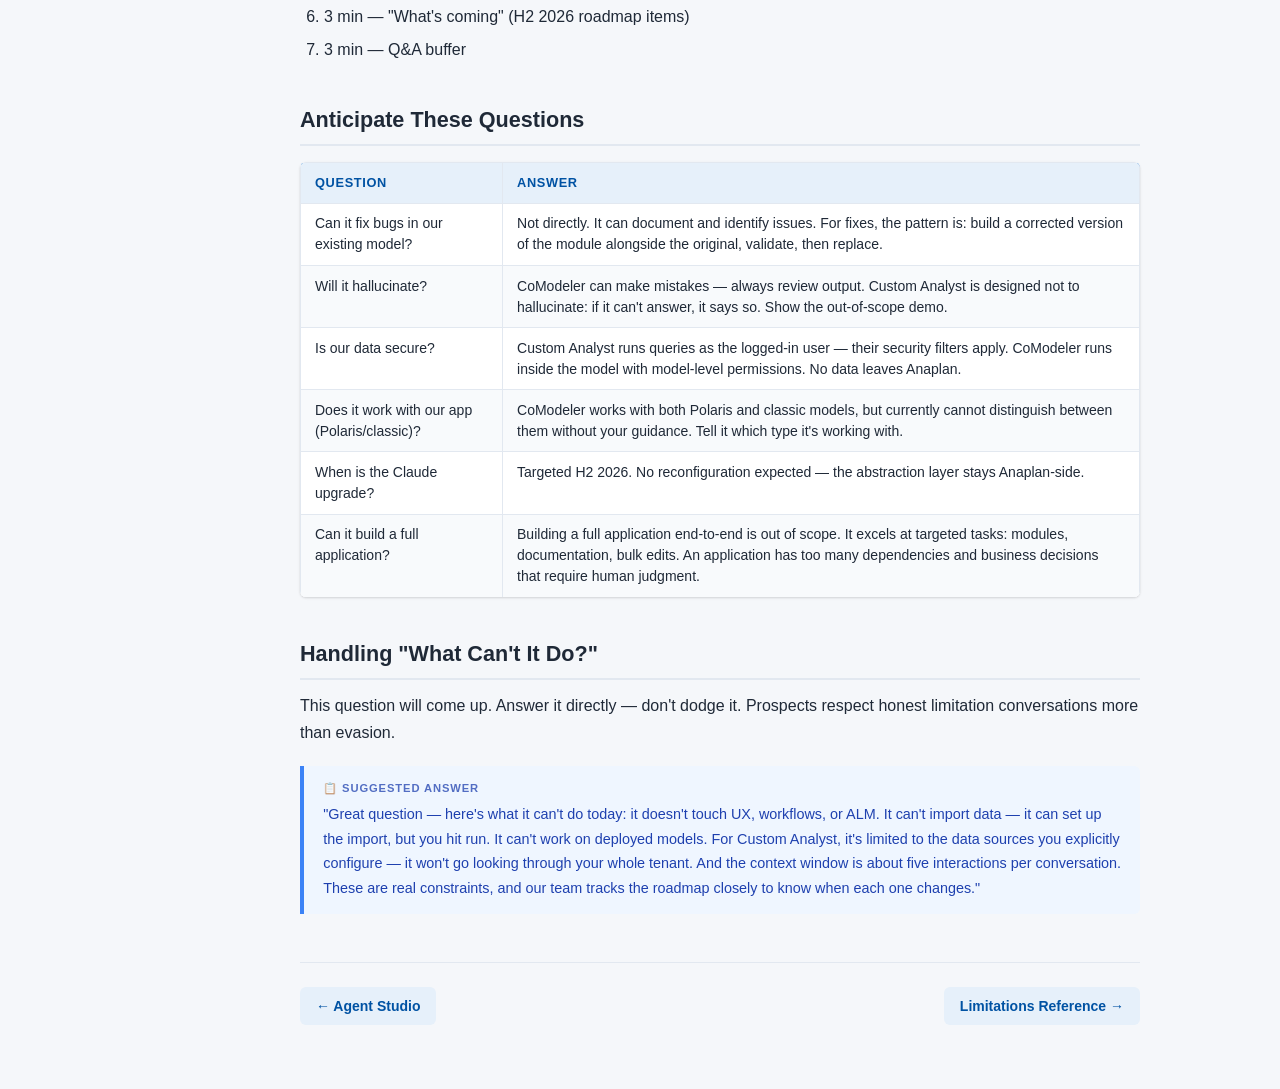
<file: 05-presales-demo.html>
<!DOCTYPE html>
<html lang="en">
<head>
  <meta charset="UTF-8">
  <meta name="viewport" content="width=device-width, initial-scale=1.0">
  <title>Pre-Sales Demo Playbook — AI Enablement Lab Guide</title>
  <link rel="stylesheet" href="./css/style.css">
</head>
<body>
  <div class="mobile-header">
    <button id="hamburger">☰</button>
    <span>AI Enablement Lab Guide</span>
  </div>

  <nav class="sidebar">
    <div class="sidebar-header">
      <div class="sidebar-title">AI Enablement</div>
      <div class="sidebar-subtitle">Anaplan Partner Onboarding</div>
    </div>
    <ul class="nav-list">
      <li class="nav-section-title">Getting Started</li>
      <li><a class="nav-link" href="./index.html">Workshop Home</a></li>
      <li><a class="nav-link" href="./01-overview.html">Workshop Overview</a></li>
      <li><a class="nav-link" href="./02-case-study.html">Case Study: NovaTrend</a></li>
      <li class="nav-section-title">CoModeler</li>
      <li><a class="nav-link" href="./03-comodeler.html">CoModeler Deep-Dive + Labs</a></li>
      <li class="nav-section-title">Agent Studio</li>
      <li><a class="nav-link" href="./04-agent-studio.html">Agent Studio + Custom Analyst</a></li>
      <li class="nav-section-title">Pre-Sales</li>
      <li><a class="nav-link active" href="./05-presales-demo.html">Pre-Sales Demo Playbook</a></li>
      <li class="nav-section-title">Reference</li>
      <li><a class="nav-link" href="./06-limitations.html">Limitations Quick Reference</a></li>
      <li><a class="nav-link" href="./07-roadmap.html">Roadmap Snapshot (Apr 2026)</a></li>
      <li><a class="nav-link" href="./08-partner-enablement.html">Partner Enablement</a></li>
      <li><a class="nav-link" href="./09-qanda.html">Q&amp;A from Session</a></li>
      <li><a class="nav-link" href="./10-facilitator.html">Facilitator Guide</a></li>
    </ul>
  </nav>

  <main class="main-content">
    <div class="content-header">
      <h1>Pre-Sales Demo Playbook</h1>
      <p class="subtitle">What to show, demo order, objections, limitations handling</p>
      <div class="badge-row">
        <span class="content-badge">Pre-Sales</span>
        <span class="content-badge">Demo</span>
        <span class="content-badge">Partner Reference</span>
      </div>
    </div>
    <div class="content-body">

      <p>This playbook is for partner SCs and SAs who need to demonstrate CoModeler and Custom Analyst to prospects. It is sourced from Leo Nunes' pre-sales session (recorded, available in the Seismic blueprint folder) and the April 2, 2026 onboarding session.</p>

      <div class="callout-important">
        <span class="callout-label">🎯 Golden Rule</span>
        <p>Never demo a live AI system without having run through it completely the day before. AI output is non-deterministic — the response you got yesterday may not be the response you get tomorrow. Build a demo script. Know your fallback if a prompt produces an unexpected result.</p>
      </div>

      <h2>What to Show — CoModeler</h2>
      <p>The highest-impact CoModeler demos for prospects are in this order:</p>

      <div class="step">
        <div class="step-badge">1</div>
        <div class="step-content">
          <strong>Documentation generation</strong> — This is the strongest wow moment. Pick a module with 15–20 line items. Ask CoModeler to generate a line item dictionary. Show the output populating in real-time. Then show the export. Say: "This used to take your model builder 2–3 days. This took 90 seconds."
        </div>
      </div>
      <div class="step">
        <div class="step-badge">2</div>
        <div class="step-content">
          <strong>Bulk rename</strong> — Show renaming all line items in a module to a naming convention in a single prompt. Business value: "Your legacy models don't follow naming standards. CoModeler can standardize them in minutes, not days."
        </div>
      </div>
      <div class="step">
        <div class="step-badge">3</div>
        <div class="step-content">
          <strong>Model health check</strong> — Show the health check output. Prospects love seeing issues identified automatically. Frame it as: "This is your audit assistant — finds what a human would miss."
        </div>
      </div>

      <div class="callout-warning">
        <span class="callout-label">⚠️ Do NOT Demo Live</span>
        <p>Do not attempt to build a new model from scratch in a live demo. The time-to-response is unpredictable (3–10+ minutes for complex tasks) and the output quality varies. Use pre-recorded segments or a pre-built model that you can show results from.</p>
      </div>

      <h2>What to Show — Custom Analyst</h2>
      <div class="step">
        <div class="step-badge">1</div>
        <div class="step-content">
          <strong>Natural language query → number</strong> — Ask: "What is the forecast revenue for [Region] in [Month]?" Show the answer appear with a source link. Click the source link to show the data origin. This is the transparency differentiator.
        </div>
      </div>
      <div class="step">
        <div class="step-badge">2</div>
        <div class="step-content">
          <strong>Time series visualization</strong> — Ask a question that spans months: "Show me forecast revenue for the past 12 months." The analyst auto-generates a line chart. No configuration needed — it just does it.
        </div>
      </div>
      <div class="step">
        <div class="step-badge">3</div>
        <div class="step-content">
          <strong>Out-of-scope question handling</strong> — Ask a question that's outside the configured scope. Show the analyst saying "I can't answer that." This is a <em>feature</em>, not a failure. Say: "This is how we prevent hallucinations — the system is honest about what it doesn't know."
        </div>
      </div>

      <h2>Demo Order</h2>
      <p>Recommended sequence for a 20-minute AI demo:</p>
      <ol>
        <li>1 min — Context setting: "Anaplan AI as of today" (use the roadmap snapshot)</li>
        <li>3 min — CoModeler: documentation generation demo</li>
        <li>2 min — CoModeler: bulk rename or health check</li>
        <li>3 min — Agent Studio: show the admin layer (30 seconds each: workspace config, Analysts list)</li>
        <li>5 min — Custom Analyst: live query demo (3 questions, 1 out-of-scope)</li>
        <li>3 min — "What's coming" (H2 2026 roadmap items)</li>
        <li>3 min — Q&amp;A buffer</li>
      </ol>

      <h2>Anticipate These Questions</h2>
            <div class="table-wrap">
        <table>
          <thead><tr><th>Question</th><th>Answer</th></tr></thead>
          <tbody>
        <tr><td>Can it fix bugs in our existing model?</td><td>Not directly. It can document and identify issues. For fixes, the pattern is: build a corrected version of the module alongside the original, validate, then replace.</td></tr>
        <tr><td>Will it hallucinate?</td><td>CoModeler can make mistakes — always review output. Custom Analyst is designed not to hallucinate: if it can't answer, it says so. Show the out-of-scope demo.</td></tr>
        <tr><td>Is our data secure?</td><td>Custom Analyst runs queries as the logged-in user — their security filters apply. CoModeler runs inside the model with model-level permissions. No data leaves Anaplan.</td></tr>
        <tr><td>Does it work with our app (Polaris/classic)?</td><td>CoModeler works with both Polaris and classic models, but currently cannot distinguish between them without your guidance. Tell it which type it's working with.</td></tr>
        <tr><td>When is the Claude upgrade?</td><td>Targeted H2 2026. No reconfiguration expected — the abstraction layer stays Anaplan-side.</td></tr>
        <tr><td>Can it build a full application?</td><td>Building a full application end-to-end is out of scope. It excels at targeted tasks: modules, documentation, bulk edits. An application has too many dependencies and business decisions that require human judgment.</td></tr>
          </tbody>
        </table>
      </div>

      <h2>Handling "What Can't It Do?"</h2>
      <p>This question will come up. Answer it directly — don't dodge it. Prospects respect honest limitation conversations more than evasion.</p>

      <div class="callout-note">
        <span class="callout-label">📋 Suggested Answer</span>
        <p>"Great question — here's what it can't do today: it doesn't touch UX, workflows, or ALM. It can't import data — it can set up the import, but you hit run. It can't work on deployed models. For Custom Analyst, it's limited to the data sources you explicitly configure — it won't go looking through your whole tenant. And the context window is about five interactions per conversation. These are real constraints, and our team tracks the roadmap closely to know when each one changes."</p>
      </div>

      <div class="prevnext-nav">
      <a class="prevnext-prev" href="./04-agent-studio.html">&larr; Agent Studio</a>
      <a class="prevnext-next" href="./06-limitations.html">Limitations Reference &rarr;</a>
      </div>
    </div>
  </main>
  <script src="./js/nav.js"></script>
</body>
</html>
</file>
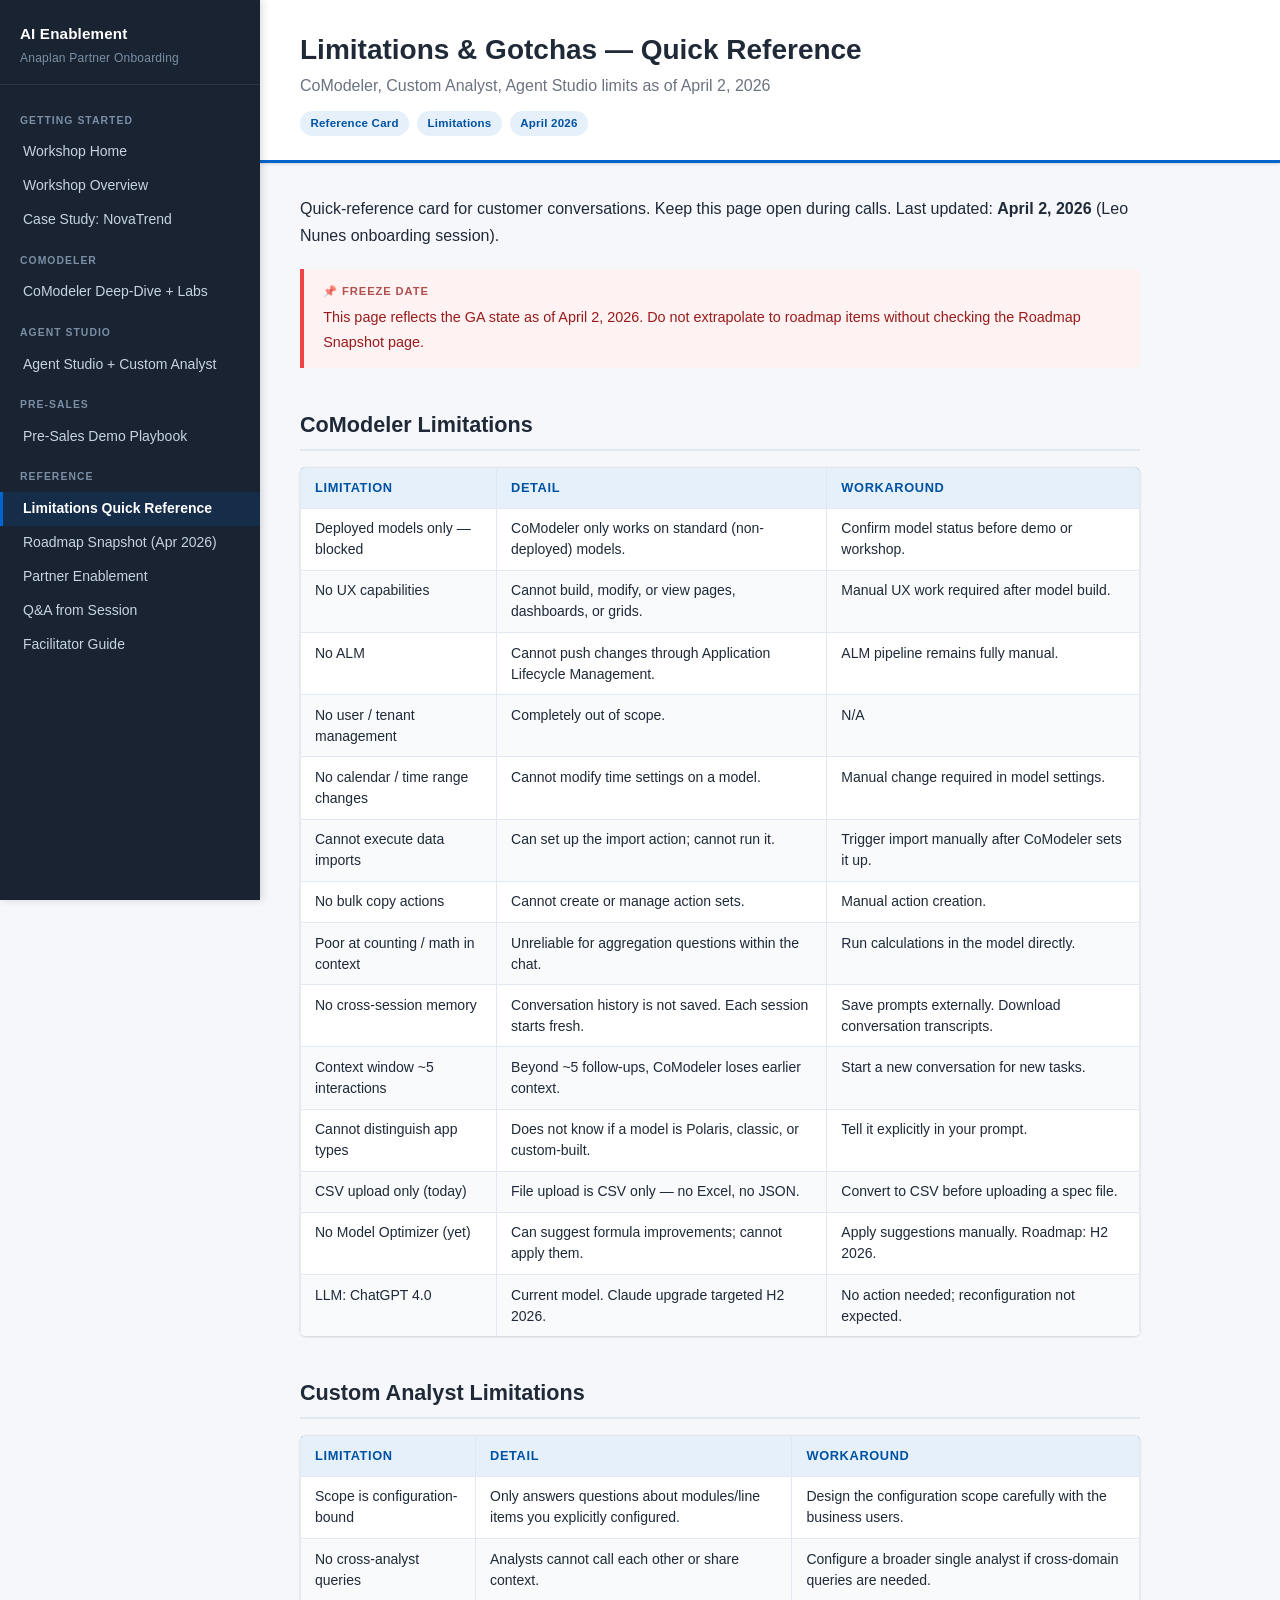
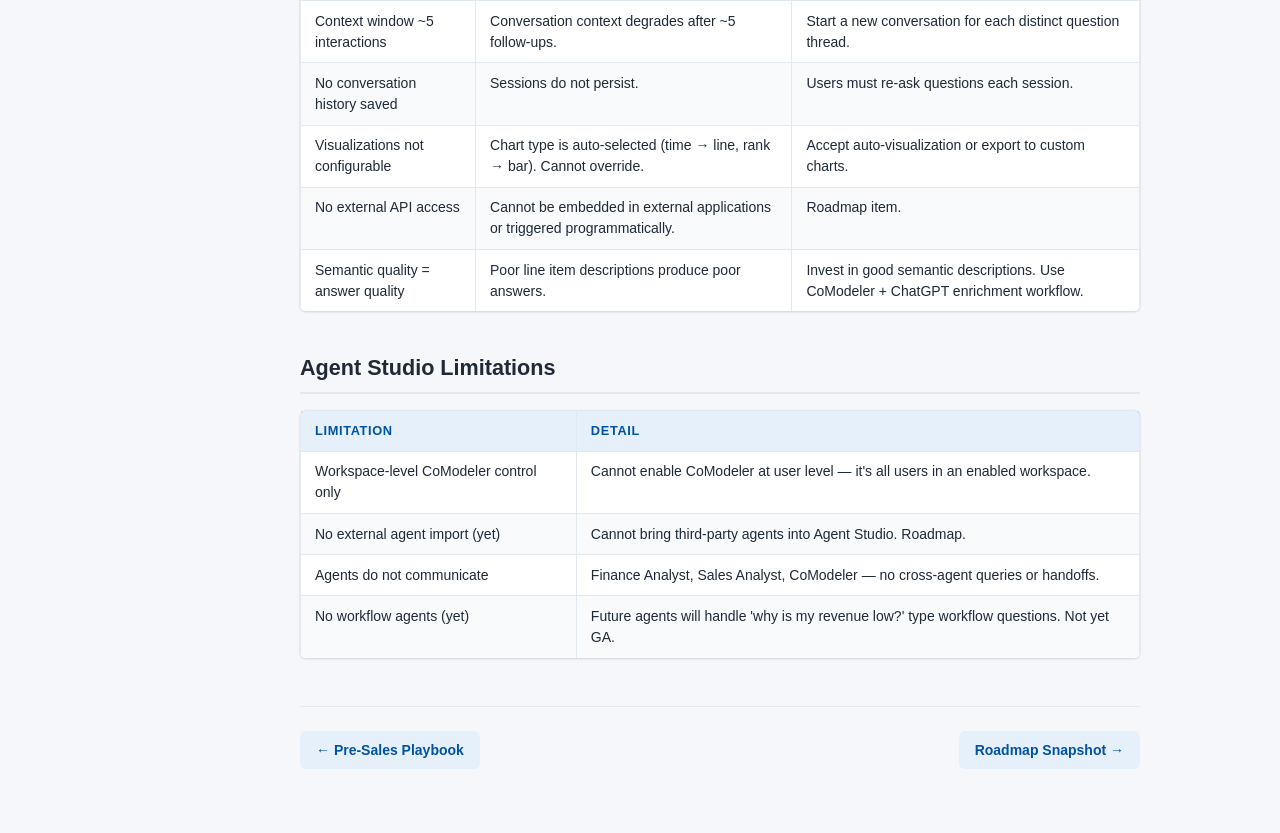
<file: 06-limitations.html>
<!DOCTYPE html>
<html lang="en">
<head>
  <meta charset="UTF-8">
  <meta name="viewport" content="width=device-width, initial-scale=1.0">
  <title>Limitations Quick Reference — AI Enablement Lab Guide</title>
  <link rel="stylesheet" href="./css/style.css">
</head>
<body>
  <div class="mobile-header">
    <button id="hamburger">☰</button>
    <span>AI Enablement Lab Guide</span>
  </div>

  <nav class="sidebar">
    <div class="sidebar-header">
      <div class="sidebar-title">AI Enablement</div>
      <div class="sidebar-subtitle">Anaplan Partner Onboarding</div>
    </div>
    <ul class="nav-list">
      <li class="nav-section-title">Getting Started</li>
      <li><a class="nav-link" href="./index.html">Workshop Home</a></li>
      <li><a class="nav-link" href="./01-overview.html">Workshop Overview</a></li>
      <li><a class="nav-link" href="./02-case-study.html">Case Study: NovaTrend</a></li>
      <li class="nav-section-title">CoModeler</li>
      <li><a class="nav-link" href="./03-comodeler.html">CoModeler Deep-Dive + Labs</a></li>
      <li class="nav-section-title">Agent Studio</li>
      <li><a class="nav-link" href="./04-agent-studio.html">Agent Studio + Custom Analyst</a></li>
      <li class="nav-section-title">Pre-Sales</li>
      <li><a class="nav-link" href="./05-presales-demo.html">Pre-Sales Demo Playbook</a></li>
      <li class="nav-section-title">Reference</li>
      <li><a class="nav-link active" href="./06-limitations.html">Limitations Quick Reference</a></li>
      <li><a class="nav-link" href="./07-roadmap.html">Roadmap Snapshot (Apr 2026)</a></li>
      <li><a class="nav-link" href="./08-partner-enablement.html">Partner Enablement</a></li>
      <li><a class="nav-link" href="./09-qanda.html">Q&amp;A from Session</a></li>
      <li><a class="nav-link" href="./10-facilitator.html">Facilitator Guide</a></li>
    </ul>
  </nav>

  <main class="main-content">
    <div class="content-header">
      <h1>Limitations &amp; Gotchas — Quick Reference</h1>
      <p class="subtitle">CoModeler, Custom Analyst, Agent Studio limits as of April 2, 2026</p>
      <div class="badge-row">
        <span class="content-badge">Reference Card</span>
        <span class="content-badge">Limitations</span>
        <span class="content-badge">April 2026</span>
      </div>
    </div>
    <div class="content-body">

      <p>Quick-reference card for customer conversations. Keep this page open during calls. Last updated: <strong>April 2, 2026</strong> (Leo Nunes onboarding session).</p>

      <div class="callout-important">
        <span class="callout-label">📌 Freeze Date</span>
        <p>This page reflects the GA state as of April 2, 2026. Do not extrapolate to roadmap items without checking the Roadmap Snapshot page.</p>
      </div>

      <h2>CoModeler Limitations</h2>
            <div class="table-wrap">
        <table>
          <thead><tr><th>Limitation</th><th>Detail</th><th>Workaround</th></tr></thead>
          <tbody>
        <tr><td>Deployed models only — blocked</td><td>CoModeler only works on standard (non-deployed) models.</td><td>Confirm model status before demo or workshop.</td></tr>
        <tr><td>No UX capabilities</td><td>Cannot build, modify, or view pages, dashboards, or grids.</td><td>Manual UX work required after model build.</td></tr>
        <tr><td>No ALM</td><td>Cannot push changes through Application Lifecycle Management.</td><td>ALM pipeline remains fully manual.</td></tr>
        <tr><td>No user / tenant management</td><td>Completely out of scope.</td><td>N/A</td></tr>
        <tr><td>No calendar / time range changes</td><td>Cannot modify time settings on a model.</td><td>Manual change required in model settings.</td></tr>
        <tr><td>Cannot execute data imports</td><td>Can set up the import action; cannot run it.</td><td>Trigger import manually after CoModeler sets it up.</td></tr>
        <tr><td>No bulk copy actions</td><td>Cannot create or manage action sets.</td><td>Manual action creation.</td></tr>
        <tr><td>Poor at counting / math in context</td><td>Unreliable for aggregation questions within the chat.</td><td>Run calculations in the model directly.</td></tr>
        <tr><td>No cross-session memory</td><td>Conversation history is not saved. Each session starts fresh.</td><td>Save prompts externally. Download conversation transcripts.</td></tr>
        <tr><td>Context window ~5 interactions</td><td>Beyond ~5 follow-ups, CoModeler loses earlier context.</td><td>Start a new conversation for new tasks.</td></tr>
        <tr><td>Cannot distinguish app types</td><td>Does not know if a model is Polaris, classic, or custom-built.</td><td>Tell it explicitly in your prompt.</td></tr>
        <tr><td>CSV upload only (today)</td><td>File upload is CSV only — no Excel, no JSON.</td><td>Convert to CSV before uploading a spec file.</td></tr>
        <tr><td>No Model Optimizer (yet)</td><td>Can suggest formula improvements; cannot apply them.</td><td>Apply suggestions manually. Roadmap: H2 2026.</td></tr>
        <tr><td>LLM: ChatGPT 4.0</td><td>Current model. Claude upgrade targeted H2 2026.</td><td>No action needed; reconfiguration not expected.</td></tr>
          </tbody>
        </table>
      </div>

      <h2>Custom Analyst Limitations</h2>
            <div class="table-wrap">
        <table>
          <thead><tr><th>Limitation</th><th>Detail</th><th>Workaround</th></tr></thead>
          <tbody>
        <tr><td>Scope is configuration-bound</td><td>Only answers questions about modules/line items you explicitly configured.</td><td>Design the configuration scope carefully with the business users.</td></tr>
        <tr><td>No cross-analyst queries</td><td>Analysts cannot call each other or share context.</td><td>Configure a broader single analyst if cross-domain queries are needed.</td></tr>
        <tr><td>Context window ~5 interactions</td><td>Conversation context degrades after ~5 follow-ups.</td><td>Start a new conversation for each distinct question thread.</td></tr>
        <tr><td>No conversation history saved</td><td>Sessions do not persist.</td><td>Users must re-ask questions each session.</td></tr>
        <tr><td>Visualizations not configurable</td><td>Chart type is auto-selected (time → line, rank → bar). Cannot override.</td><td>Accept auto-visualization or export to custom charts.</td></tr>
        <tr><td>No external API access</td><td>Cannot be embedded in external applications or triggered programmatically.</td><td>Roadmap item.</td></tr>
        <tr><td>Semantic quality = answer quality</td><td>Poor line item descriptions produce poor answers.</td><td>Invest in good semantic descriptions. Use CoModeler + ChatGPT enrichment workflow.</td></tr>
          </tbody>
        </table>
      </div>

      <h2>Agent Studio Limitations</h2>
            <div class="table-wrap">
        <table>
          <thead><tr><th>Limitation</th><th>Detail</th></tr></thead>
          <tbody>
        <tr><td>Workspace-level CoModeler control only</td><td>Cannot enable CoModeler at user level — it's all users in an enabled workspace.</td></tr>
        <tr><td>No external agent import (yet)</td><td>Cannot bring third-party agents into Agent Studio. Roadmap.</td></tr>
        <tr><td>Agents do not communicate</td><td>Finance Analyst, Sales Analyst, CoModeler — no cross-agent queries or handoffs.</td></tr>
        <tr><td>No workflow agents (yet)</td><td>Future agents will handle 'why is my revenue low?' type workflow questions. Not yet GA.</td></tr>
          </tbody>
        </table>
      </div>
      <div class="prevnext-nav">
      <a class="prevnext-prev" href="./05-presales-demo.html">&larr; Pre-Sales Playbook</a>
      <a class="prevnext-next" href="./07-roadmap.html">Roadmap Snapshot &rarr;</a>
      </div>
    </div>
  </main>
  <script src="./js/nav.js"></script>
</body>
</html>
</file>
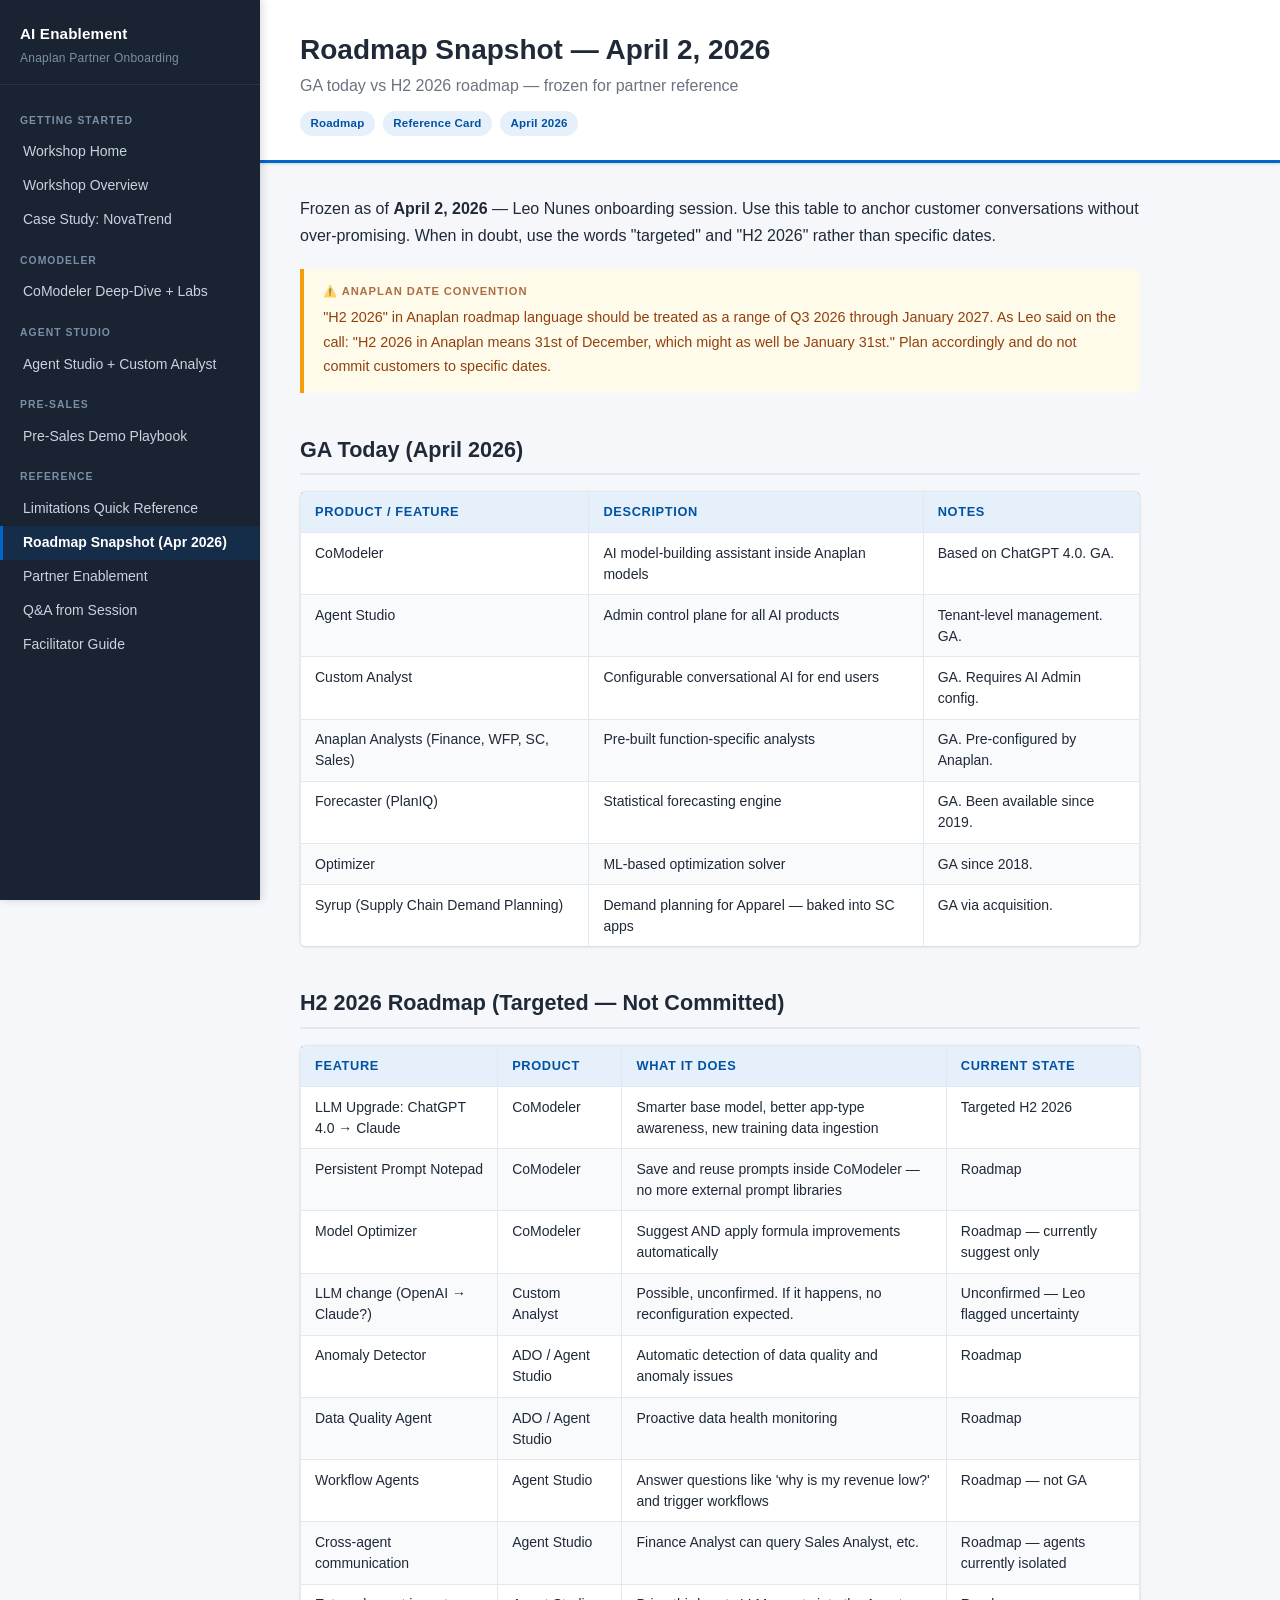
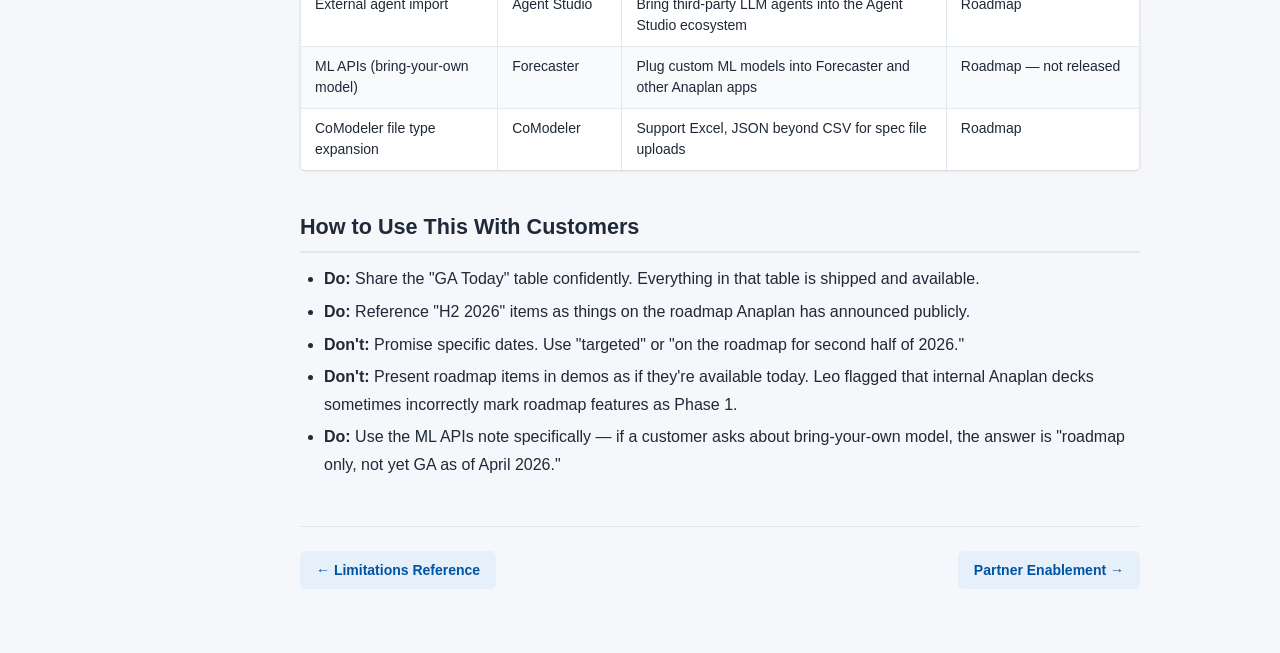
<file: 07-roadmap.html>
<!DOCTYPE html>
<html lang="en">
<head>
  <meta charset="UTF-8">
  <meta name="viewport" content="width=device-width, initial-scale=1.0">
  <title>Roadmap Snapshot — AI Enablement Lab Guide</title>
  <link rel="stylesheet" href="./css/style.css">
</head>
<body>
  <div class="mobile-header">
    <button id="hamburger">☰</button>
    <span>AI Enablement Lab Guide</span>
  </div>

  <nav class="sidebar">
    <div class="sidebar-header">
      <div class="sidebar-title">AI Enablement</div>
      <div class="sidebar-subtitle">Anaplan Partner Onboarding</div>
    </div>
    <ul class="nav-list">
      <li class="nav-section-title">Getting Started</li>
      <li><a class="nav-link" href="./index.html">Workshop Home</a></li>
      <li><a class="nav-link" href="./01-overview.html">Workshop Overview</a></li>
      <li><a class="nav-link" href="./02-case-study.html">Case Study: NovaTrend</a></li>
      <li class="nav-section-title">CoModeler</li>
      <li><a class="nav-link" href="./03-comodeler.html">CoModeler Deep-Dive + Labs</a></li>
      <li class="nav-section-title">Agent Studio</li>
      <li><a class="nav-link" href="./04-agent-studio.html">Agent Studio + Custom Analyst</a></li>
      <li class="nav-section-title">Pre-Sales</li>
      <li><a class="nav-link" href="./05-presales-demo.html">Pre-Sales Demo Playbook</a></li>
      <li class="nav-section-title">Reference</li>
      <li><a class="nav-link" href="./06-limitations.html">Limitations Quick Reference</a></li>
      <li><a class="nav-link active" href="./07-roadmap.html">Roadmap Snapshot (Apr 2026)</a></li>
      <li><a class="nav-link" href="./08-partner-enablement.html">Partner Enablement</a></li>
      <li><a class="nav-link" href="./09-qanda.html">Q&amp;A from Session</a></li>
      <li><a class="nav-link" href="./10-facilitator.html">Facilitator Guide</a></li>
    </ul>
  </nav>

  <main class="main-content">
    <div class="content-header">
      <h1>Roadmap Snapshot — April 2, 2026</h1>
      <p class="subtitle">GA today vs H2 2026 roadmap — frozen for partner reference</p>
      <div class="badge-row">
        <span class="content-badge">Roadmap</span>
        <span class="content-badge">Reference Card</span>
        <span class="content-badge">April 2026</span>
      </div>
    </div>
    <div class="content-body">

      <p>Frozen as of <strong>April 2, 2026</strong> — Leo Nunes onboarding session. Use this table to anchor customer conversations without over-promising. When in doubt, use the words "targeted" and "H2 2026" rather than specific dates.</p>

      <div class="callout-warning">
        <span class="callout-label">⚠️ Anaplan Date Convention</span>
        <p>"H2 2026" in Anaplan roadmap language should be treated as a range of Q3 2026 through January 2027. As Leo said on the call: "H2 2026 in Anaplan means 31st of December, which might as well be January 31st." Plan accordingly and do not commit customers to specific dates.</p>
      </div>

      <h2>GA Today (April 2026)</h2>
            <div class="table-wrap">
        <table>
          <thead><tr><th>Product / Feature</th><th>Description</th><th>Notes</th></tr></thead>
          <tbody>
        <tr><td>CoModeler</td><td>AI model-building assistant inside Anaplan models</td><td>Based on ChatGPT 4.0. GA.</td></tr>
        <tr><td>Agent Studio</td><td>Admin control plane for all AI products</td><td>Tenant-level management. GA.</td></tr>
        <tr><td>Custom Analyst</td><td>Configurable conversational AI for end users</td><td>GA. Requires AI Admin config.</td></tr>
        <tr><td>Anaplan Analysts (Finance, WFP, SC, Sales)</td><td>Pre-built function-specific analysts</td><td>GA. Pre-configured by Anaplan.</td></tr>
        <tr><td>Forecaster (PlanIQ)</td><td>Statistical forecasting engine</td><td>GA. Been available since 2019.</td></tr>
        <tr><td>Optimizer</td><td>ML-based optimization solver</td><td>GA since 2018.</td></tr>
        <tr><td>Syrup (Supply Chain Demand Planning)</td><td>Demand planning for Apparel — baked into SC apps</td><td>GA via acquisition.</td></tr>
          </tbody>
        </table>
      </div>

      <h2>H2 2026 Roadmap (Targeted — Not Committed)</h2>
            <div class="table-wrap">
        <table>
          <thead><tr><th>Feature</th><th>Product</th><th>What It Does</th><th>Current State</th></tr></thead>
          <tbody>
        <tr><td>LLM Upgrade: ChatGPT 4.0 → Claude</td><td>CoModeler</td><td>Smarter base model, better app-type awareness, new training data ingestion</td><td>Targeted H2 2026</td></tr>
        <tr><td>Persistent Prompt Notepad</td><td>CoModeler</td><td>Save and reuse prompts inside CoModeler — no more external prompt libraries</td><td>Roadmap</td></tr>
        <tr><td>Model Optimizer</td><td>CoModeler</td><td>Suggest AND apply formula improvements automatically</td><td>Roadmap — currently suggest only</td></tr>
        <tr><td>LLM change (OpenAI → Claude?)</td><td>Custom Analyst</td><td>Possible, unconfirmed. If it happens, no reconfiguration expected.</td><td>Unconfirmed — Leo flagged uncertainty</td></tr>
        <tr><td>Anomaly Detector</td><td>ADO / Agent Studio</td><td>Automatic detection of data quality and anomaly issues</td><td>Roadmap</td></tr>
        <tr><td>Data Quality Agent</td><td>ADO / Agent Studio</td><td>Proactive data health monitoring</td><td>Roadmap</td></tr>
        <tr><td>Workflow Agents</td><td>Agent Studio</td><td>Answer questions like 'why is my revenue low?' and trigger workflows</td><td>Roadmap — not GA</td></tr>
        <tr><td>Cross-agent communication</td><td>Agent Studio</td><td>Finance Analyst can query Sales Analyst, etc.</td><td>Roadmap — agents currently isolated</td></tr>
        <tr><td>External agent import</td><td>Agent Studio</td><td>Bring third-party LLM agents into the Agent Studio ecosystem</td><td>Roadmap</td></tr>
        <tr><td>ML APIs (bring-your-own model)</td><td>Forecaster</td><td>Plug custom ML models into Forecaster and other Anaplan apps</td><td>Roadmap — not released</td></tr>
        <tr><td>CoModeler file type expansion</td><td>CoModeler</td><td>Support Excel, JSON beyond CSV for spec file uploads</td><td>Roadmap</td></tr>
          </tbody>
        </table>
      </div>

      <h2>How to Use This With Customers</h2>
      <ul>
        <li><strong>Do:</strong> Share the "GA Today" table confidently. Everything in that table is shipped and available.</li>
        <li><strong>Do:</strong> Reference "H2 2026" items as things on the roadmap Anaplan has announced publicly.</li>
        <li><strong>Don't:</strong> Promise specific dates. Use "targeted" or "on the roadmap for second half of 2026."</li>
        <li><strong>Don't:</strong> Present roadmap items in demos as if they're available today. Leo flagged that internal Anaplan decks sometimes incorrectly mark roadmap features as Phase 1.</li>
        <li><strong>Do:</strong> Use the ML APIs note specifically — if a customer asks about bring-your-own model, the answer is "roadmap only, not yet GA as of April 2026."</li>
      </ul>

      <div class="prevnext-nav">
      <a class="prevnext-prev" href="./06-limitations.html">&larr; Limitations Reference</a>
      <a class="prevnext-next" href="./08-partner-enablement.html">Partner Enablement &rarr;</a>
      </div>
    </div>
  </main>
  <script src="./js/nav.js"></script>
</body>
</html>
</file>
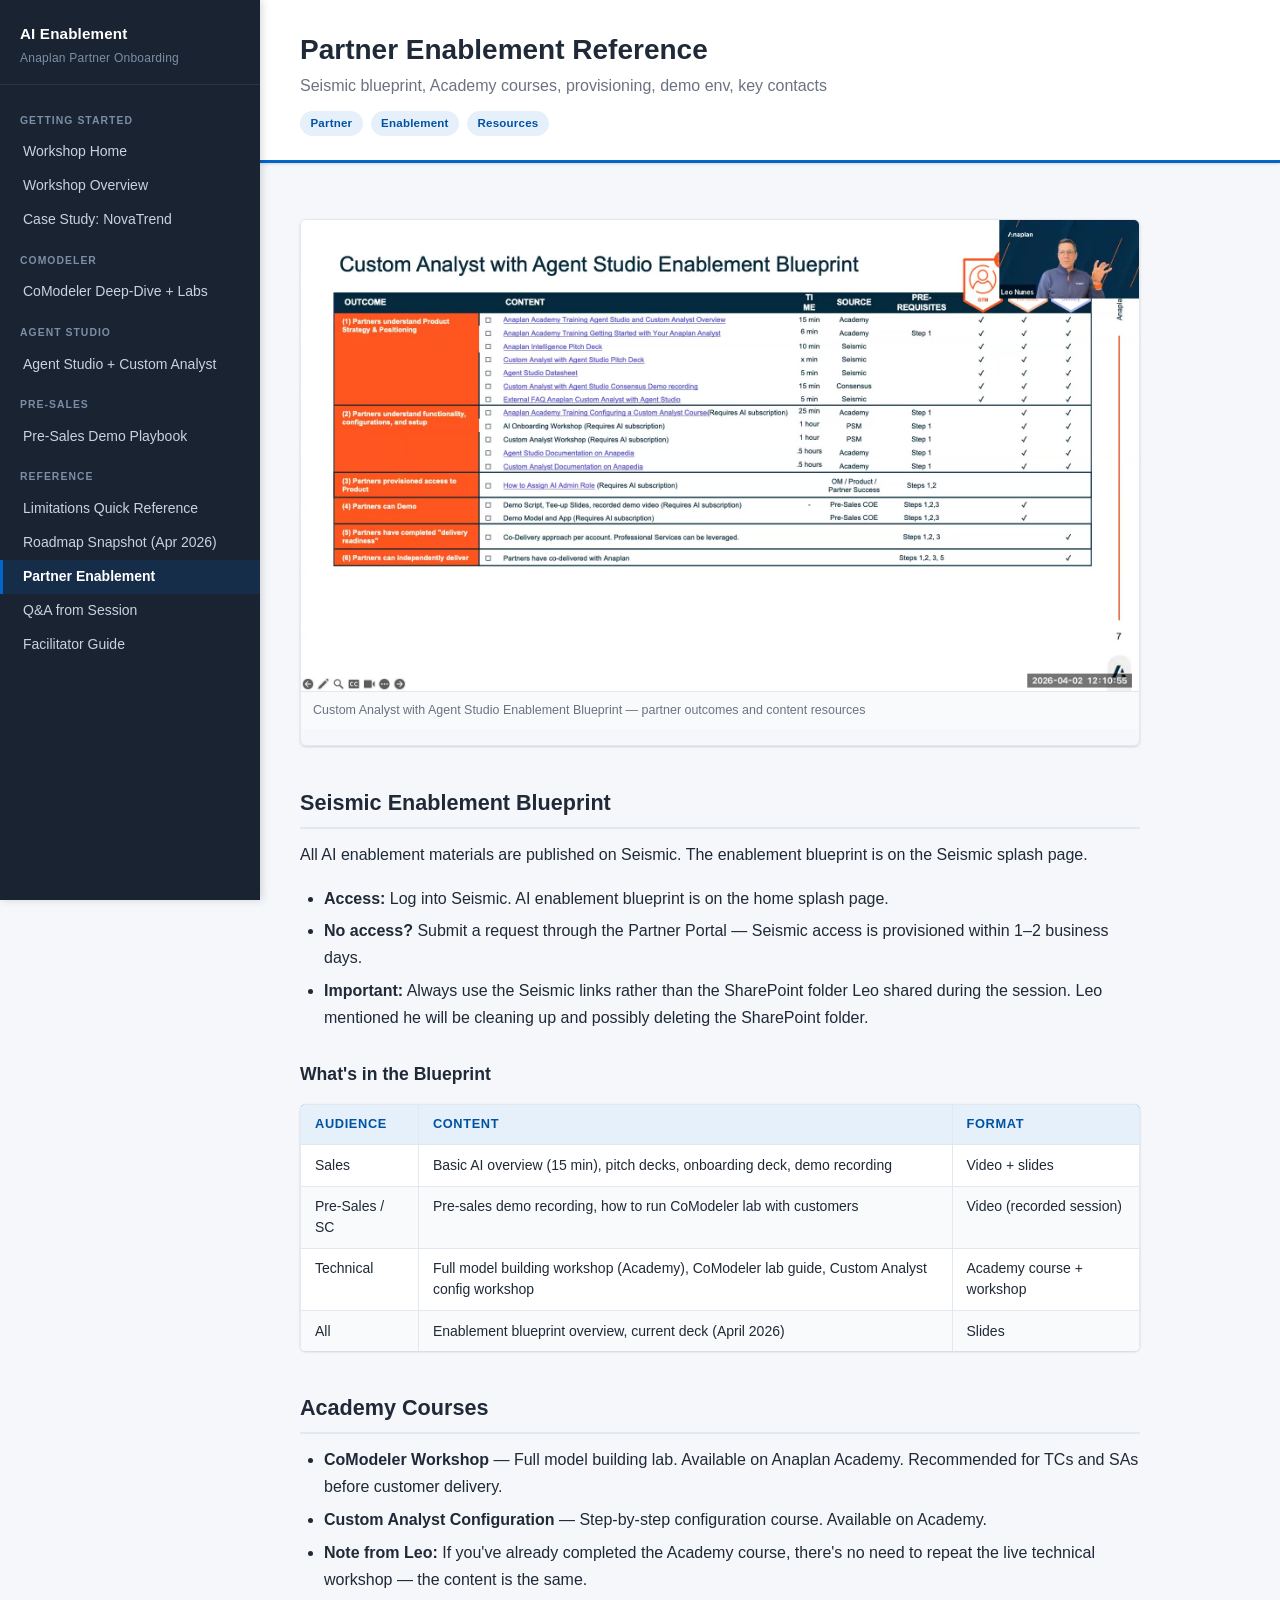
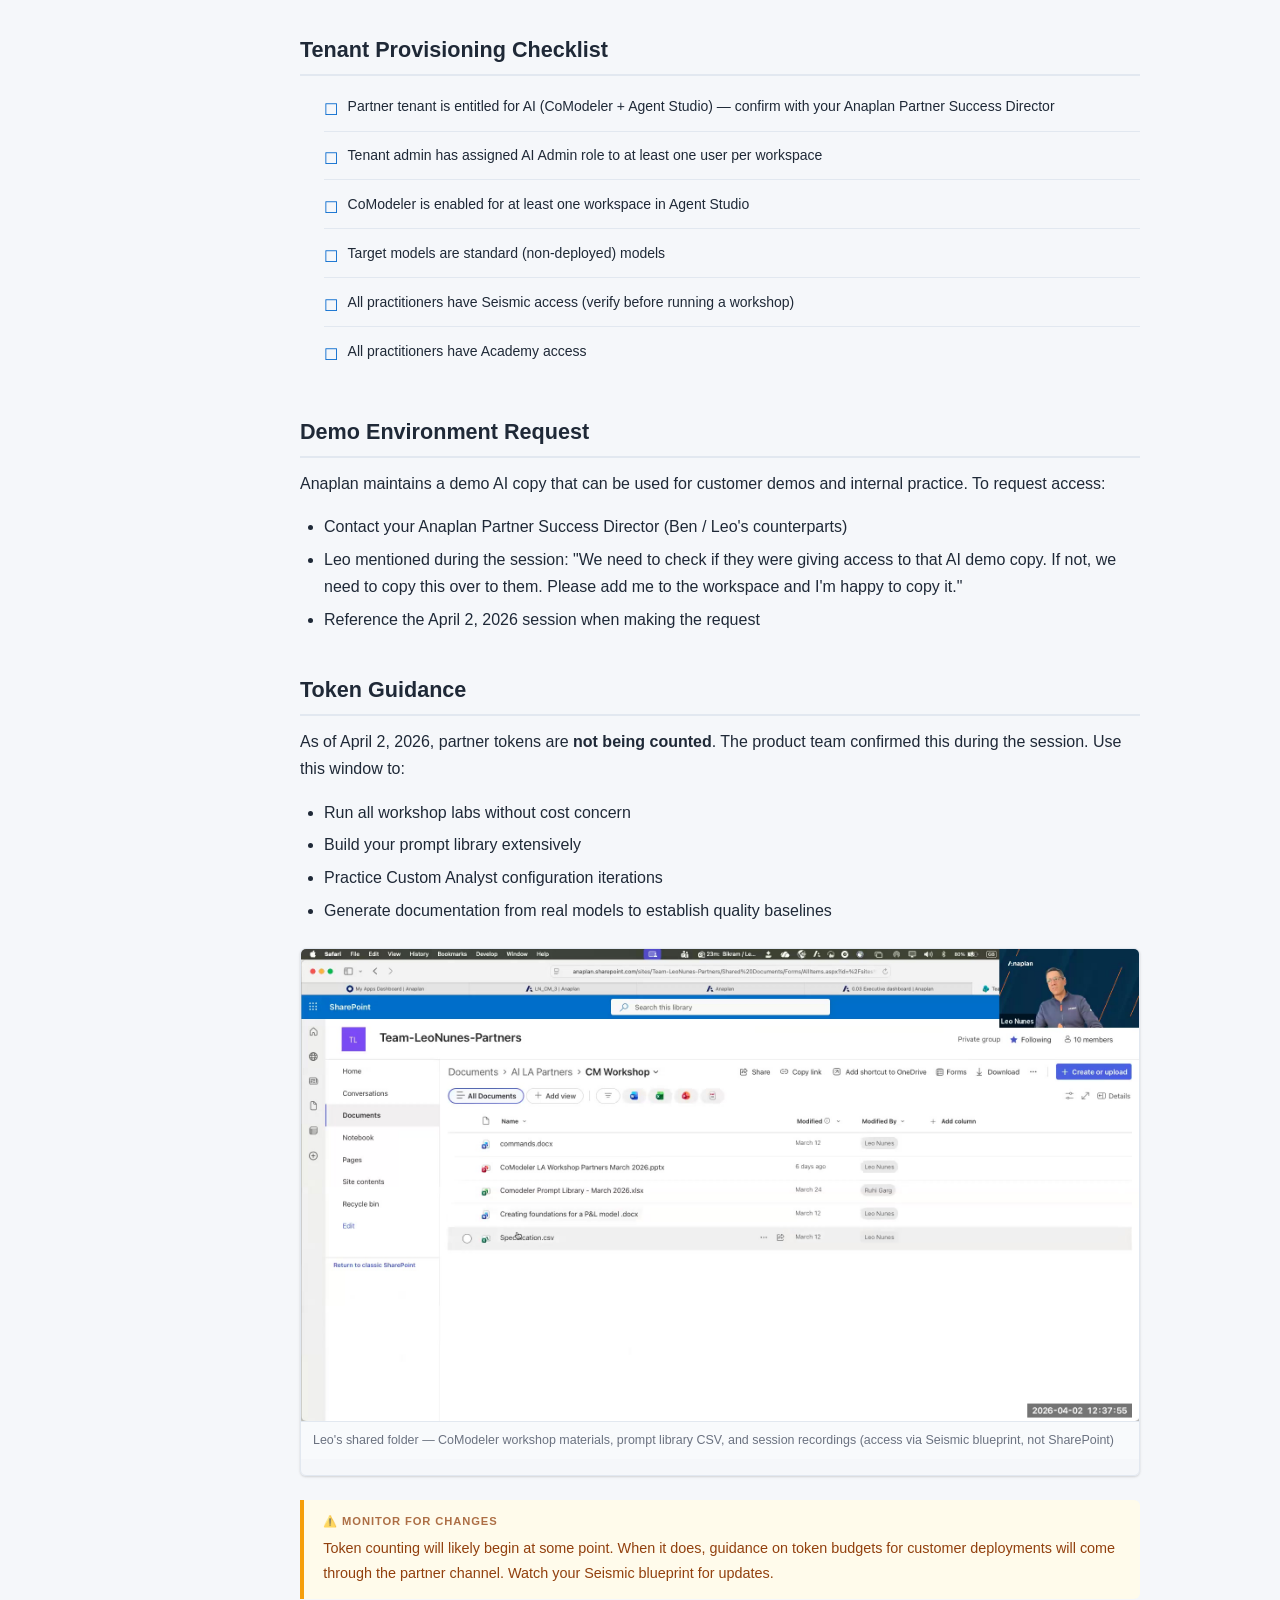
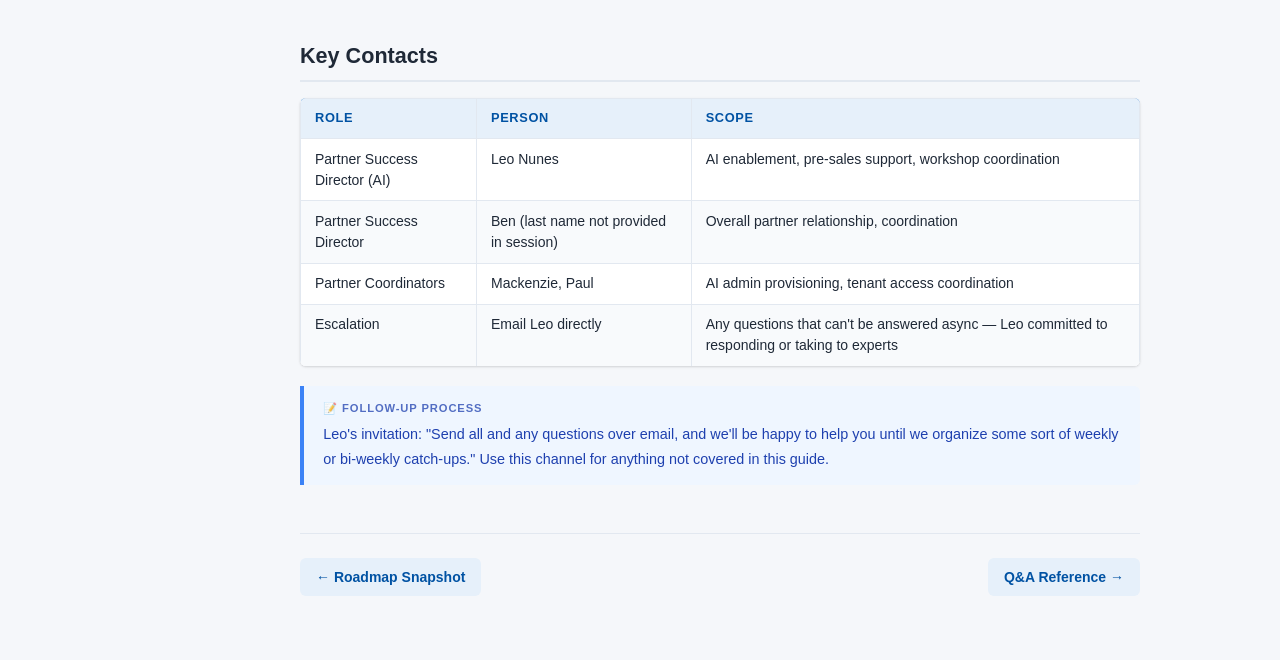
<file: 08-partner-enablement.html>
<!DOCTYPE html>
<html lang="en">
<head>
  <meta charset="UTF-8">
  <meta name="viewport" content="width=device-width, initial-scale=1.0">
  <title>Partner Enablement Reference — AI Enablement Lab Guide</title>
  <link rel="stylesheet" href="./css/style.css">
</head>
<body>
  <div class="mobile-header">
    <button id="hamburger">☰</button>
    <span>AI Enablement Lab Guide</span>
  </div>

  <nav class="sidebar">
    <div class="sidebar-header">
      <div class="sidebar-title">AI Enablement</div>
      <div class="sidebar-subtitle">Anaplan Partner Onboarding</div>
    </div>
    <ul class="nav-list">
      <li class="nav-section-title">Getting Started</li>
      <li><a class="nav-link" href="./index.html">Workshop Home</a></li>
      <li><a class="nav-link" href="./01-overview.html">Workshop Overview</a></li>
      <li><a class="nav-link" href="./02-case-study.html">Case Study: NovaTrend</a></li>
      <li class="nav-section-title">CoModeler</li>
      <li><a class="nav-link" href="./03-comodeler.html">CoModeler Deep-Dive + Labs</a></li>
      <li class="nav-section-title">Agent Studio</li>
      <li><a class="nav-link" href="./04-agent-studio.html">Agent Studio + Custom Analyst</a></li>
      <li class="nav-section-title">Pre-Sales</li>
      <li><a class="nav-link" href="./05-presales-demo.html">Pre-Sales Demo Playbook</a></li>
      <li class="nav-section-title">Reference</li>
      <li><a class="nav-link" href="./06-limitations.html">Limitations Quick Reference</a></li>
      <li><a class="nav-link" href="./07-roadmap.html">Roadmap Snapshot (Apr 2026)</a></li>
      <li><a class="nav-link active" href="./08-partner-enablement.html">Partner Enablement</a></li>
      <li><a class="nav-link" href="./09-qanda.html">Q&amp;A from Session</a></li>
      <li><a class="nav-link" href="./10-facilitator.html">Facilitator Guide</a></li>
    </ul>
  </nav>

  <main class="main-content">
    <div class="content-header">
      <h1>Partner Enablement Reference</h1>
      <p class="subtitle">Seismic blueprint, Academy courses, provisioning, demo env, key contacts</p>
      <div class="badge-row">
        <span class="content-badge">Partner</span>
        <span class="content-badge">Enablement</span>
        <span class="content-badge">Resources</span>
      </div>
    </div>
    <div class="content-body">

      <div class="screenshot-wrap">
        <img src="./img/ss-0480.jpg" alt="Enablement Blueprint matrix from Leo's session" class="screenshot">
        <p class="screenshot-caption">Custom Analyst with Agent Studio Enablement Blueprint — partner outcomes and content resources</p>
      </div>

      <h2>Seismic Enablement Blueprint</h2>
      <p>All AI enablement materials are published on Seismic. The enablement blueprint is on the Seismic splash page.</p>
      <ul>
        <li><strong>Access:</strong> Log into Seismic. AI enablement blueprint is on the home splash page.</li>
        <li><strong>No access?</strong> Submit a request through the Partner Portal — Seismic access is provisioned within 1–2 business days.</li>
        <li><strong>Important:</strong> Always use the Seismic links rather than the SharePoint folder Leo shared during the session. Leo mentioned he will be cleaning up and possibly deleting the SharePoint folder.</li>
      </ul>

      <h3>What's in the Blueprint</h3>
            <div class="table-wrap">
        <table>
          <thead><tr><th>Audience</th><th>Content</th><th>Format</th></tr></thead>
          <tbody>
        <tr><td>Sales</td><td>Basic AI overview (15 min), pitch decks, onboarding deck, demo recording</td><td>Video + slides</td></tr>
        <tr><td>Pre-Sales / SC</td><td>Pre-sales demo recording, how to run CoModeler lab with customers</td><td>Video (recorded session)</td></tr>
        <tr><td>Technical</td><td>Full model building workshop (Academy), CoModeler lab guide, Custom Analyst config workshop</td><td>Academy course + workshop</td></tr>
        <tr><td>All</td><td>Enablement blueprint overview, current deck (April 2026)</td><td>Slides</td></tr>
          </tbody>
        </table>
      </div>

      <h2>Academy Courses</h2>
      <ul>
        <li><strong>CoModeler Workshop</strong> — Full model building lab. Available on Anaplan Academy. Recommended for TCs and SAs before customer delivery.</li>
        <li><strong>Custom Analyst Configuration</strong> — Step-by-step configuration course. Available on Academy.</li>
        <li><strong>Note from Leo:</strong> If you've already completed the Academy course, there's no need to repeat the live technical workshop — the content is the same.</li>
      </ul>

      <h2>Tenant Provisioning Checklist</h2>
      <ul class="checklist">
        <li>Partner tenant is entitled for AI (CoModeler + Agent Studio) — confirm with your Anaplan Partner Success Director</li>
        <li>Tenant admin has assigned AI Admin role to at least one user per workspace</li>
        <li>CoModeler is enabled for at least one workspace in Agent Studio</li>
        <li>Target models are standard (non-deployed) models</li>
        <li>All practitioners have Seismic access (verify before running a workshop)</li>
        <li>All practitioners have Academy access</li>
      </ul>

      <h2>Demo Environment Request</h2>
      <p>Anaplan maintains a demo AI copy that can be used for customer demos and internal practice. To request access:</p>
      <ul>
        <li>Contact your Anaplan Partner Success Director (Ben / Leo's counterparts)</li>
        <li>Leo mentioned during the session: "We need to check if they were giving access to that AI demo copy. If not, we need to copy this over to them. Please add me to the workspace and I'm happy to copy it."</li>
        <li>Reference the April 2, 2026 session when making the request</li>
      </ul>

      <h2>Token Guidance</h2>
      <p>As of April 2, 2026, partner tokens are <strong>not being counted</strong>. The product team confirmed this during the session. Use this window to:</p>
      <ul>
        <li>Run all workshop labs without cost concern</li>
        <li>Build your prompt library extensively</li>
        <li>Practice Custom Analyst configuration iterations</li>
        <li>Generate documentation from real models to establish quality baselines</li>
      </ul>

      <div class="screenshot-wrap">
        <img src="./img/ss-2100.jpg" alt="SharePoint folder with CoModeler workshop materials and prompt library" class="screenshot">
        <p class="screenshot-caption">Leo's shared folder — CoModeler workshop materials, prompt library CSV, and session recordings (access via Seismic blueprint, not SharePoint)</p>
      </div>

      <div class="callout-warning">
        <span class="callout-label">⚠️ Monitor for Changes</span>
        <p>Token counting will likely begin at some point. When it does, guidance on token budgets for customer deployments will come through the partner channel. Watch your Seismic blueprint for updates.</p>
      </div>

      <h2>Key Contacts</h2>
            <div class="table-wrap">
        <table>
          <thead><tr><th>Role</th><th>Person</th><th>Scope</th></tr></thead>
          <tbody>
        <tr><td>Partner Success Director (AI)</td><td>Leo Nunes</td><td>AI enablement, pre-sales support, workshop coordination</td></tr>
        <tr><td>Partner Success Director</td><td>Ben (last name not provided in session)</td><td>Overall partner relationship, coordination</td></tr>
        <tr><td>Partner Coordinators</td><td>Mackenzie, Paul</td><td>AI admin provisioning, tenant access coordination</td></tr>
        <tr><td>Escalation</td><td>Email Leo directly</td><td>Any questions that can't be answered async — Leo committed to responding or taking to experts</td></tr>
          </tbody>
        </table>
      </div>

      <div class="callout-note">
        <span class="callout-label">📝 Follow-Up Process</span>
        <p>Leo's invitation: "Send all and any questions over email, and we'll be happy to help you until we organize some sort of weekly or bi-weekly catch-ups." Use this channel for anything not covered in this guide.</p>
      </div>

      <div class="prevnext-nav">
      <a class="prevnext-prev" href="./07-roadmap.html">&larr; Roadmap Snapshot</a>
      <a class="prevnext-next" href="./09-qanda.html">Q&amp;A Reference &rarr;</a>
      </div>
    </div>
  </main>
  <script src="./js/nav.js"></script>
</body>
</html>
</file>
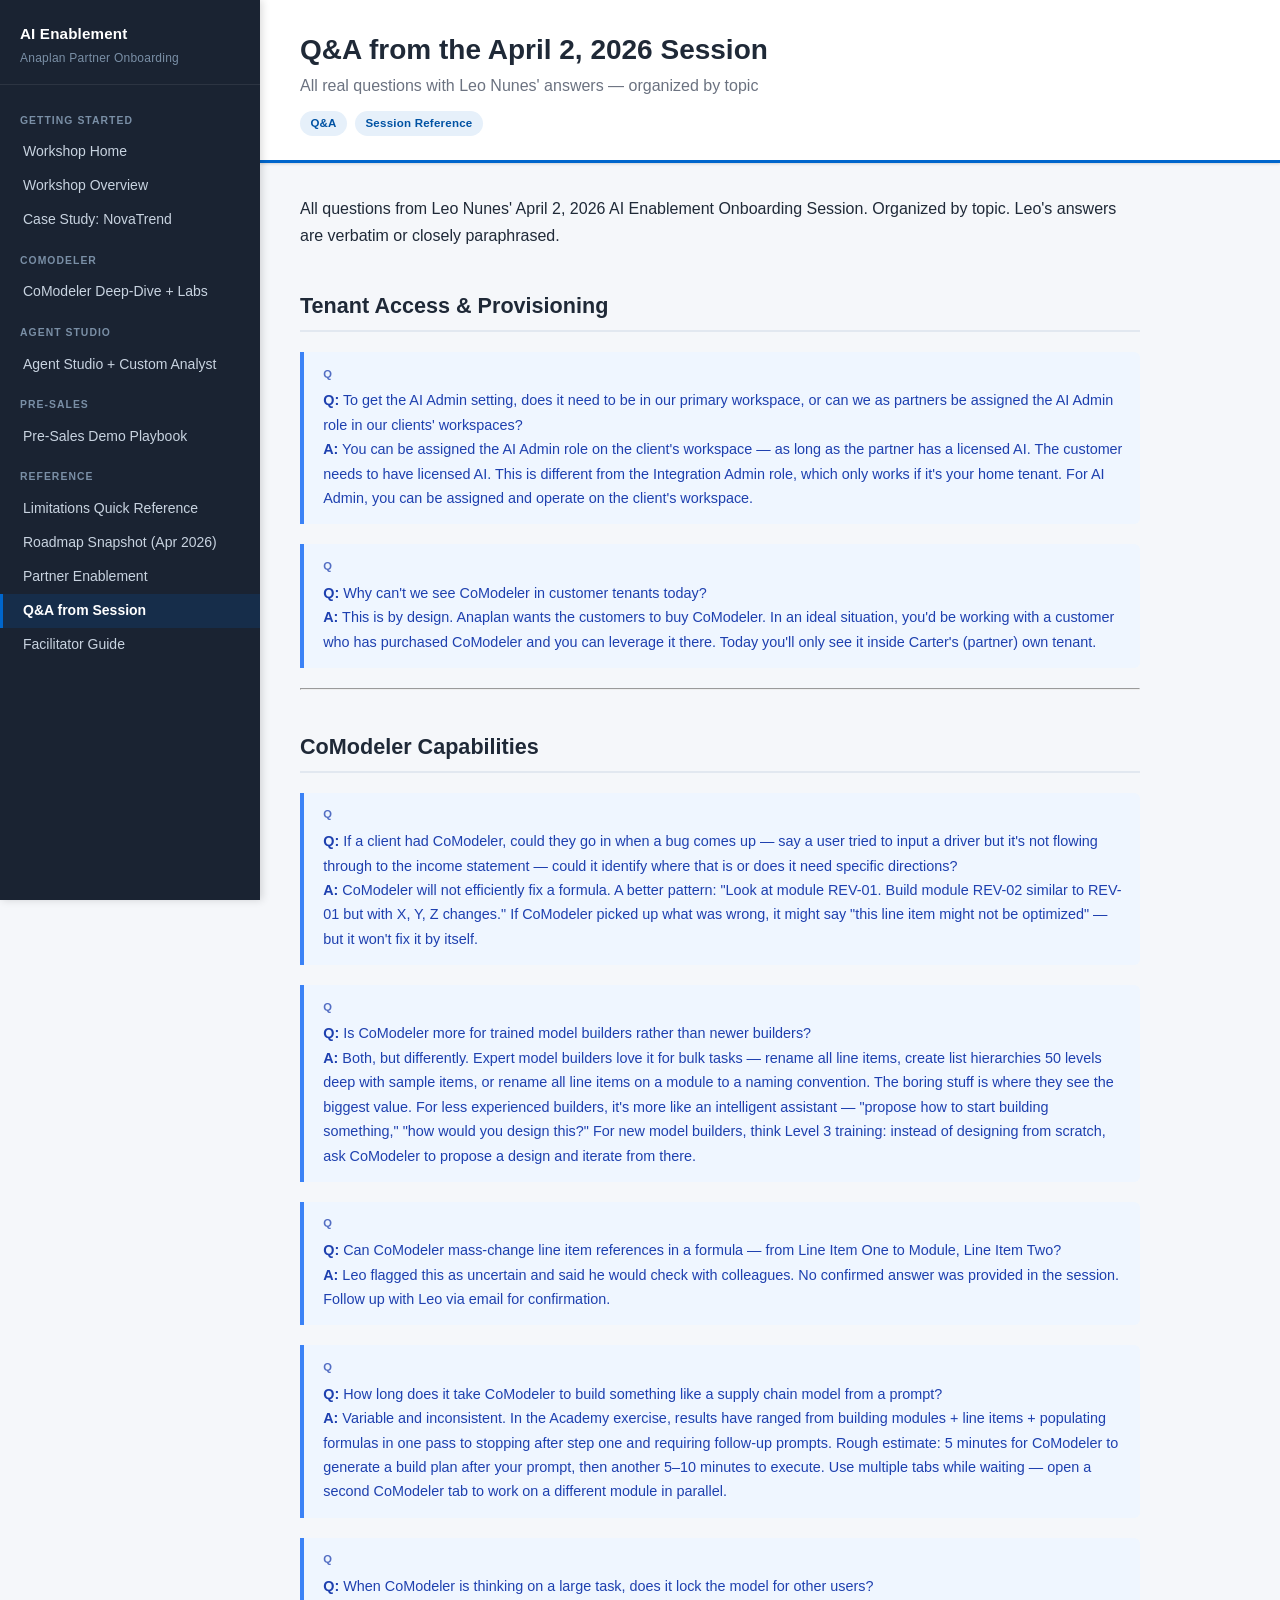
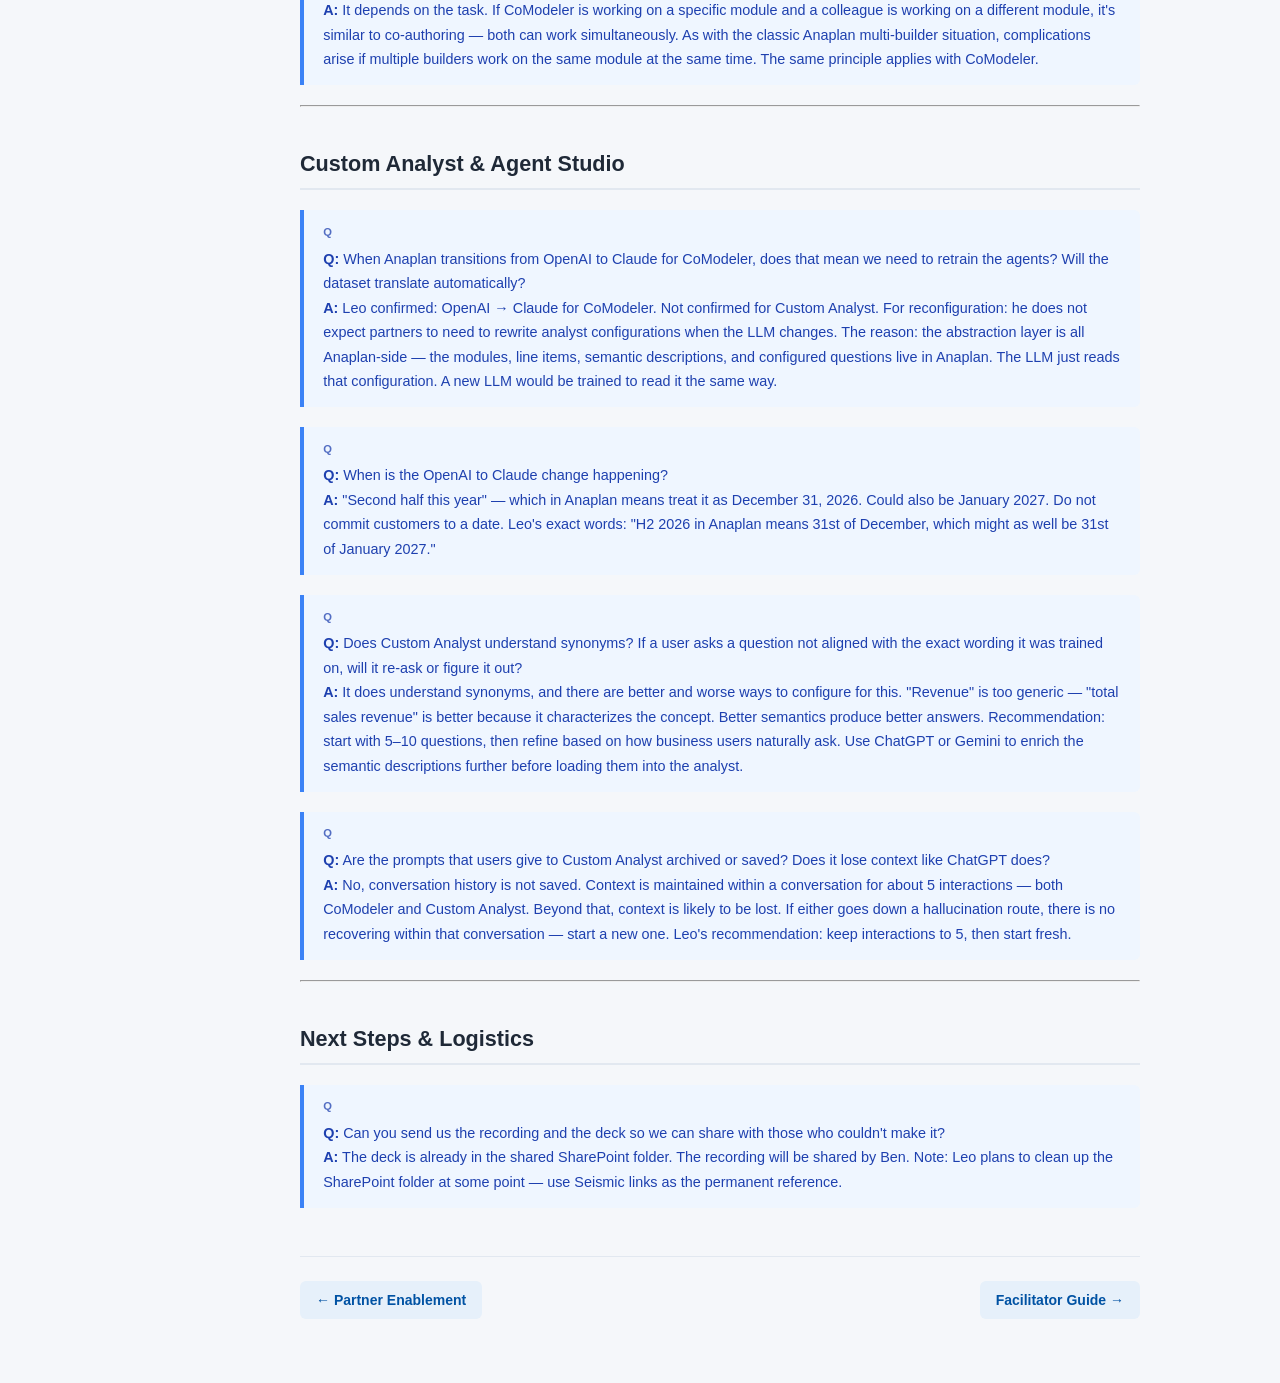
<file: 09-qanda.html>
<!DOCTYPE html>
<html lang="en">
<head>
  <meta charset="UTF-8">
  <meta name="viewport" content="width=device-width, initial-scale=1.0">
  <title>Q&A Reference — AI Enablement Lab Guide</title>
  <link rel="stylesheet" href="./css/style.css">
</head>
<body>
  <div class="mobile-header">
    <button id="hamburger">☰</button>
    <span>AI Enablement Lab Guide</span>
  </div>

  <nav class="sidebar">
    <div class="sidebar-header">
      <div class="sidebar-title">AI Enablement</div>
      <div class="sidebar-subtitle">Anaplan Partner Onboarding</div>
    </div>
    <ul class="nav-list">
      <li class="nav-section-title">Getting Started</li>
      <li><a class="nav-link" href="./index.html">Workshop Home</a></li>
      <li><a class="nav-link" href="./01-overview.html">Workshop Overview</a></li>
      <li><a class="nav-link" href="./02-case-study.html">Case Study: NovaTrend</a></li>
      <li class="nav-section-title">CoModeler</li>
      <li><a class="nav-link" href="./03-comodeler.html">CoModeler Deep-Dive + Labs</a></li>
      <li class="nav-section-title">Agent Studio</li>
      <li><a class="nav-link" href="./04-agent-studio.html">Agent Studio + Custom Analyst</a></li>
      <li class="nav-section-title">Pre-Sales</li>
      <li><a class="nav-link" href="./05-presales-demo.html">Pre-Sales Demo Playbook</a></li>
      <li class="nav-section-title">Reference</li>
      <li><a class="nav-link" href="./06-limitations.html">Limitations Quick Reference</a></li>
      <li><a class="nav-link" href="./07-roadmap.html">Roadmap Snapshot (Apr 2026)</a></li>
      <li><a class="nav-link" href="./08-partner-enablement.html">Partner Enablement</a></li>
      <li><a class="nav-link active" href="./09-qanda.html">Q&amp;A from Session</a></li>
      <li><a class="nav-link" href="./10-facilitator.html">Facilitator Guide</a></li>
    </ul>
  </nav>

  <main class="main-content">
    <div class="content-header">
      <h1>Q&amp;A from the April 2, 2026 Session</h1>
      <p class="subtitle">All real questions with Leo Nunes' answers — organized by topic</p>
      <div class="badge-row">
        <span class="content-badge">Q&amp;A</span>
        <span class="content-badge">Session Reference</span>
      </div>
    </div>
    <div class="content-body">

      <p>All questions from Leo Nunes' April 2, 2026 AI Enablement Onboarding Session. Organized by topic. Leo's answers are verbatim or closely paraphrased.</p>

      <h2>Tenant Access &amp; Provisioning</h2>

      <div class="callout-note">
        <span class="callout-label">Q</span>
        <p><strong>Q:</strong> To get the AI Admin setting, does it need to be in our primary workspace, or can we as partners be assigned the AI Admin role in our clients' workspaces?</p>
        <p><strong>A:</strong> You can be assigned the AI Admin role on the client's workspace — as long as the partner has a licensed AI. The customer needs to have licensed AI. This is different from the Integration Admin role, which only works if it's your home tenant. For AI Admin, you can be assigned and operate on the client's workspace.</p>
      </div>

      <div class="callout-note">
        <span class="callout-label">Q</span>
        <p><strong>Q:</strong> Why can't we see CoModeler in customer tenants today?</p>
        <p><strong>A:</strong> This is by design. Anaplan wants the customers to buy CoModeler. In an ideal situation, you'd be working with a customer who has purchased CoModeler and you can leverage it there. Today you'll only see it inside Carter's (partner) own tenant.</p>
      </div>

      <hr>
      <h2>CoModeler Capabilities</h2>

      <div class="callout-note">
        <span class="callout-label">Q</span>
        <p><strong>Q:</strong> If a client had CoModeler, could they go in when a bug comes up — say a user tried to input a driver but it's not flowing through to the income statement — could it identify where that is or does it need specific directions?</p>
        <p><strong>A:</strong> CoModeler will not efficiently fix a formula. A better pattern: "Look at module REV-01. Build module REV-02 similar to REV-01 but with X, Y, Z changes." If CoModeler picked up what was wrong, it might say "this line item might not be optimized" — but it won't fix it by itself.</p>
      </div>

      <div class="callout-note">
        <span class="callout-label">Q</span>
        <p><strong>Q:</strong> Is CoModeler more for trained model builders rather than newer builders?</p>
        <p><strong>A:</strong> Both, but differently. Expert model builders love it for bulk tasks — rename all line items, create list hierarchies 50 levels deep with sample items, or rename all line items on a module to a naming convention. The boring stuff is where they see the biggest value. For less experienced builders, it's more like an intelligent assistant — "propose how to start building something," "how would you design this?" For new model builders, think Level 3 training: instead of designing from scratch, ask CoModeler to propose a design and iterate from there.</p>
      </div>

      <div class="callout-note">
        <span class="callout-label">Q</span>
        <p><strong>Q:</strong> Can CoModeler mass-change line item references in a formula — from Line Item One to Module, Line Item Two?</p>
        <p><strong>A:</strong> Leo flagged this as uncertain and said he would check with colleagues. No confirmed answer was provided in the session. Follow up with Leo via email for confirmation.</p>
      </div>

      <div class="callout-note">
        <span class="callout-label">Q</span>
        <p><strong>Q:</strong> How long does it take CoModeler to build something like a supply chain model from a prompt?</p>
        <p><strong>A:</strong> Variable and inconsistent. In the Academy exercise, results have ranged from building modules + line items + populating formulas in one pass to stopping after step one and requiring follow-up prompts. Rough estimate: 5 minutes for CoModeler to generate a build plan after your prompt, then another 5–10 minutes to execute. Use multiple tabs while waiting — open a second CoModeler tab to work on a different module in parallel.</p>
      </div>

      <div class="callout-note">
        <span class="callout-label">Q</span>
        <p><strong>Q:</strong> When CoModeler is thinking on a large task, does it lock the model for other users?</p>
        <p><strong>A:</strong> It depends on the task. If CoModeler is working on a specific module and a colleague is working on a different module, it's similar to co-authoring — both can work simultaneously. As with the classic Anaplan multi-builder situation, complications arise if multiple builders work on the same module at the same time. The same principle applies with CoModeler.</p>
      </div>

      <hr>
      <h2>Custom Analyst &amp; Agent Studio</h2>

      <div class="callout-note">
        <span class="callout-label">Q</span>
        <p><strong>Q:</strong> When Anaplan transitions from OpenAI to Claude for CoModeler, does that mean we need to retrain the agents? Will the dataset translate automatically?</p>
        <p><strong>A:</strong> Leo confirmed: OpenAI → Claude for CoModeler. Not confirmed for Custom Analyst. For reconfiguration: he does not expect partners to need to rewrite analyst configurations when the LLM changes. The reason: the abstraction layer is all Anaplan-side — the modules, line items, semantic descriptions, and configured questions live in Anaplan. The LLM just reads that configuration. A new LLM would be trained to read it the same way.</p>
      </div>

      <div class="callout-note">
        <span class="callout-label">Q</span>
        <p><strong>Q:</strong> When is the OpenAI to Claude change happening?</p>
        <p><strong>A:</strong> "Second half this year" — which in Anaplan means treat it as December 31, 2026. Could also be January 2027. Do not commit customers to a date. Leo's exact words: "H2 2026 in Anaplan means 31st of December, which might as well be 31st of January 2027."</p>
      </div>

      <div class="callout-note">
        <span class="callout-label">Q</span>
        <p><strong>Q:</strong> Does Custom Analyst understand synonyms? If a user asks a question not aligned with the exact wording it was trained on, will it re-ask or figure it out?</p>
        <p><strong>A:</strong> It does understand synonyms, and there are better and worse ways to configure for this. "Revenue" is too generic — "total sales revenue" is better because it characterizes the concept. Better semantics produce better answers. Recommendation: start with 5–10 questions, then refine based on how business users naturally ask. Use ChatGPT or Gemini to enrich the semantic descriptions further before loading them into the analyst.</p>
      </div>

      <div class="callout-note">
        <span class="callout-label">Q</span>
        <p><strong>Q:</strong> Are the prompts that users give to Custom Analyst archived or saved? Does it lose context like ChatGPT does?</p>
        <p><strong>A:</strong> No, conversation history is not saved. Context is maintained within a conversation for about 5 interactions — both CoModeler and Custom Analyst. Beyond that, context is likely to be lost. If either goes down a hallucination route, there is no recovering within that conversation — start a new one. Leo's recommendation: keep interactions to 5, then start fresh.</p>
      </div>

      <hr>
      <h2>Next Steps &amp; Logistics</h2>

      <div class="callout-note">
        <span class="callout-label">Q</span>
        <p><strong>Q:</strong> Can you send us the recording and the deck so we can share with those who couldn't make it?</p>
        <p><strong>A:</strong> The deck is already in the shared SharePoint folder. The recording will be shared by Ben. Note: Leo plans to clean up the SharePoint folder at some point — use Seismic links as the permanent reference.</p>
      </div>

      <div class="prevnext-nav">
      <a class="prevnext-prev" href="./08-partner-enablement.html">&larr; Partner Enablement</a>
      <a class="prevnext-next" href="./10-facilitator.html">Facilitator Guide &rarr;</a>
      </div>
    </div>
  </main>
  <script src="./js/nav.js"></script>
</body>
</html>
</file>
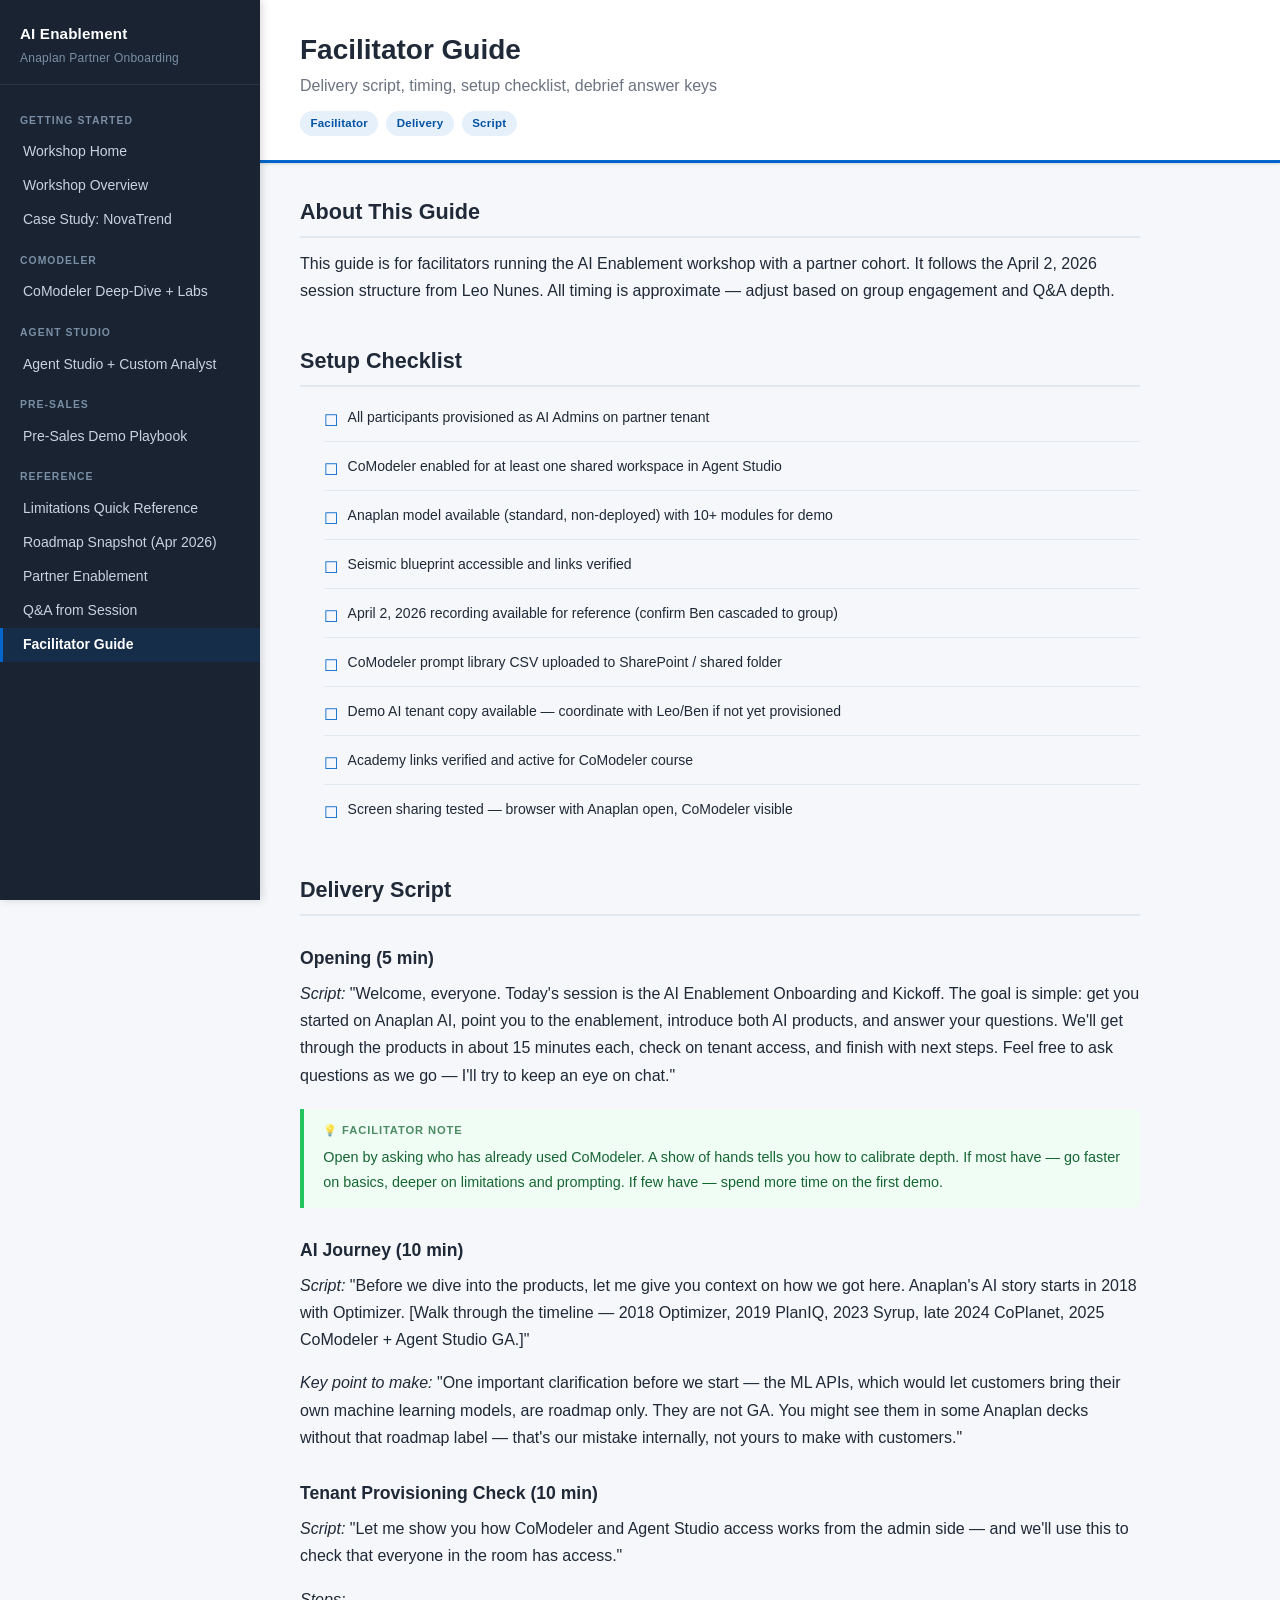
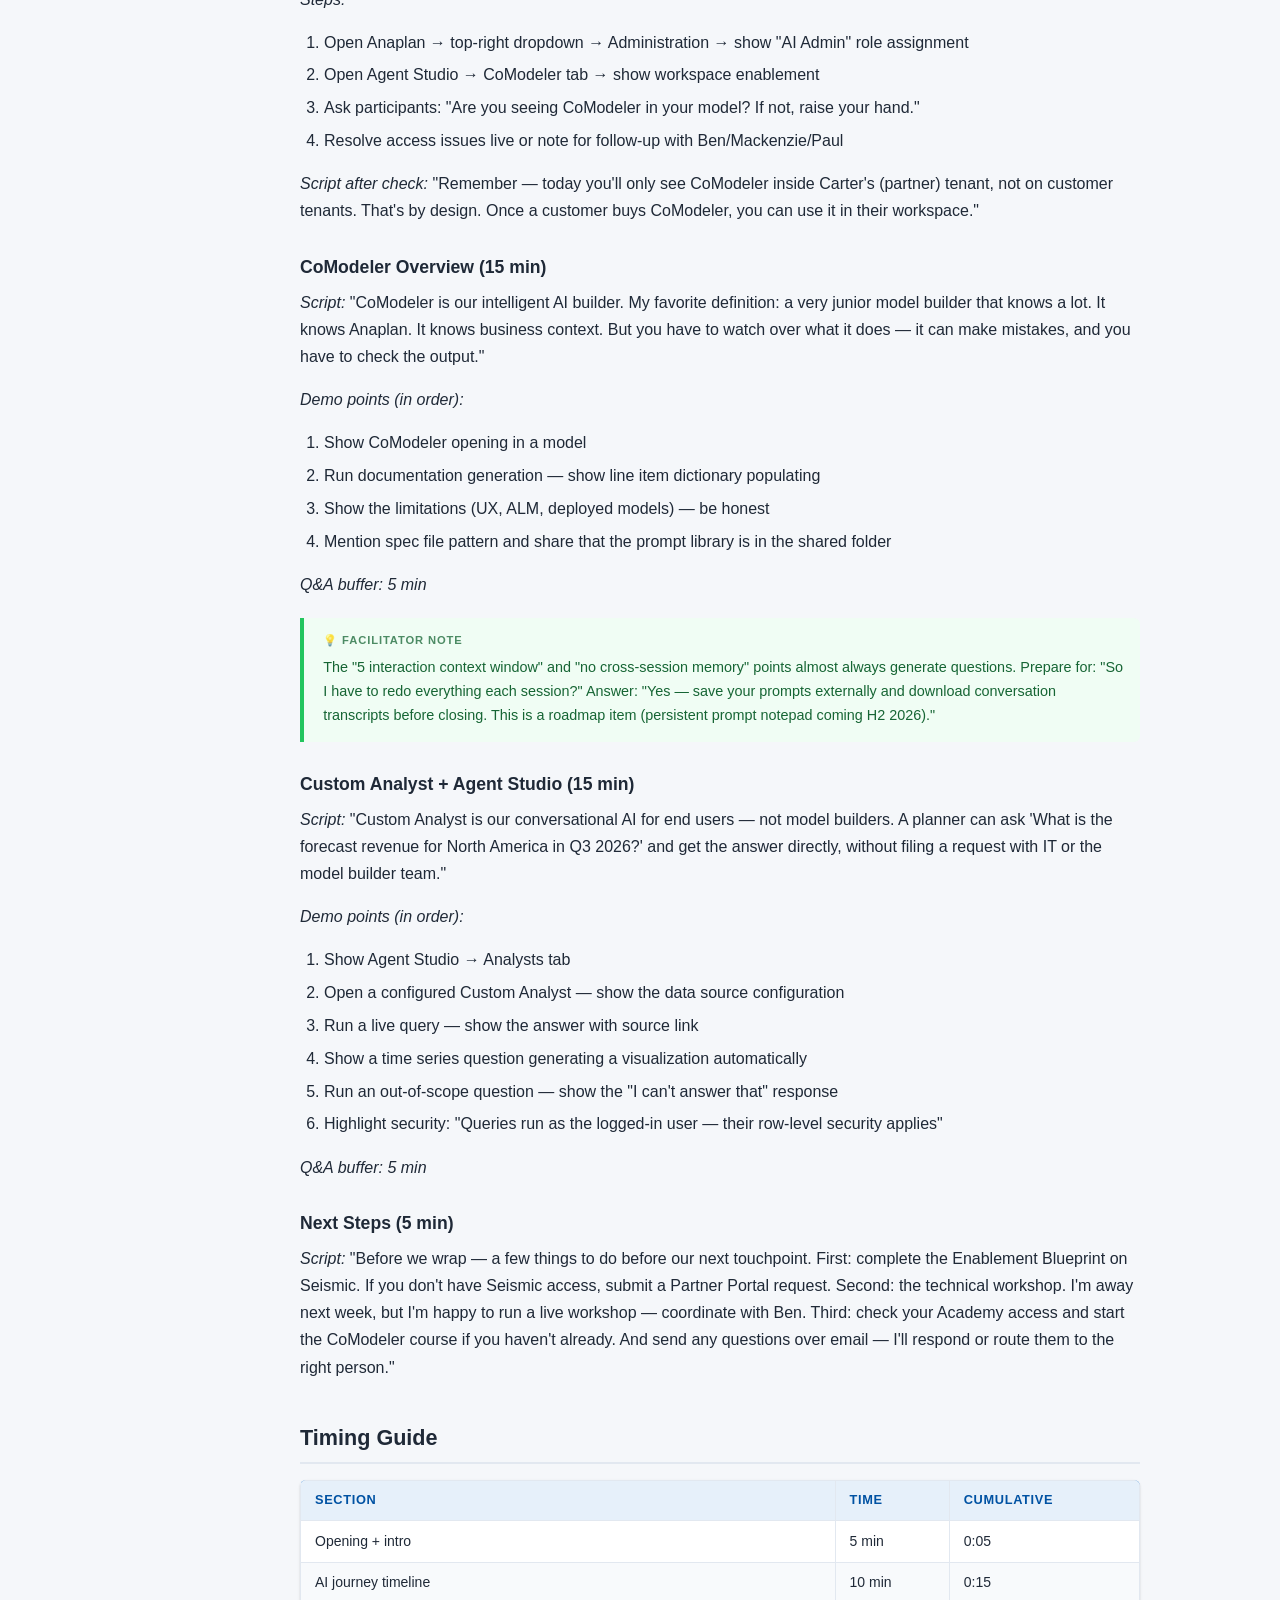
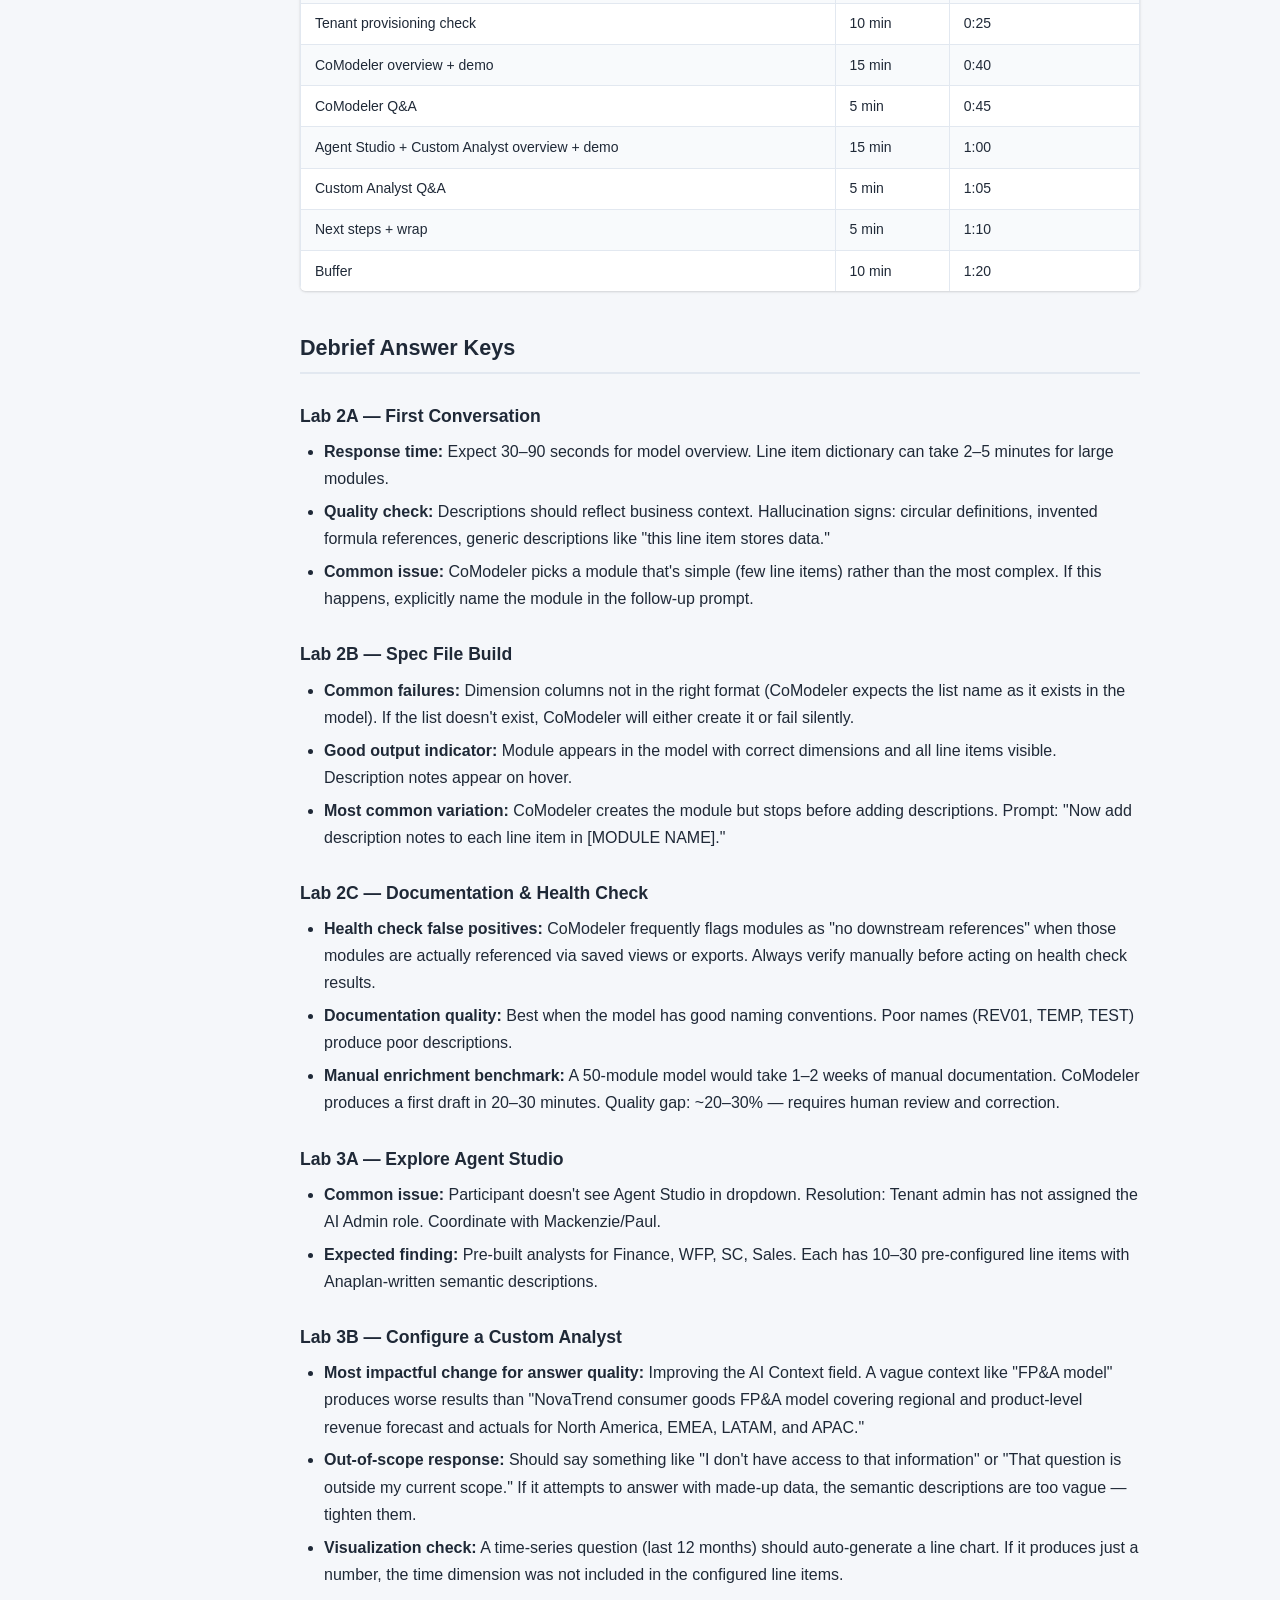
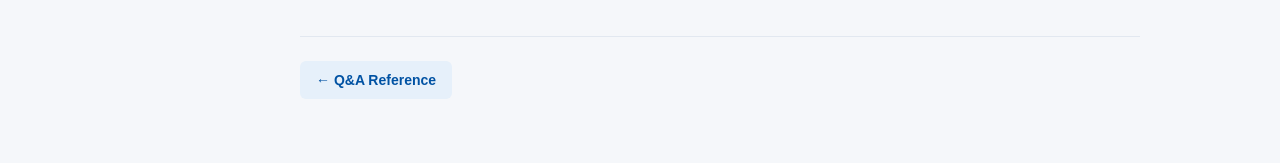
<file: 10-facilitator.html>
<!DOCTYPE html>
<html lang="en">
<head>
  <meta charset="UTF-8">
  <meta name="viewport" content="width=device-width, initial-scale=1.0">
  <title>Facilitator Guide — AI Enablement Lab Guide</title>
  <link rel="stylesheet" href="./css/style.css">
</head>
<body>
  <div class="mobile-header">
    <button id="hamburger">☰</button>
    <span>AI Enablement Lab Guide</span>
  </div>

  <nav class="sidebar">
    <div class="sidebar-header">
      <div class="sidebar-title">AI Enablement</div>
      <div class="sidebar-subtitle">Anaplan Partner Onboarding</div>
    </div>
    <ul class="nav-list">
      <li class="nav-section-title">Getting Started</li>
      <li><a class="nav-link" href="./index.html">Workshop Home</a></li>
      <li><a class="nav-link" href="./01-overview.html">Workshop Overview</a></li>
      <li><a class="nav-link" href="./02-case-study.html">Case Study: NovaTrend</a></li>
      <li class="nav-section-title">CoModeler</li>
      <li><a class="nav-link" href="./03-comodeler.html">CoModeler Deep-Dive + Labs</a></li>
      <li class="nav-section-title">Agent Studio</li>
      <li><a class="nav-link" href="./04-agent-studio.html">Agent Studio + Custom Analyst</a></li>
      <li class="nav-section-title">Pre-Sales</li>
      <li><a class="nav-link" href="./05-presales-demo.html">Pre-Sales Demo Playbook</a></li>
      <li class="nav-section-title">Reference</li>
      <li><a class="nav-link" href="./06-limitations.html">Limitations Quick Reference</a></li>
      <li><a class="nav-link" href="./07-roadmap.html">Roadmap Snapshot (Apr 2026)</a></li>
      <li><a class="nav-link" href="./08-partner-enablement.html">Partner Enablement</a></li>
      <li><a class="nav-link" href="./09-qanda.html">Q&amp;A from Session</a></li>
      <li><a class="nav-link active" href="./10-facilitator.html">Facilitator Guide</a></li>
    </ul>
  </nav>

  <main class="main-content">
    <div class="content-header">
      <h1>Facilitator Guide</h1>
      <p class="subtitle">Delivery script, timing, setup checklist, debrief answer keys</p>
      <div class="badge-row">
        <span class="content-badge">Facilitator</span>
        <span class="content-badge">Delivery</span>
        <span class="content-badge">Script</span>
      </div>
    </div>
    <div class="content-body">

      <h2>About This Guide</h2>
      <p>This guide is for facilitators running the AI Enablement workshop with a partner cohort. It follows the April 2, 2026 session structure from Leo Nunes. All timing is approximate — adjust based on group engagement and Q&amp;A depth.</p>

      <h2>Setup Checklist</h2>
      <ul class="checklist">
        <li>All participants provisioned as AI Admins on partner tenant</li>
        <li>CoModeler enabled for at least one shared workspace in Agent Studio</li>
        <li>Anaplan model available (standard, non-deployed) with 10+ modules for demo</li>
        <li>Seismic blueprint accessible and links verified</li>
        <li>April 2, 2026 recording available for reference (confirm Ben cascaded to group)</li>
        <li>CoModeler prompt library CSV uploaded to SharePoint / shared folder</li>
        <li>Demo AI tenant copy available — coordinate with Leo/Ben if not yet provisioned</li>
        <li>Academy links verified and active for CoModeler course</li>
        <li>Screen sharing tested — browser with Anaplan open, CoModeler visible</li>
      </ul>

      <h2>Delivery Script</h2>

      <h3>Opening (5 min)</h3>
      <p><em>Script:</em> "Welcome, everyone. Today's session is the AI Enablement Onboarding and Kickoff. The goal is simple: get you started on Anaplan AI, point you to the enablement, introduce both AI products, and answer your questions. We'll get through the products in about 15 minutes each, check on tenant access, and finish with next steps. Feel free to ask questions as we go — I'll try to keep an eye on chat."</p>

      <div class="callout-tip">
        <span class="callout-label">💡 Facilitator Note</span>
        <p>Open by asking who has already used CoModeler. A show of hands tells you how to calibrate depth. If most have — go faster on basics, deeper on limitations and prompting. If few have — spend more time on the first demo.</p>
      </div>

      <h3>AI Journey (10 min)</h3>
      <p><em>Script:</em> "Before we dive into the products, let me give you context on how we got here. Anaplan's AI story starts in 2018 with Optimizer. [Walk through the timeline — 2018 Optimizer, 2019 PlanIQ, 2023 Syrup, late 2024 CoPlanet, 2025 CoModeler + Agent Studio GA.]"</p>
      <p><em>Key point to make:</em> "One important clarification before we start — the ML APIs, which would let customers bring their own machine learning models, are roadmap only. They are not GA. You might see them in some Anaplan decks without that roadmap label — that's our mistake internally, not yours to make with customers."</p>

      <h3>Tenant Provisioning Check (10 min)</h3>
      <p><em>Script:</em> "Let me show you how CoModeler and Agent Studio access works from the admin side — and we'll use this to check that everyone in the room has access."</p>
      <p><em>Steps:</em></p>
      <ol>
        <li>Open Anaplan → top-right dropdown → Administration → show "AI Admin" role assignment</li>
        <li>Open Agent Studio → CoModeler tab → show workspace enablement</li>
        <li>Ask participants: "Are you seeing CoModeler in your model? If not, raise your hand."</li>
        <li>Resolve access issues live or note for follow-up with Ben/Mackenzie/Paul</li>
      </ol>
      <p><em>Script after check:</em> "Remember — today you'll only see CoModeler inside Carter's (partner) tenant, not on customer tenants. That's by design. Once a customer buys CoModeler, you can use it in their workspace."</p>

      <h3>CoModeler Overview (15 min)</h3>
      <p><em>Script:</em> "CoModeler is our intelligent AI builder. My favorite definition: a very junior model builder that knows a lot. It knows Anaplan. It knows business context. But you have to watch over what it does — it can make mistakes, and you have to check the output."</p>
      <p><em>Demo points (in order):</em></p>
      <ol>
        <li>Show CoModeler opening in a model</li>
        <li>Run documentation generation — show line item dictionary populating</li>
        <li>Show the limitations (UX, ALM, deployed models) — be honest</li>
        <li>Mention spec file pattern and share that the prompt library is in the shared folder</li>
      </ol>
      <p><em>Q&amp;A buffer: 5 min</em></p>

      <div class="callout-tip">
        <span class="callout-label">💡 Facilitator Note</span>
        <p>The "5 interaction context window" and "no cross-session memory" points almost always generate questions. Prepare for: "So I have to redo everything each session?" Answer: "Yes — save your prompts externally and download conversation transcripts before closing. This is a roadmap item (persistent prompt notepad coming H2 2026)."</p>
      </div>

      <h3>Custom Analyst + Agent Studio (15 min)</h3>
      <p><em>Script:</em> "Custom Analyst is our conversational AI for end users — not model builders. A planner can ask 'What is the forecast revenue for North America in Q3 2026?' and get the answer directly, without filing a request with IT or the model builder team."</p>
      <p><em>Demo points (in order):</em></p>
      <ol>
        <li>Show Agent Studio → Analysts tab</li>
        <li>Open a configured Custom Analyst — show the data source configuration</li>
        <li>Run a live query — show the answer with source link</li>
        <li>Show a time series question generating a visualization automatically</li>
        <li>Run an out-of-scope question — show the "I can't answer that" response</li>
        <li>Highlight security: "Queries run as the logged-in user — their row-level security applies"</li>
      </ol>
      <p><em>Q&amp;A buffer: 5 min</em></p>

      <h3>Next Steps (5 min)</h3>
      <p><em>Script:</em> "Before we wrap — a few things to do before our next touchpoint. First: complete the Enablement Blueprint on Seismic. If you don't have Seismic access, submit a Partner Portal request. Second: the technical workshop. I'm away next week, but I'm happy to run a live workshop — coordinate with Ben. Third: check your Academy access and start the CoModeler course if you haven't already. And send any questions over email — I'll respond or route them to the right person."</p>

      <h2>Timing Guide</h2>
            <div class="table-wrap">
        <table>
          <thead><tr><th>Section</th><th>Time</th><th>Cumulative</th></tr></thead>
          <tbody>
        <tr><td>Opening + intro</td><td>5 min</td><td>0:05</td></tr>
        <tr><td>AI journey timeline</td><td>10 min</td><td>0:15</td></tr>
        <tr><td>Tenant provisioning check</td><td>10 min</td><td>0:25</td></tr>
        <tr><td>CoModeler overview + demo</td><td>15 min</td><td>0:40</td></tr>
        <tr><td>CoModeler Q&A</td><td>5 min</td><td>0:45</td></tr>
        <tr><td>Agent Studio + Custom Analyst overview + demo</td><td>15 min</td><td>1:00</td></tr>
        <tr><td>Custom Analyst Q&A</td><td>5 min</td><td>1:05</td></tr>
        <tr><td>Next steps + wrap</td><td>5 min</td><td>1:10</td></tr>
        <tr><td>Buffer</td><td>10 min</td><td>1:20</td></tr>
          </tbody>
        </table>
      </div>

      <h2>Debrief Answer Keys</h2>

      <h3>Lab 2A — First Conversation</h3>
      <ul>
        <li><strong>Response time:</strong> Expect 30–90 seconds for model overview. Line item dictionary can take 2–5 minutes for large modules.</li>
        <li><strong>Quality check:</strong> Descriptions should reflect business context. Hallucination signs: circular definitions, invented formula references, generic descriptions like "this line item stores data."</li>
        <li><strong>Common issue:</strong> CoModeler picks a module that's simple (few line items) rather than the most complex. If this happens, explicitly name the module in the follow-up prompt.</li>
      </ul>

      <h3>Lab 2B — Spec File Build</h3>
      <ul>
        <li><strong>Common failures:</strong> Dimension columns not in the right format (CoModeler expects the list name as it exists in the model). If the list doesn't exist, CoModeler will either create it or fail silently.</li>
        <li><strong>Good output indicator:</strong> Module appears in the model with correct dimensions and all line items visible. Description notes appear on hover.</li>
        <li><strong>Most common variation:</strong> CoModeler creates the module but stops before adding descriptions. Prompt: "Now add description notes to each line item in [MODULE NAME]."</li>
      </ul>

      <h3>Lab 2C — Documentation &amp; Health Check</h3>
      <ul>
        <li><strong>Health check false positives:</strong> CoModeler frequently flags modules as "no downstream references" when those modules are actually referenced via saved views or exports. Always verify manually before acting on health check results.</li>
        <li><strong>Documentation quality:</strong> Best when the model has good naming conventions. Poor names (REV01, TEMP, TEST) produce poor descriptions.</li>
        <li><strong>Manual enrichment benchmark:</strong> A 50-module model would take 1–2 weeks of manual documentation. CoModeler produces a first draft in 20–30 minutes. Quality gap: ~20–30% — requires human review and correction.</li>
      </ul>

      <h3>Lab 3A — Explore Agent Studio</h3>
      <ul>
        <li><strong>Common issue:</strong> Participant doesn't see Agent Studio in dropdown. Resolution: Tenant admin has not assigned the AI Admin role. Coordinate with Mackenzie/Paul.</li>
        <li><strong>Expected finding:</strong> Pre-built analysts for Finance, WFP, SC, Sales. Each has 10–30 pre-configured line items with Anaplan-written semantic descriptions.</li>
      </ul>

      <h3>Lab 3B — Configure a Custom Analyst</h3>
      <ul>
        <li><strong>Most impactful change for answer quality:</strong> Improving the AI Context field. A vague context like "FP&amp;A model" produces worse results than "NovaTrend consumer goods FP&amp;A model covering regional and product-level revenue forecast and actuals for North America, EMEA, LATAM, and APAC."</li>
        <li><strong>Out-of-scope response:</strong> Should say something like "I don't have access to that information" or "That question is outside my current scope." If it attempts to answer with made-up data, the semantic descriptions are too vague — tighten them.</li>
        <li><strong>Visualization check:</strong> A time-series question (last 12 months) should auto-generate a line chart. If it produces just a number, the time dimension was not included in the configured line items.</li>
      </ul>

      <div class="prevnext-nav">
      <a class="prevnext-prev" href="./09-qanda.html">&larr; Q&amp;A Reference</a>
      <span></span>
      </div>
    </div>
  </main>
  <script src="./js/nav.js"></script>
</body>
</html>
</file>
<file: css/style.css>
/* ============================================================
   T&Q Lab Guide — Main Stylesheet
   Anaplan RPM Apps Workshop
   ============================================================ */

:root {
  --color-primary: #0066CC;
  --color-primary-dark: #0052a3;
  --color-primary-light: #e6f0fa;
  --color-sidebar-bg: #1a2332;
  --color-sidebar-text: #c8d3e0;
  --color-sidebar-heading: #7a8fa6;
  --color-sidebar-active: #0066CC;
  --color-sidebar-hover-bg: #243044;
  --color-bg: #f5f7fa;
  --color-white: #ffffff;
  --color-text: #1f2937;
  --color-text-muted: #6b7280;
  --color-border: #e2e8f0;

  /* Callout colors */
  --color-tip-border: #22c55e;
  --color-tip-bg: #f0fdf4;
  --color-tip-text: #166534;
  --color-warning-border: #f59e0b;
  --color-warning-bg: #fffbeb;
  --color-warning-text: #92400e;
  --color-note-border: #3b82f6;
  --color-note-bg: #eff6ff;
  --color-note-text: #1e40af;
  --color-important-border: #ef4444;
  --color-important-bg: #fef2f2;
  --color-important-text: #991b1b;

  --sidebar-width: 260px;
  --header-height: 52px;
  --font-sans: -apple-system, BlinkMacSystemFont, 'Segoe UI', Roboto, Oxygen, Ubuntu, sans-serif;
  --font-mono: 'SFMono-Regular', Consolas, 'Liberation Mono', Menlo, monospace;
  --radius: 6px;
  --shadow: 0 1px 3px rgba(0,0,0,0.1), 0 1px 2px rgba(0,0,0,0.06);
  --shadow-md: 0 4px 6px -1px rgba(0,0,0,0.1), 0 2px 4px -1px rgba(0,0,0,0.06);
}

/* ============================================================
   Reset & Base
   ============================================================ */

*, *::before, *::after {
  box-sizing: border-box;
  margin: 0;
  padding: 0;
}

html {
  font-size: 16px;
  scroll-behavior: smooth;
}

body {
  font-family: var(--font-sans);
  background: var(--color-bg);
  color: var(--color-text);
  line-height: 1.6;
}

/* ============================================================
   Mobile Header (hidden on desktop)
   ============================================================ */

.mobile-header {
  display: none;
  position: fixed;
  top: 0;
  left: 0;
  right: 0;
  height: var(--header-height);
  background: var(--color-sidebar-bg);
  color: #fff;
  align-items: center;
  padding: 0 1rem;
  gap: 1rem;
  z-index: 200;
  box-shadow: var(--shadow-md);
}

.mobile-header span {
  font-size: 1rem;
  font-weight: 600;
  color: #fff;
}

#hamburger {
  background: none;
  border: none;
  color: #fff;
  font-size: 1.4rem;
  cursor: pointer;
  padding: 4px 8px;
  border-radius: var(--radius);
  transition: background 0.15s;
}

#hamburger:hover {
  background: rgba(255,255,255,0.1);
}

/* ============================================================
   Sidebar
   ============================================================ */

.sidebar {
  position: fixed;
  top: 0;
  left: 0;
  bottom: 0;
  width: var(--sidebar-width);
  background: var(--color-sidebar-bg);
  color: var(--color-sidebar-text);
  overflow-y: auto;
  z-index: 100;
  display: flex;
  flex-direction: column;
  box-shadow: 2px 0 8px rgba(0,0,0,0.15);
}

.sidebar-header {
  padding: 1.5rem 1.25rem 1rem;
  border-bottom: 1px solid rgba(255,255,255,0.08);
  flex-shrink: 0;
}

.sidebar-title {
  font-size: 0.95rem;
  font-weight: 700;
  color: #fff;
  letter-spacing: 0.01em;
  line-height: 1.3;
}

.sidebar-subtitle {
  font-size: 0.75rem;
  color: var(--color-sidebar-heading);
  margin-top: 0.3rem;
  letter-spacing: 0.02em;
}

.nav-list {
  list-style: none;
  padding: 0.75rem 0 2rem;
  flex: 1;
}

.nav-section-title {
  font-size: 0.65rem;
  font-weight: 700;
  text-transform: uppercase;
  letter-spacing: 0.1em;
  color: var(--color-sidebar-heading);
  padding: 1rem 1.25rem 0.35rem;
  cursor: default;
}

.nav-link {
  display: block;
  padding: 0.45rem 1.25rem;
  font-size: 0.875rem;
  color: var(--color-sidebar-text);
  text-decoration: none;
  border-left: 3px solid transparent;
  transition: background 0.15s, color 0.15s, border-color 0.15s;
  line-height: 1.4;
}

.nav-link:hover {
  background: var(--color-sidebar-hover-bg);
  color: #fff;
  border-left-color: rgba(0,102,204,0.5);
}

.nav-link.active {
  background: rgba(0,102,204,0.15);
  color: #fff;
  border-left-color: var(--color-primary);
  font-weight: 600;
}

/* ============================================================
   Main Content
   ============================================================ */

.main-content {
  margin-left: var(--sidebar-width);
  min-height: 100vh;
  background: var(--color-bg);
}

.content-header {
  background: var(--color-white);
  border-bottom: 3px solid var(--color-primary);
  padding: 2rem 2.5rem 1.5rem;
  box-shadow: var(--shadow);
}

.content-header h1 {
  font-size: 1.75rem;
  font-weight: 700;
  color: var(--color-text);
  line-height: 1.25;
}

.content-header .subtitle {
  font-size: 1rem;
  color: var(--color-text-muted);
  margin-top: 0.4rem;
}

.content-header .badge-row {
  display: flex;
  gap: 0.5rem;
  flex-wrap: wrap;
  margin-top: 0.75rem;
}

.content-badge {
  display: inline-block;
  padding: 0.2rem 0.65rem;
  font-size: 0.72rem;
  font-weight: 600;
  border-radius: 999px;
  background: var(--color-primary-light);
  color: var(--color-primary-dark);
  letter-spacing: 0.02em;
}

.content-body {
  padding: 2rem 2.5rem 4rem;
  max-width: 920px;
}

/* ============================================================
   Typography
   ============================================================ */

.content-body h2 {
  font-size: 1.35rem;
  font-weight: 700;
  color: var(--color-text);
  margin: 2.5rem 0 0.75rem;
  padding-bottom: 0.4rem;
  border-bottom: 2px solid var(--color-border);
}

.content-body h2:first-child {
  margin-top: 0;
}

.content-body h3 {
  font-size: 1.1rem;
  font-weight: 600;
  color: var(--color-text);
  margin: 1.75rem 0 0.5rem;
}

.content-body h4 {
  font-size: 0.95rem;
  font-weight: 600;
  color: var(--color-text);
  margin: 1.25rem 0 0.35rem;
  text-transform: uppercase;
  letter-spacing: 0.04em;
  color: var(--color-primary-dark);
}

.content-body p {
  margin: 0 0 1rem;
  line-height: 1.7;
}

.content-body ul, .content-body ol {
  margin: 0 0 1rem 1.5rem;
  line-height: 1.7;
}

.content-body li {
  margin-bottom: 0.35rem;
}

.content-body strong {
  font-weight: 600;
}

/* ============================================================
   Step Badges
   ============================================================ */

.step {
  display: flex;
  gap: 1rem;
  align-items: flex-start;
  margin: 1.5rem 0;
}

.step-badge {
  display: inline-flex;
  align-items: center;
  justify-content: center;
  width: 2rem;
  height: 2rem;
  min-width: 2rem;
  background: var(--color-primary);
  color: #fff;
  font-size: 0.85rem;
  font-weight: 700;
  border-radius: 50%;
  box-shadow: var(--shadow);
  flex-shrink: 0;
  margin-top: 0.15rem;
}

.step-content {
  flex: 1;
}

.step-content h3 {
  margin-top: 0;
  margin-bottom: 0.35rem;
}

/* ============================================================
   Callout Boxes
   ============================================================ */

.callout-tip,
.callout-warning,
.callout-note,
.callout-important {
  margin: 1.25rem 0;
  padding: 0.85rem 1rem 0.85rem 1.2rem;
  border-radius: 0 var(--radius) var(--radius) 0;
  border-left: 4px solid;
  position: relative;
}

.callout-tip {
  background: var(--color-tip-bg);
  border-left-color: var(--color-tip-border);
  color: var(--color-tip-text);
}

.callout-warning {
  background: var(--color-warning-bg);
  border-left-color: var(--color-warning-border);
  color: var(--color-warning-text);
}

.callout-note {
  background: var(--color-note-bg);
  border-left-color: var(--color-note-border);
  color: var(--color-note-text);
}

.callout-important {
  background: var(--color-important-bg);
  border-left-color: var(--color-important-border);
  color: var(--color-important-text);
}

.callout-tip .callout-label,
.callout-warning .callout-label,
.callout-note .callout-label,
.callout-important .callout-label {
  font-size: 0.7rem;
  font-weight: 700;
  text-transform: uppercase;
  letter-spacing: 0.08em;
  display: block;
  margin-bottom: 0.3rem;
  opacity: 0.75;
}

.callout-tip p, .callout-warning p, .callout-note p, .callout-important p {
  margin: 0;
  font-size: 0.9rem;
}

.callout-tip ul, .callout-warning ul, .callout-note ul, .callout-important ul {
  margin: 0.35rem 0 0 1.25rem;
  font-size: 0.9rem;
}

/* ============================================================
   Screenshot Placeholders
   ============================================================ */

.screenshot-placeholder {
  min-height: 200px;
  border: 2px dashed var(--color-border);
  background: #f8fafc;
  border-radius: var(--radius);
  display: flex;
  flex-direction: column;
  align-items: center;
  justify-content: center;
  margin: 1.25rem 0;
  padding: 2rem;
  text-align: center;
  color: var(--color-text-muted);
}

.screenshot-placeholder .ss-icon {
  font-size: 2rem;
  margin-bottom: 0.5rem;
  opacity: 0.4;
}

.screenshot-placeholder .ss-label {
  font-style: italic;
  font-size: 0.875rem;
  font-weight: 500;
}

.screenshot-placeholder .ss-desc {
  font-size: 0.78rem;
  margin-top: 0.25rem;
  opacity: 0.7;
}

/* ============================================================
   Tables
   ============================================================ */

.table-wrap {
  overflow-x: auto;
  margin: 1.25rem 0;
  border-radius: var(--radius);
  box-shadow: var(--shadow);
}

table {
  width: 100%;
  border-collapse: collapse;
  background: var(--color-white);
  font-size: 0.875rem;
}

thead {
  background: var(--color-primary);
  color: #fff;
}

thead th {
  padding: 0.65rem 1rem;
  text-align: left;
  font-weight: 600;
  font-size: 0.8rem;
  text-transform: uppercase;
  letter-spacing: 0.05em;
}

tbody tr:nth-child(even) {
  background: #f8fafc;
}

tbody tr:hover {
  background: var(--color-primary-light);
}

tbody td {
  padding: 0.6rem 1rem;
  border-bottom: 1px solid var(--color-border);
  vertical-align: top;
  line-height: 1.5;
}

tbody tr:last-child td {
  border-bottom: none;
}

/* ============================================================
   Code
   ============================================================ */

code {
  font-family: var(--font-mono);
  font-size: 0.85em;
  background: #f1f5f9;
  color: #c7254e;
  padding: 0.15em 0.4em;
  border-radius: 3px;
  border: 1px solid #e2e8f0;
}

pre {
  font-family: var(--font-mono);
  font-size: 0.85rem;
  background: #1e293b;
  color: #e2e8f0;
  padding: 1.25rem 1.5rem;
  border-radius: var(--radius);
  overflow-x: auto;
  margin: 1rem 0;
  line-height: 1.6;
  box-shadow: var(--shadow);
}

pre code {
  background: none;
  color: inherit;
  padding: 0;
  border: none;
  font-size: inherit;
}

/* ============================================================
   SPM Pillar Cards
   ============================================================ */

.pillar-grid {
  display: grid;
  grid-template-columns: repeat(auto-fit, minmax(250px, 1fr));
  gap: 1rem;
  margin: 1.25rem 0;
}

.pillar-card {
  background: var(--color-white);
  border: 1px solid var(--color-border);
  border-radius: var(--radius);
  padding: 1.1rem 1.25rem;
  box-shadow: var(--shadow);
  transition: box-shadow 0.2s, transform 0.2s;
  position: relative;
}

.pillar-card:hover {
  box-shadow: var(--shadow-md);
  transform: translateY(-2px);
}

.pillar-card.featured {
  border-top: 3px solid var(--color-primary);
}

.pillar-number {
  display: inline-flex;
  align-items: center;
  justify-content: center;
  width: 1.6rem;
  height: 1.6rem;
  background: var(--color-primary);
  color: #fff;
  font-size: 0.75rem;
  font-weight: 700;
  border-radius: 50%;
  margin-bottom: 0.6rem;
}

.pillar-card h3 {
  margin: 0 0 0.35rem;
  font-size: 0.95rem;
  color: var(--color-text);
}

.pillar-card p {
  margin: 0;
  font-size: 0.83rem;
  color: var(--color-text-muted);
  line-height: 1.5;
}

.pillar-card .pillar-tag {
  display: inline-block;
  font-size: 0.65rem;
  font-weight: 700;
  padding: 0.15rem 0.5rem;
  border-radius: 999px;
  background: var(--color-primary-light);
  color: var(--color-primary-dark);
  margin-top: 0.5rem;
  text-transform: uppercase;
  letter-spacing: 0.05em;
}

/* ============================================================
   Configurator Page Sections
   ============================================================ */

.config-section {
  background: var(--color-white);
  border: 1px solid var(--color-border);
  border-radius: var(--radius);
  padding: 1.5rem;
  margin: 1.25rem 0;
  box-shadow: var(--shadow);
}

.config-section-header {
  display: flex;
  align-items: center;
  gap: 0.75rem;
  margin-bottom: 1rem;
  padding-bottom: 0.75rem;
  border-bottom: 1px solid var(--color-border);
}

.config-section-num {
  display: inline-flex;
  align-items: center;
  justify-content: center;
  width: 2.2rem;
  height: 2.2rem;
  min-width: 2.2rem;
  background: var(--color-primary);
  color: #fff;
  font-size: 0.9rem;
  font-weight: 700;
  border-radius: var(--radius);
  box-shadow: var(--shadow);
}

.config-section-title {
  font-size: 1.05rem;
  font-weight: 700;
  color: var(--color-text);
}

.config-section-star {
  color: #f59e0b;
  font-size: 1.1rem;
}

/* ============================================================
   Agenda / Schedule
   ============================================================ */

.agenda-table td:first-child {
  font-weight: 600;
  white-space: nowrap;
  color: var(--color-primary-dark);
}

.agenda-table td:nth-child(2) {
  color: var(--color-text-muted);
  font-size: 0.82rem;
  white-space: nowrap;
}

/* ============================================================
   Checklist
   ============================================================ */

.checklist {
  list-style: none;
  margin: 0 0 1rem;
  padding: 0;
}

.checklist li {
  display: flex;
  align-items: flex-start;
  gap: 0.6rem;
  padding: 0.45rem 0;
  border-bottom: 1px solid var(--color-border);
  font-size: 0.875rem;
}

.checklist li:last-child {
  border-bottom: none;
}

.checklist li::before {
  content: '☐';
  font-size: 1rem;
  color: var(--color-primary);
  flex-shrink: 0;
  margin-top: 0.05rem;
}

/* ============================================================
   Utility
   ============================================================ */

.star {
  color: #f59e0b;
}

.text-muted {
  color: var(--color-text-muted);
  font-size: 0.875rem;
}

.divider {
  border: none;
  border-top: 1px solid var(--color-border);
  margin: 2rem 0;
}

.two-col {
  display: grid;
  grid-template-columns: 1fr 1fr;
  gap: 1.25rem;
  margin: 1rem 0;
}

.card {
  background: var(--color-white);
  border: 1px solid var(--color-border);
  border-radius: var(--radius);
  padding: 1.25rem;
  box-shadow: var(--shadow);
}

.card h3 {
  margin-top: 0;
  font-size: 0.95rem;
  color: var(--color-primary-dark);
  border-bottom: 1px solid var(--color-border);
  padding-bottom: 0.5rem;
  margin-bottom: 0.75rem;
}

/* ============================================================
   Index / Landing page
   ============================================================ */

.index-hero {
  background: linear-gradient(135deg, #0052a3 0%, #0066CC 60%, #1a90e0 100%);
  color: #fff;
  padding: 3rem 2.5rem;
  border-bottom: 4px solid var(--color-primary-dark);
}

.index-hero h1 {
  font-size: 2rem;
  font-weight: 800;
  line-height: 1.2;
  margin-bottom: 0.5rem;
}

.index-hero p {
  font-size: 1.05rem;
  opacity: 0.9;
  margin: 0;
}

.index-nav-grid {
  display: grid;
  grid-template-columns: repeat(auto-fit, minmax(200px, 1fr));
  gap: 1rem;
  margin: 1.5rem 0;
}

.index-nav-card {
  background: var(--color-white);
  border: 1px solid var(--color-border);
  border-radius: var(--radius);
  padding: 1.1rem;
  text-decoration: none;
  color: var(--color-text);
  box-shadow: var(--shadow);
  transition: box-shadow 0.2s, transform 0.2s, border-color 0.2s;
  display: block;
}

.index-nav-card:hover {
  box-shadow: var(--shadow-md);
  transform: translateY(-2px);
  border-color: var(--color-primary);
  color: var(--color-text);
  text-decoration: none;
}

.index-nav-card .inc-num {
  font-size: 0.68rem;
  font-weight: 700;
  text-transform: uppercase;
  letter-spacing: 0.08em;
  color: var(--color-primary);
  margin-bottom: 0.3rem;
}

.index-nav-card .inc-title {
  font-size: 0.92rem;
  font-weight: 600;
  line-height: 1.35;
}

.index-nav-card .inc-desc {
  font-size: 0.78rem;
  color: var(--color-text-muted);
  margin-top: 0.3rem;
  line-height: 1.4;
}

/* ============================================================
   Mobile / Responsive
   ============================================================ */

@media (max-width: 768px) {
  .mobile-header {
    display: flex;
  }

  .sidebar {
    transform: translateX(-100%);
    transition: transform 0.25s ease;
    top: var(--header-height);
    z-index: 150;
  }

  .sidebar.open {
    transform: translateX(0);
    box-shadow: 4px 0 20px rgba(0,0,0,0.3);
  }

  .main-content {
    margin-left: 0;
    padding-top: var(--header-height);
  }

  .content-header {
    padding: 1.25rem 1rem 1rem;
  }

  .content-header h1 {
    font-size: 1.35rem;
  }

  .content-body {
    padding: 1.25rem 1rem 3rem;
  }

  .two-col {
    grid-template-columns: 1fr;
  }

  .pillar-grid {
    grid-template-columns: 1fr;
  }

  .index-hero {
    padding: 2rem 1rem;
  }

  .index-hero h1 {
    font-size: 1.5rem;
  }

  .index-nav-grid {
    grid-template-columns: 1fr 1fr;
  }
}

@media (max-width: 480px) {
  .index-nav-grid {
    grid-template-columns: 1fr;
  }
}

/* ============================================================
   Language Switcher
   ============================================================ */

.lang-switcher {
  padding: 0.75rem 1rem;
  border-top: 1px solid rgba(255,255,255,0.08);
  margin-top: auto;
}

.lang-switcher-label {
  font-size: 0.65rem;
  text-transform: uppercase;
  letter-spacing: 0.08em;
  color: var(--color-sidebar-heading);
  margin-bottom: 0.4rem;
  display: block;
}

.lang-select {
  width: 100%;
  background: rgba(255,255,255,0.07);
  border: 1px solid rgba(255,255,255,0.12);
  color: var(--color-sidebar-text);
  border-radius: var(--radius);
  padding: 0.4rem 0.6rem;
  font-size: 0.82rem;
  cursor: pointer;
  appearance: none;
  -webkit-appearance: none;
  background-image: url("data:image/svg+xml,%3Csvg xmlns='http://www.w3.org/2000/svg' width='12' height='12' viewBox='0 0 24 24' fill='none' stroke='%237a8fa6' stroke-width='2'%3E%3Cpolyline points='6 9 12 15 18 9'/%3E%3C/svg%3E");
  background-repeat: no-repeat;
  background-position: right 0.6rem center;
  padding-right: 2rem;
  transition: border-color 0.15s, background-color 0.15s;
}

.lang-select:hover,
.lang-select:focus {
  border-color: var(--color-primary);
  background-color: rgba(255,255,255,0.1);
  outline: none;
}

.lang-select option {
  background: #1a2332;
  color: #c8d3e0;
}

.lang-badge {
  display: inline-block;
  font-size: 0.7rem;
  padding: 1px 5px;
  border-radius: 3px;
  background: rgba(0,102,204,0.3);
  color: #7eb8f7;
  margin-left: 4px;
  vertical-align: middle;
}

/* ============================================================
   Tell-Show-Do Framework Styles
   ============================================================ */

.tsd-banner {
  display: flex;
  gap: 0;
  border: 1px solid var(--color-border);
  border-radius: var(--radius);
  overflow: hidden;
  margin: 1.5rem 0;
}

.tsd-step {
  flex: 1;
  padding: 1rem 1.25rem;
  display: flex;
  flex-direction: column;
  gap: 0.25rem;
}

.tsd-step-tell {
  background: #eff6ff;
  border-right: 1px solid var(--color-border);
}

.tsd-step-show {
  background: #fdf4ff;
  border-right: 1px solid var(--color-border);
}

.tsd-step-do {
  background: #f0fdf4;
}

.tsd-step-label {
  font-size: 0.7rem;
  font-weight: 700;
  text-transform: uppercase;
  letter-spacing: 0.1em;
}

.tsd-step-tell .tsd-step-label { color: #1e40af; }
.tsd-step-show .tsd-step-label { color: #7e22ce; }
.tsd-step-do .tsd-step-label { color: #166534; }

.tsd-step-heading {
  font-size: 0.95rem;
  font-weight: 600;
  color: var(--color-text);
}

.tsd-step-desc {
  font-size: 0.82rem;
  color: var(--color-text-muted);
  line-height: 1.4;
}

.callout-do {
  background: #f0fdf4;
  border-left: 4px solid #22c55e;
  border-radius: 0 var(--radius) var(--radius) 0;
  padding: 1rem 1.25rem;
  margin: 1.5rem 0;
}

.callout-do .callout-label {
  display: block;
  font-size: 0.72rem;
  font-weight: 700;
  text-transform: uppercase;
  letter-spacing: 0.08em;
  color: #166534;
  margin-bottom: 0.4rem;
}

.callout-do p, .callout-do ul {
  font-size: 0.9rem;
  color: #14532d;
}

.callout-do ul {
  padding-left: 1.25rem;
  margin-top: 0.5rem;
}

.callout-do ul li {
  margin-bottom: 0.3rem;
}

.callout-show {
  background: #fdf4ff;
  border-left: 4px solid #a855f7;
  border-radius: 0 var(--radius) var(--radius) 0;
  padding: 1rem 1.25rem;
  margin: 1.5rem 0;
}

.callout-show .callout-label {
  display: block;
  font-size: 0.72rem;
  font-weight: 700;
  text-transform: uppercase;
  letter-spacing: 0.08em;
  color: #7e22ce;
  margin-bottom: 0.4rem;
}

.callout-show p {
  font-size: 0.9rem;
  color: #581c87;
}

@media (max-width: 600px) {
  .tsd-banner {
    flex-direction: column;
  }
  .tsd-step-tell, .tsd-step-show {
    border-right: none;
    border-bottom: 1px solid var(--color-border);
  }
}

/* ============================================================
   Inter-App Data Flow Diagram
   ============================================================ */

.flow-diagram {
  display: flex;
  align-items: center;
  gap: 0;
  margin: 1.5rem 0;
  overflow-x: auto;
}

.flow-node {
  flex: 1;
  min-width: 160px;
  padding: 1.25rem 1rem;
  border-radius: var(--radius);
  text-align: center;
  border: 2px solid transparent;
}

.flow-node-seg {
  background: #fdf4ff;
  border-color: #a855f7;
}

.flow-node-tq {
  background: #eff6ff;
  border-color: #3b82f6;
}

.flow-node-cap {
  background: #f0fdf4;
  border-color: #22c55e;
}

.flow-node-icon {
  font-size: 1.8rem;
  margin-bottom: 0.4rem;
}

.flow-node-label {
  font-size: 0.85rem;
  font-weight: 700;
  color: var(--color-text);
  margin-bottom: 0.4rem;
}

.flow-node-desc {
  font-size: 0.75rem;
  color: var(--color-text-muted);
  line-height: 1.4;
}

.flow-arrow {
  display: flex;
  flex-direction: column;
  align-items: center;
  padding: 0 0.5rem;
  min-width: 80px;
}

.flow-arrow-line {
  width: 100%;
  height: 2px;
  background: var(--color-border);
  position: relative;
}

.flow-arrow-line::after {
  content: '▶';
  position: absolute;
  right: -6px;
  top: -9px;
  font-size: 0.8rem;
  color: var(--color-text-muted);
}

.flow-arrow-label {
  font-size: 0.68rem;
  color: var(--color-text-muted);
  text-align: center;
  margin-top: 0.4rem;
  line-height: 1.3;
}

@media (max-width: 700px) {
  .flow-diagram {
    flex-direction: column;
  }
  .flow-arrow {
    transform: rotate(90deg);
    min-width: 60px;
  }
}

/* ============================================================
   Configure vs. Extend Decision Tree
   ============================================================ */

.decision-tree {
  background: #f8fafc;
  border: 1px solid var(--color-border);
  border-radius: var(--radius);
  padding: 1.5rem;
  margin: 1.5rem 0;
}

.dt-question {
  background: #fff;
  border: 1px solid #94a3b8;
  border-radius: var(--radius);
  padding: 0.6rem 1rem;
  font-size: 0.88rem;
  font-weight: 600;
  color: var(--color-text);
  margin-bottom: 0.75rem;
  display: inline-block;
}

.dt-branches {
  padding-left: 1.5rem;
  border-left: 2px solid var(--color-border);
  margin-left: 0.5rem;
  display: flex;
  flex-direction: column;
  gap: 0.75rem;
}

.dt-branch {
  display: flex;
  flex-direction: column;
  gap: 0.5rem;
}

.dt-branch-label {
  font-size: 0.72rem;
  font-weight: 700;
  text-transform: uppercase;
  letter-spacing: 0.08em;
  padding: 0.2rem 0.6rem;
  border-radius: 20px;
  display: inline-block;
  width: fit-content;
}

.dt-yes {
  background: #dcfce7;
  color: #166534;
}

.dt-no {
  background: #fee2e2;
  color: #991b1b;
}

.dt-answer {
  font-size: 0.85rem;
  padding: 0.5rem 0.75rem;
  border-radius: var(--radius);
  border-left: 3px solid transparent;
}

.dt-configure {
  background: #f0fdf4;
  border-color: #22c55e;
  color: #14532d;
}

.dt-extend {
  background: #fffbeb;
  border-color: #f59e0b;
  color: #78350f;
}

.dt-branch-content {
  padding-left: 0.75rem;
}

/* ============================================================
   Mini-Lab Styles
   ============================================================ */

.mini-lab {
  border: 2px solid #0066cc;
  border-radius: 8px;
  margin: 2rem 0;
  overflow: hidden;
}

.mini-lab-header {
  background: #0066cc;
  color: #fff;
  padding: 0.75rem 1.25rem;
  display: flex;
  align-items: center;
  gap: 0.75rem;
}

.mini-lab-number {
  background: rgba(255,255,255,0.2);
  border-radius: 50%;
  width: 28px;
  height: 28px;
  display: flex;
  align-items: center;
  justify-content: center;
  font-size: 0.8rem;
  font-weight: 700;
  flex-shrink: 0;
}

.mini-lab-title {
  font-size: 0.95rem;
  font-weight: 700;
  flex: 1;
}

.mini-lab-duration {
  font-size: 0.75rem;
  opacity: 0.85;
  white-space: nowrap;
}

.mini-lab-body {
  padding: 1.25rem;
  background: #fff;
}

.mini-lab-objective {
  background: #eff6ff;
  border-left: 3px solid #0066cc;
  padding: 0.6rem 1rem;
  font-size: 0.88rem;
  color: #1e40af;
  border-radius: 0 4px 4px 0;
  margin-bottom: 1rem;
}

.mini-lab-objective strong {
  display: block;
  font-size: 0.7rem;
  text-transform: uppercase;
  letter-spacing: 0.08em;
  margin-bottom: 0.2rem;
  opacity: 0.75;
}

.mini-lab-steps {
  list-style: none;
  padding: 0;
  margin: 0.75rem 0;
}

.mini-lab-steps li {
  display: flex;
  gap: 0.75rem;
  padding: 0.5rem 0;
  border-bottom: 1px solid #f0f4f8;
  font-size: 0.9rem;
  align-items: flex-start;
}

.mini-lab-steps li:last-child {
  border-bottom: none;
}

.mini-lab-step-num {
  background: #e0e7ff;
  color: #3730a3;
  border-radius: 50%;
  width: 22px;
  height: 22px;
  display: flex;
  align-items: center;
  justify-content: center;
  font-size: 0.72rem;
  font-weight: 700;
  flex-shrink: 0;
  margin-top: 1px;
}

.mini-lab-completion {
  background: #f8fafc;
  border-top: 1px solid var(--color-border);
  padding: 1rem 1.25rem;
}

.mini-lab-completion-label {
  font-size: 0.72rem;
  font-weight: 700;
  text-transform: uppercase;
  letter-spacing: 0.08em;
  color: #166534;
  margin-bottom: 0.6rem;
  display: flex;
  align-items: center;
  gap: 0.4rem;
}

.mini-lab-nav {
  display: flex;
  justify-content: flex-end;
  margin-top: 0.75rem;
}

.mini-lab-next {
  background: #0066cc;
  color: #fff;
  border: none;
  padding: 0.4rem 1rem;
  border-radius: 4px;
  font-size: 0.82rem;
  font-weight: 600;
  cursor: pointer;
  text-decoration: none;
  display: inline-block;
}

.mini-lab-next:hover {
  background: #0052a3;
  color: #fff;
}

/* ============================================================
   AI Enablement Workshop — Additional Styles
   ============================================================ */

/* Module Grid (landing page) */
.module-grid {
  display: grid;
  grid-template-columns: repeat(auto-fill, minmax(220px, 1fr));
  gap: 1rem;
  margin: 1.5rem 0;
}

.module-card {
  display: flex;
  flex-direction: column;
  gap: 0.4rem;
  padding: 1.25rem;
  background: var(--color-white);
  border: 1px solid var(--color-border);
  border-radius: var(--radius);
  text-decoration: none;
  color: var(--color-text);
  transition: border-color 0.15s, box-shadow 0.15s;
  box-shadow: var(--shadow);
}

.module-card:hover {
  border-color: var(--color-primary);
  box-shadow: var(--shadow-md);
}

.module-icon {
  font-size: 1.5rem;
  margin-bottom: 0.25rem;
}

.module-name {
  font-size: 0.95rem;
  font-weight: 700;
  color: var(--color-text);
}

.module-desc {
  font-size: 0.8rem;
  color: var(--color-text-muted);
  line-height: 1.4;
}

/* Prev/Next navigation */
.prevnext-nav {
  display: flex;
  justify-content: space-between;
  align-items: center;
  margin-top: 3rem;
  padding-top: 1.5rem;
  border-top: 1px solid var(--color-border);
  gap: 1rem;
}

.prevnext-prev,
.prevnext-next {
  display: inline-block;
  padding: 0.5rem 1rem;
  background: var(--color-primary-light);
  color: var(--color-primary-dark);
  border-radius: var(--radius);
  text-decoration: none;
  font-size: 0.875rem;
  font-weight: 600;
  transition: background 0.15s;
}

.prevnext-prev:hover,
.prevnext-next:hover {
  background: #cce0f5;
}

/* Screenshots */
.screenshot-wrap {
  margin: 1.5rem 0;
  border: 1px solid var(--color-border);
  border-radius: var(--radius);
  overflow: hidden;
  box-shadow: var(--shadow);
}

.screenshot {
  display: block;
  width: 100%;
  height: auto;
}

.screenshot-caption {
  padding: 0.5rem 0.75rem;
  font-size: 0.78rem;
  color: var(--color-text-muted);
  background: #f8fafc;
  border-top: 1px solid var(--color-border);
  margin: 0;
}

/* TSD step colors (icon helpers) */
.tsd-tell { color: #1e40af; }
.tsd-show { color: #7e22ce; }
.tsd-do   { color: #166534; }

/* Table wrap */
.table-wrap {
  overflow-x: auto;
  margin: 1rem 0;
}

.table-wrap table,
.content-body table {
  width: 100%;
  border-collapse: collapse;
  font-size: 0.875rem;
}

.table-wrap th,
.table-wrap td,
.content-body th,
.content-body td {
  padding: 0.6rem 0.875rem;
  text-align: left;
  border: 1px solid var(--color-border);
}

.table-wrap th,
.content-body th {
  background: var(--color-primary-light);
  color: var(--color-primary-dark);
  font-weight: 700;
  font-size: 0.8rem;
}

.table-wrap tr:nth-child(even) td,
.content-body tr:nth-child(even) td {
  background: #f8fafc;
}
</file>
